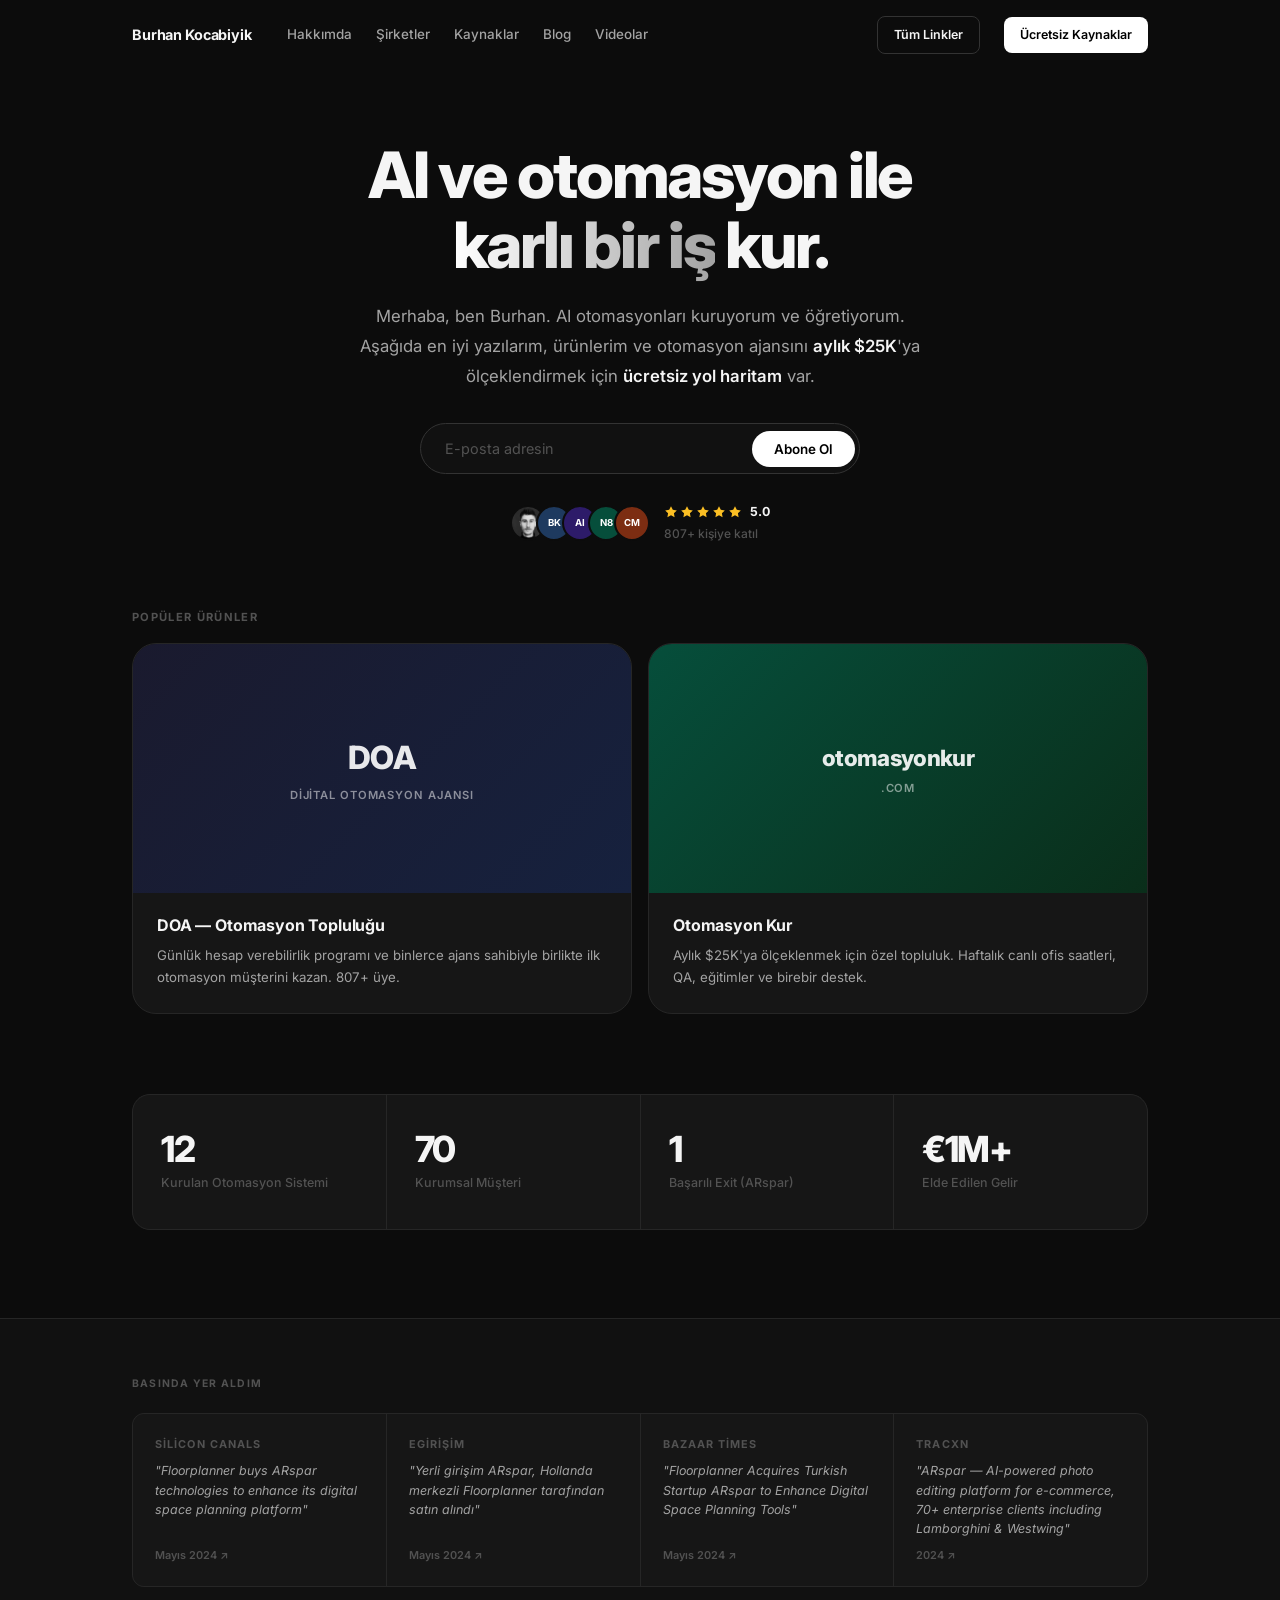
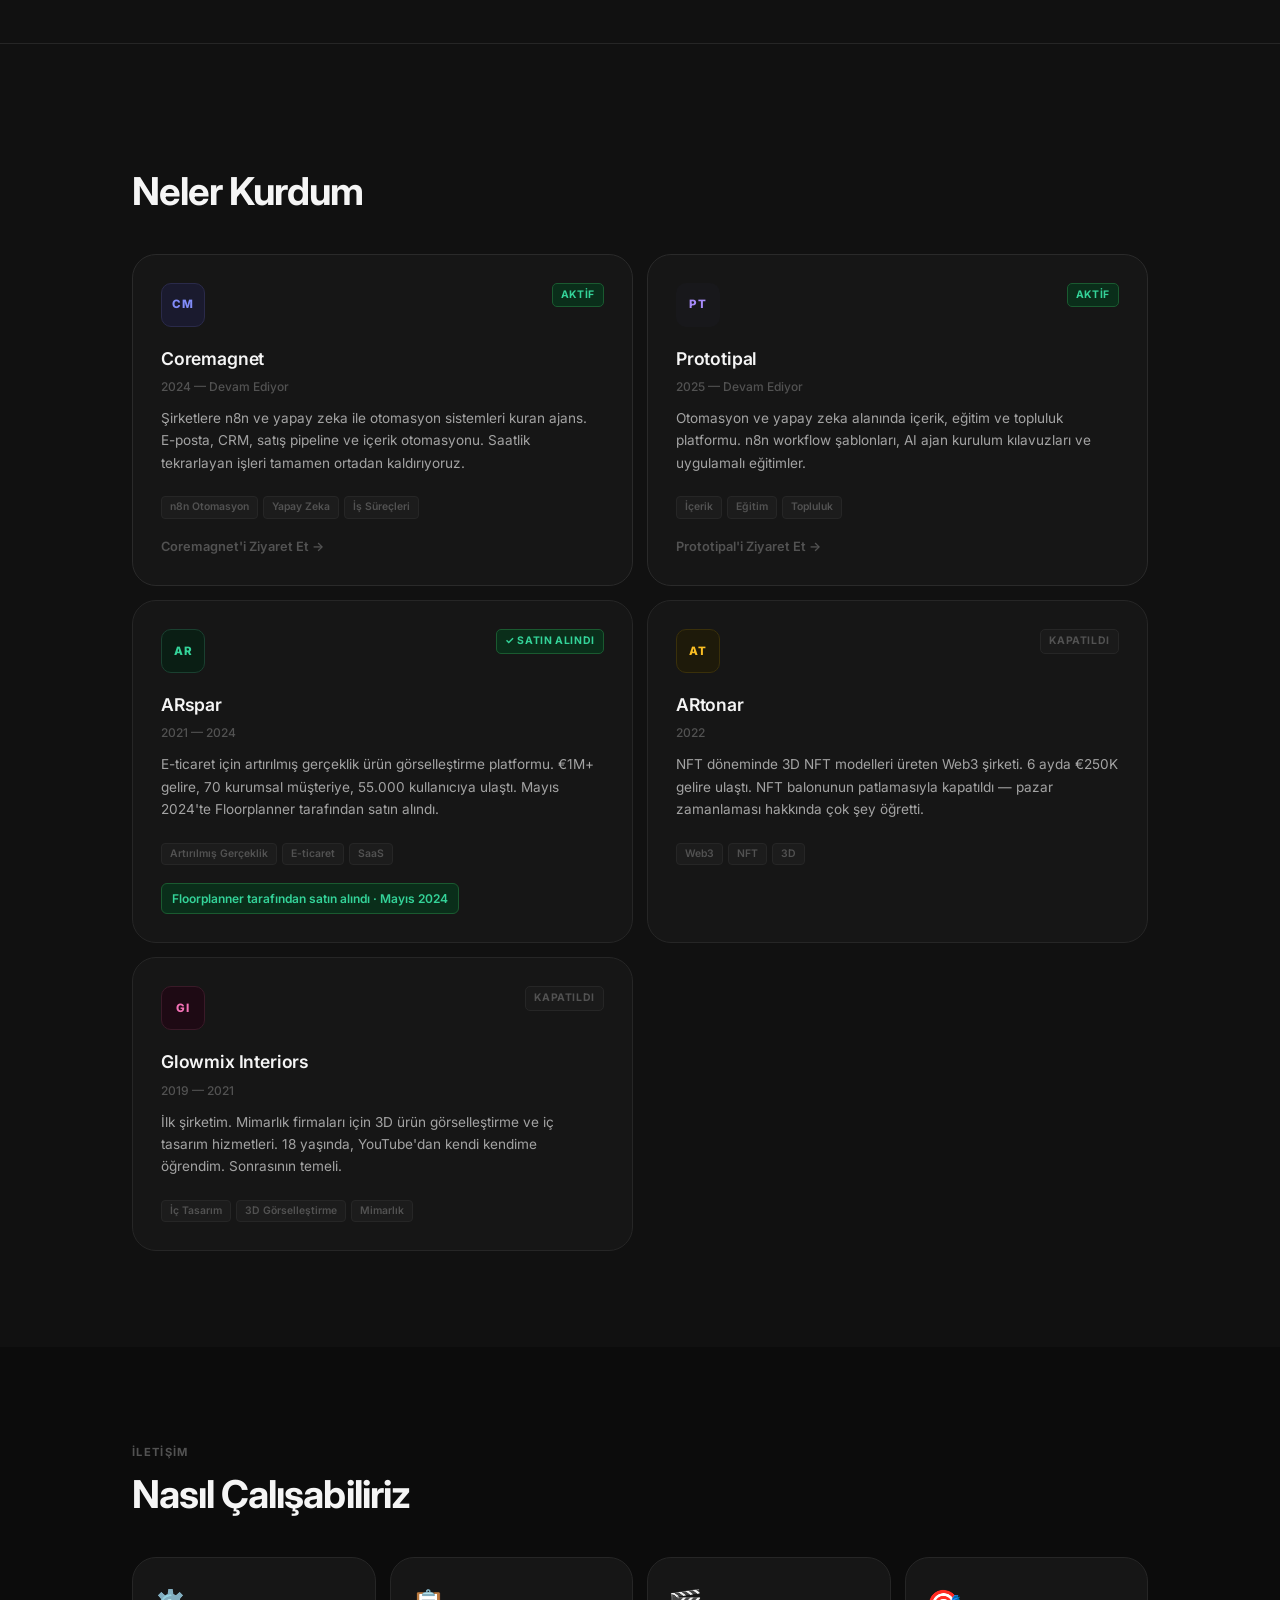
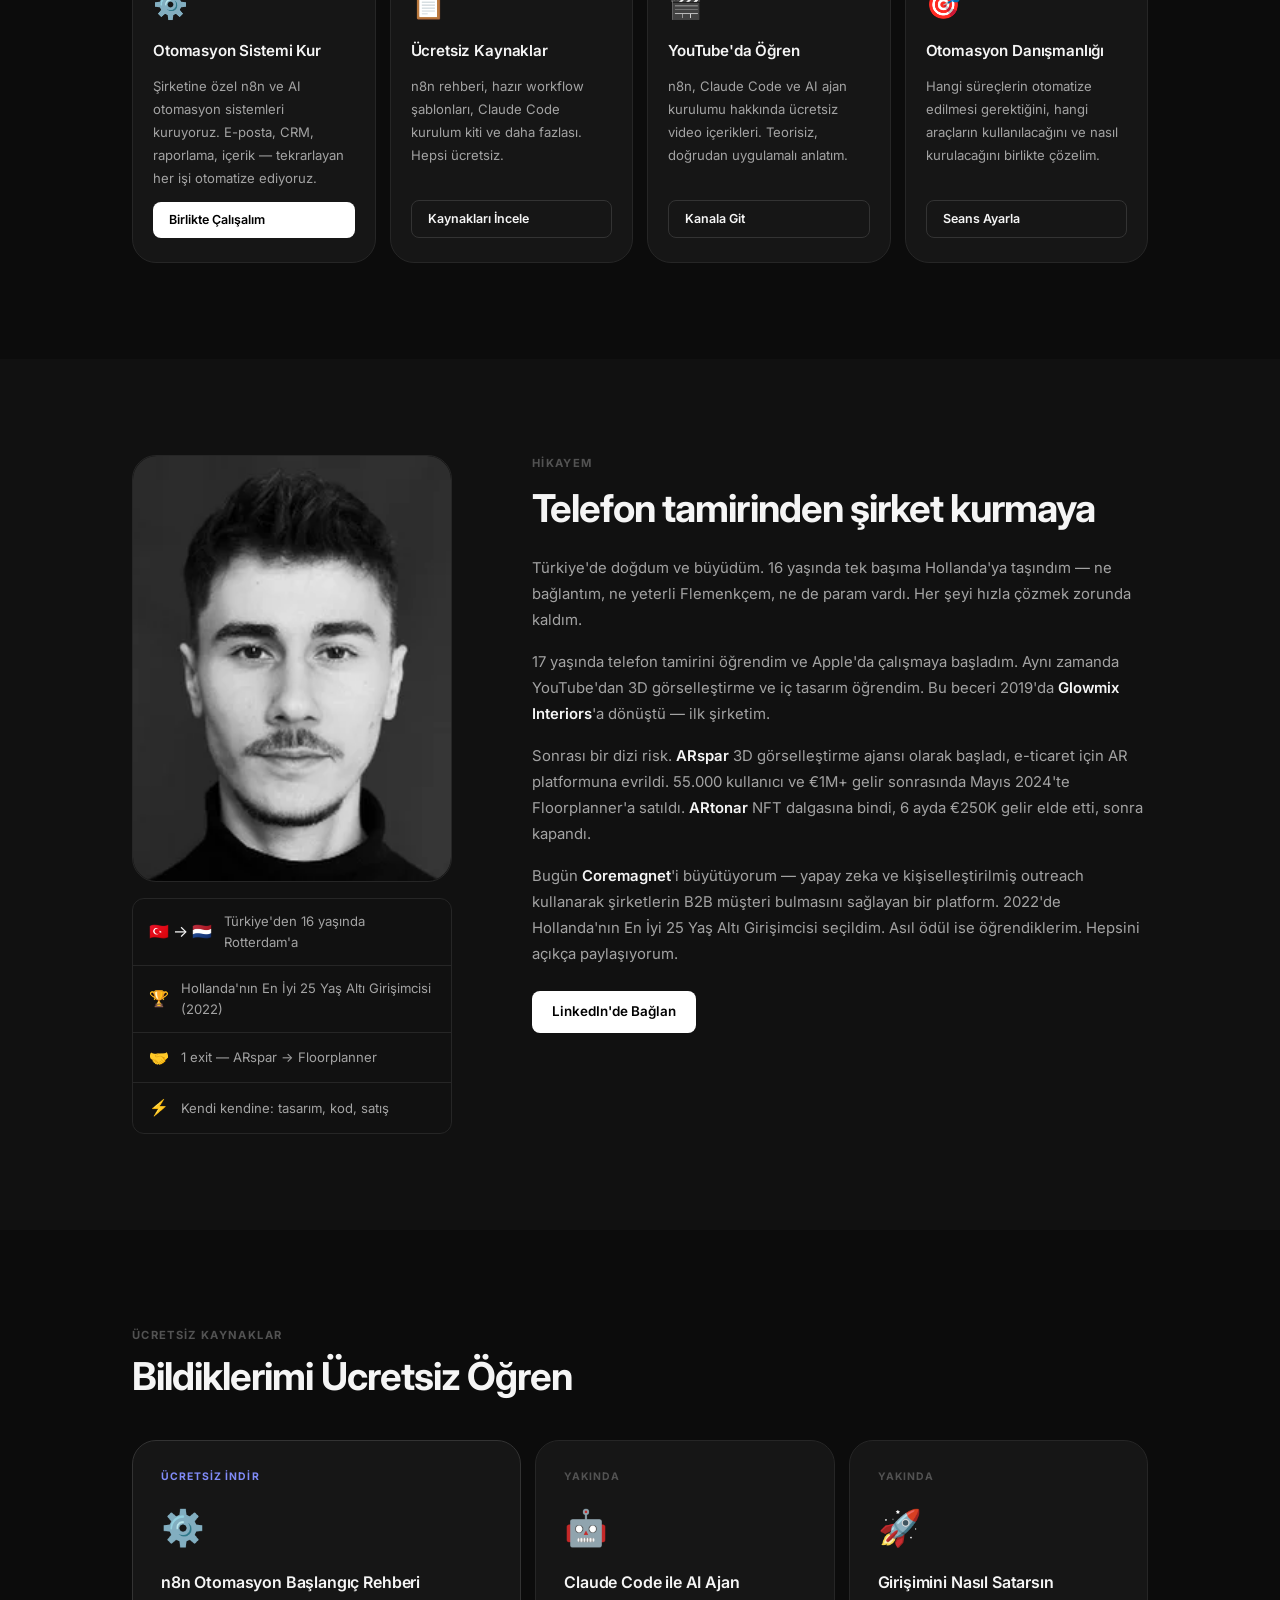
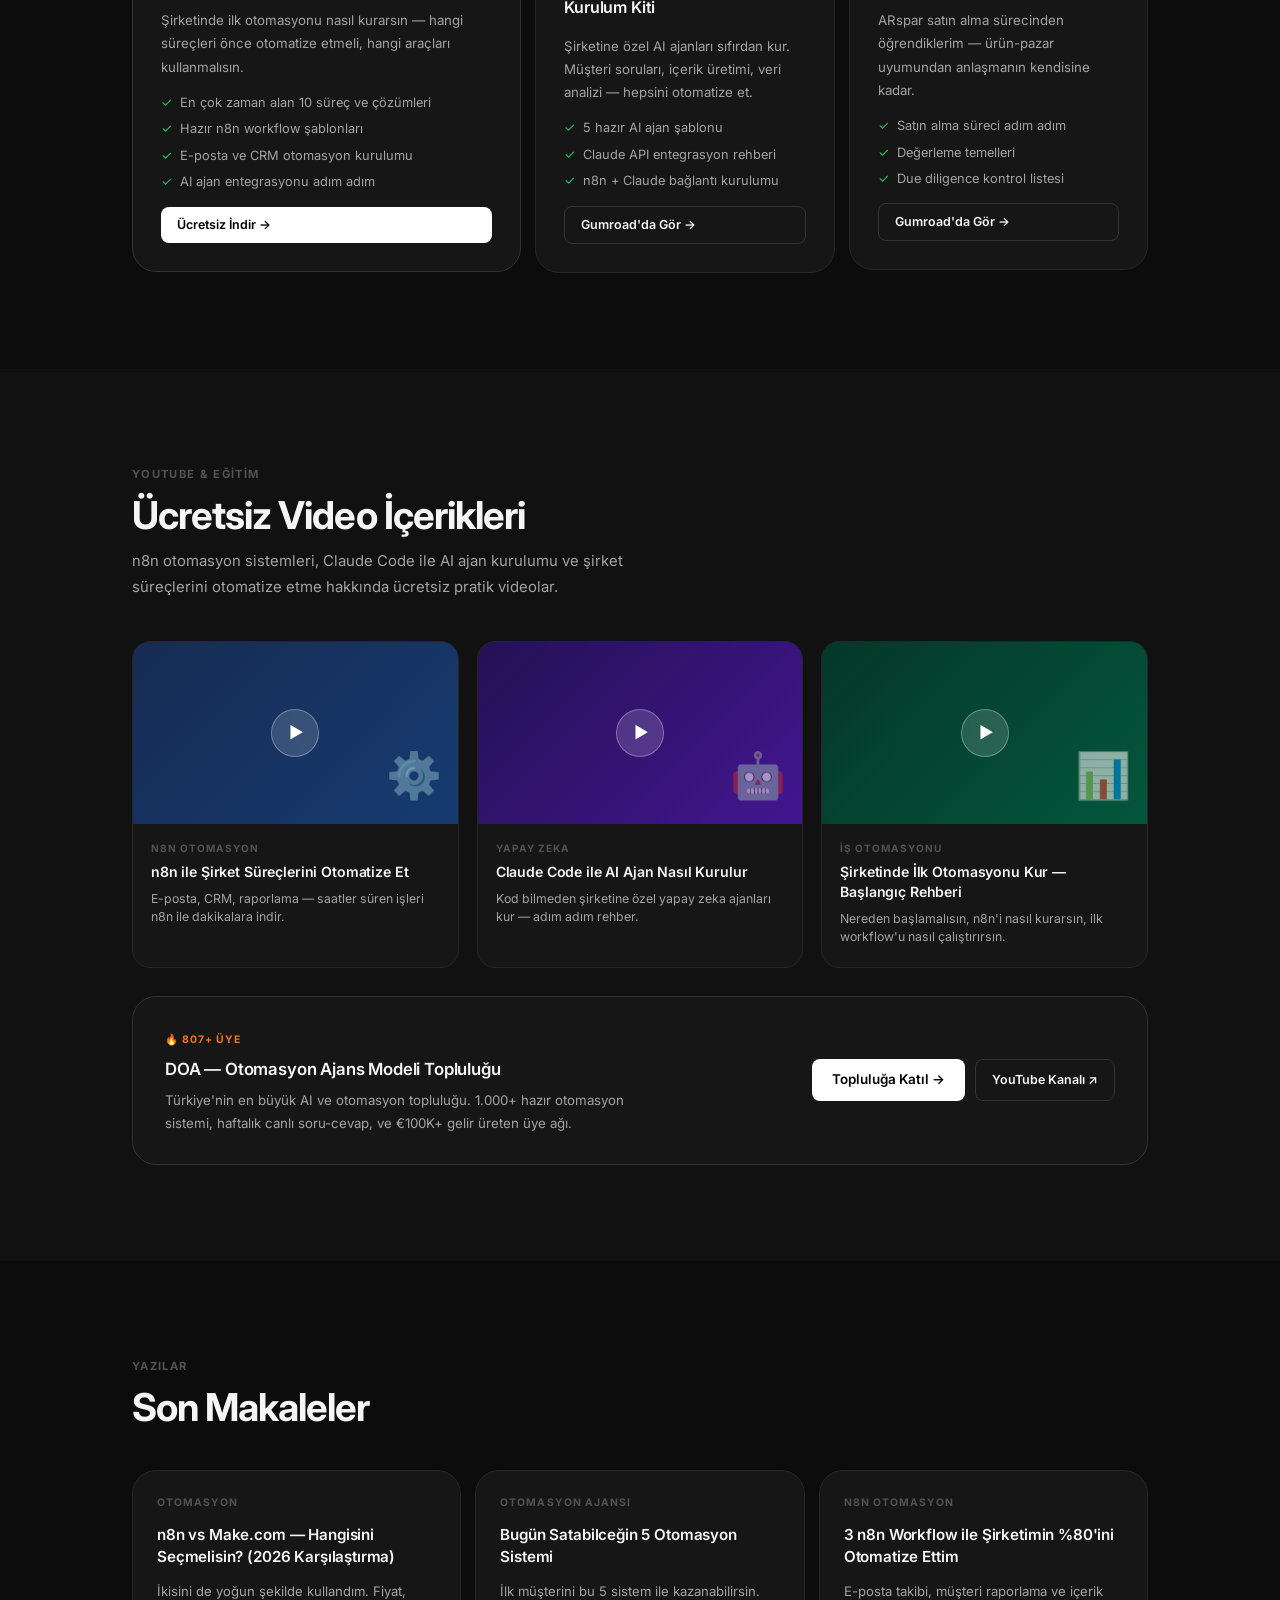
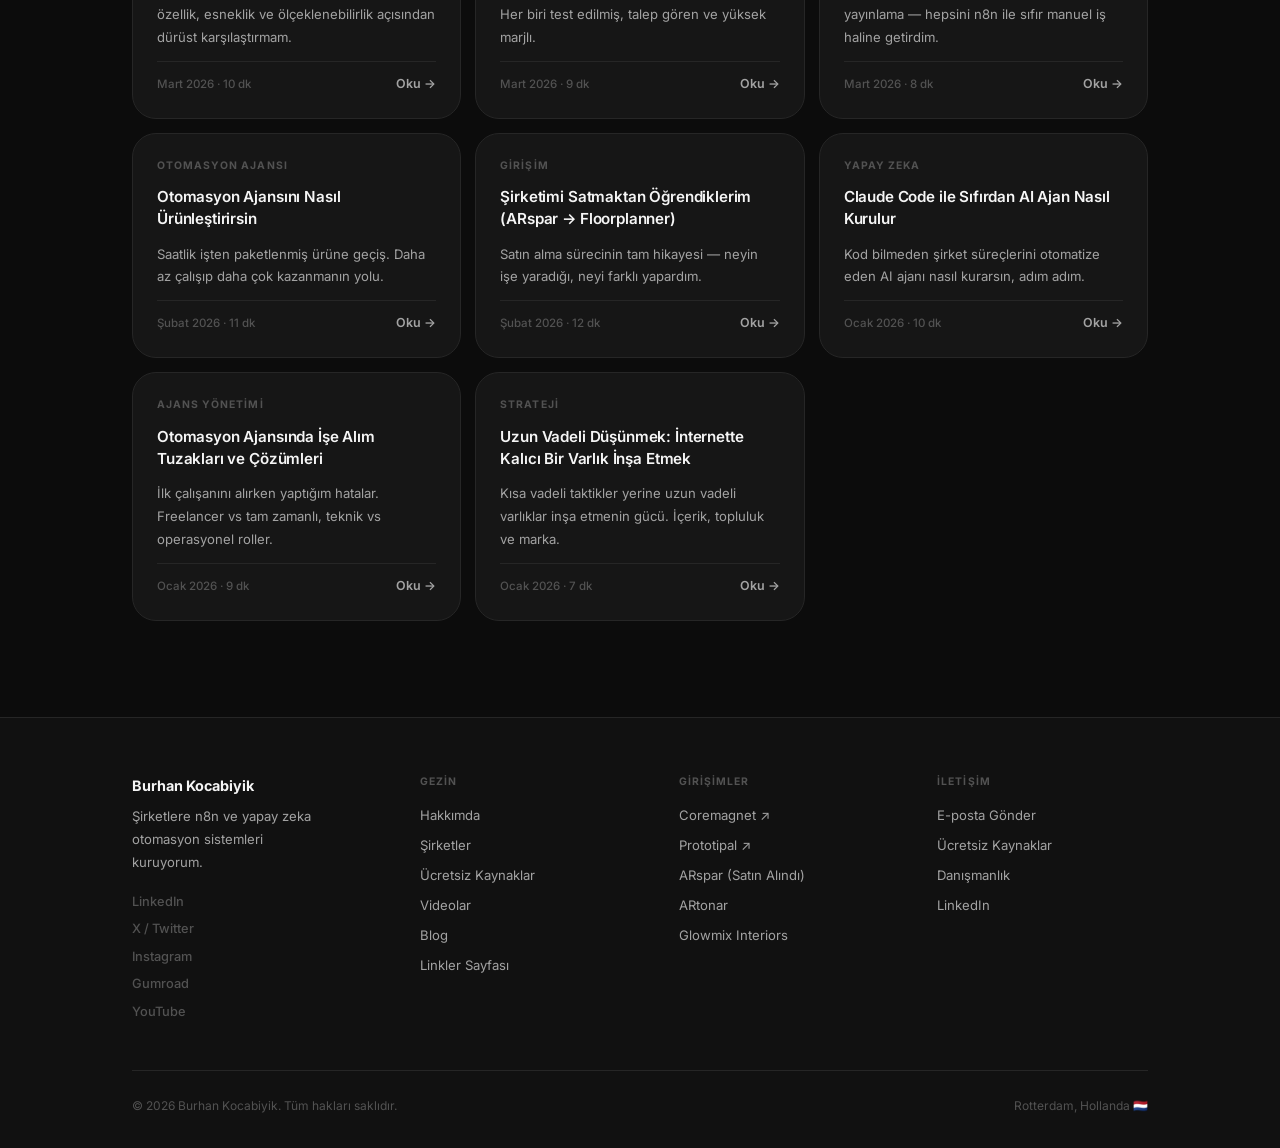
<file: index.html>
<!DOCTYPE html>
<html lang="tr">
<head>
  <meta charset="UTF-8">
  <meta name="viewport" content="width=device-width, initial-scale=1.0">
  <title>Burhan Kocabiyik — Otomasyon Çözümleri & Girişimci</title>
  <meta name="description" content="Burhan Kocabiyik, şirketlere n8n ve yapay zeka otomasyon sistemleri kuruyor. ARspar'ı Floorplanner'a sattı. Coremagnet ile işletmelerin saatlik işlerini dakikalara indiriyor.">
  <link rel="preconnect" href="https://fonts.googleapis.com">
  <link rel="preconnect" href="https://fonts.gstatic.com" crossorigin>
  <link href="https://fonts.googleapis.com/css2?family=Inter:wght@400;500;600;700;800&display=swap" rel="stylesheet">
  <link rel="stylesheet" href="/style.css">
</head>
<body>

<!-- NAV -->
<nav class="nav" id="nav">
  <div class="nav-inner">
    <a href="index.html" class="nav-logo">Burhan Kocabiyik</a>
    <div class="nav-links" id="nav-links">
      <a href="#about">Hakkımda</a>
      <a href="#ventures">Şirketler</a>
      <a href="#resources">Kaynaklar</a>
      <a href="#blog">Blog</a>
      <a href="#videos">Videolar</a>
    </div>
    <a href="links.html" class="btn btn-ghost btn-sm" style="margin-left:auto">Tüm Linkler</a>
    <a href="https://benburhan.gumroad.com" target="_blank" class="btn btn-white btn-sm">Ücretsiz Kaynaklar</a>
    <button class="nav-toggle" id="nav-toggle"><span></span><span></span><span></span></button>
  </div>
</nav>

<!-- HERO -->
<section class="hero hero-centered">
  <div class="container">
    <div class="hero-center-content" data-anim>
      <h1>AI ve otomasyon ile<br><span class="hero-accent">karlı bir iş</span> kur.</h1>
      <p class="hero-sub-center">
        Merhaba, ben Burhan. AI otomasyonları kuruyorum ve öğretiyorum. Aşağıda en iyi yazılarım, ürünlerim ve otomasyon ajansını <strong>aylık $25K</strong>'ya ölçeklendirmek için <strong>ücretsiz yol haritam</strong> var.
      </p>
      <form class="hero-subscribe" onsubmit="event.preventDefault(); this.querySelector('.hero-sub-btn').textContent='Gönderildi!'; this.querySelector('.hero-sub-btn').style.background='#22c55e'; this.querySelector('.hero-sub-btn').style.color='#fff';">
        <input type="email" placeholder="E-posta adresin" required class="hero-email-input">
        <button type="submit" class="hero-sub-btn">Abone Ol</button>
      </form>
      <div class="hero-social-proof">
        <div class="hero-avatars">
          <img src="/images/burhan-profile.webp" alt="üye" class="hero-avatar">
          <div class="hero-avatar hero-avatar-placeholder">BK</div>
          <div class="hero-avatar hero-avatar-placeholder" style="background:#2d1b69;">AI</div>
          <div class="hero-avatar hero-avatar-placeholder" style="background:#064e3b;">N8</div>
          <div class="hero-avatar hero-avatar-placeholder" style="background:#7c2d12;">CM</div>
        </div>
        <div class="hero-proof-text">
          <div class="hero-stars">
            <svg width="14" height="14" viewBox="0 0 24 24" fill="#FBBF24"><path d="M12 2l3.09 6.26L22 9.27l-5 4.87 1.18 6.88L12 17.77l-6.18 3.25L7 14.14 2 9.27l6.91-1.01L12 2z"/></svg>
            <svg width="14" height="14" viewBox="0 0 24 24" fill="#FBBF24"><path d="M12 2l3.09 6.26L22 9.27l-5 4.87 1.18 6.88L12 17.77l-6.18 3.25L7 14.14 2 9.27l6.91-1.01L12 2z"/></svg>
            <svg width="14" height="14" viewBox="0 0 24 24" fill="#FBBF24"><path d="M12 2l3.09 6.26L22 9.27l-5 4.87 1.18 6.88L12 17.77l-6.18 3.25L7 14.14 2 9.27l6.91-1.01L12 2z"/></svg>
            <svg width="14" height="14" viewBox="0 0 24 24" fill="#FBBF24"><path d="M12 2l3.09 6.26L22 9.27l-5 4.87 1.18 6.88L12 17.77l-6.18 3.25L7 14.14 2 9.27l6.91-1.01L12 2z"/></svg>
            <svg width="14" height="14" viewBox="0 0 24 24" fill="#FBBF24"><path d="M12 2l3.09 6.26L22 9.27l-5 4.87 1.18 6.88L12 17.77l-6.18 3.25L7 14.14 2 9.27l6.91-1.01L12 2z"/></svg>
            <span class="hero-rating">5.0</span>
          </div>
          <span class="hero-join-text">807+ kişiye katıl</span>
        </div>
      </div>
    </div>
  </div>
</section>

<!-- POPULAR PRODUCTS -->
<section class="popular-products">
  <div class="container">
    <p class="section-label" data-anim>Popüler Ürünler</p>
    <div class="products-grid" data-anim>
      <a href="https://www.skool.com/doa/about" target="_blank" class="product-card">
        <div class="product-thumb product-thumb-doa">
          <div class="product-thumb-inner">
            <span class="product-logo-text">DOA</span>
            <span class="product-logo-sub">Dijital Otomasyon Ajansı</span>
          </div>
        </div>
        <h3>DOA — Otomasyon Topluluğu</h3>
        <p>Günlük hesap verebilirlik programı ve binlerce ajans sahibiyle birlikte ilk otomasyon müşterini kazan. 807+ üye.</p>
      </a>
      <a href="https://otomasyonkur.com" target="_blank" class="product-card">
        <div class="product-thumb product-thumb-ok">
          <div class="product-thumb-inner">
            <span class="product-logo-text" style="font-size:1.4rem;">otomasyonkur</span>
            <span class="product-logo-sub">.com</span>
          </div>
        </div>
        <h3>Otomasyon Kur</h3>
        <p>Aylık $25K'ya ölçeklenmek için özel topluluk. Haftalık canlı ofis saatleri, QA, eğitimler ve birebir destek.</p>
      </a>
    </div>
  </div>
</section>

<!-- METRICS -->
<section class="metrics">
  <div class="container">
    <div class="metrics-row">
      <div class="metric" data-anim>
        <span class="metric-num" data-count="12">0</span>
        <span class="metric-label">Kurulan Otomasyon Sistemi</span>
      </div>
      <div class="metric" data-anim data-delay="80">
        <span class="metric-num" data-count="70">0</span>
        <span class="metric-label">Kurumsal Müşteri</span>
      </div>
      <div class="metric" data-anim data-delay="160">
        <span class="metric-num" data-count="1">0</span>
        <span class="metric-label">Başarılı Exit (ARspar)</span>
      </div>
      <div class="metric" data-anim data-delay="240">
        <span class="metric-num">€1M+</span>
        <span class="metric-label">Elde Edilen Gelir</span>
      </div>
    </div>
  </div>
</section>

<!-- PRESS -->
<section class="press-bar">
  <div class="container">
    <p class="press-bar-label" data-anim>Basında Yer Aldım</p>
    <div class="press-items" data-anim data-delay="80">
      <a href="https://siliconcanals.com/rotterdam-floorplanner-buys-arspar/" target="_blank" class="press-item">
        <span class="press-pub">Silicon Canals</span>
        <span class="press-hl">"Floorplanner buys ARspar technologies to enhance its digital space planning platform"</span>
        <span class="press-yr">Mayıs 2024 ↗</span>
      </a>
      <a href="https://egirisim.com/2024/05/17/yerli-girisim-arspar-hollanda-merkezli-floorplanner-tarafindan-satin-alindi/" target="_blank" class="press-item">
        <span class="press-pub">eGirişim</span>
        <span class="press-hl">"Yerli girişim ARspar, Hollanda merkezli Floorplanner tarafından satın alındı"</span>
        <span class="press-yr">Mayıs 2024 ↗</span>
      </a>
      <a href="https://bazaartimes.com/floorplanner-acquires-turkish-startup-arspar-to-enhance-digital-space-planning-tools/" target="_blank" class="press-item">
        <span class="press-pub">Bazaar Times</span>
        <span class="press-hl">"Floorplanner Acquires Turkish Startup ARspar to Enhance Digital Space Planning Tools"</span>
        <span class="press-yr">Mayıs 2024 ↗</span>
      </a>
      <a href="https://tracxn.com/d/companies/arspar/__ETEYqISSZmAOQ4RB2y45cDsrSdIc3R0jsTnDDonVL2w" target="_blank" class="press-item">
        <span class="press-pub">Tracxn</span>
        <span class="press-hl">"ARspar — AI-powered photo editing platform for e-commerce, 70+ enterprise clients including Lamborghini & Westwing"</span>
        <span class="press-yr">2024 ↗</span>
      </a>
    </div>
  </div>
</section>

<!-- VENTURES -->
<section class="section-alt" id="ventures">
  <div class="container">
    <p class="section-label" data-anim>Portföy</p>
    <h2 data-anim style="margin-bottom:40px">Neler Kurdum</h2>
    <div class="ventures-grid">

      <div class="venture venture-active" data-anim>
        <div class="venture-top">
          <div class="venture-mark vm-cm">CM</div>
          <span class="venture-badge vb-active">Aktif</span>
        </div>
        <div>
          <h3>Coremagnet</h3>
          <p class="venture-yr">2024 — Devam Ediyor</p>
          <p class="venture-desc">Şirketlere n8n ve yapay zeka ile otomasyon sistemleri kuran ajans. E-posta, CRM, satış pipeline ve içerik otomasyonu. Saatlik tekrarlayan işleri tamamen ortadan kaldırıyoruz.</p>
        </div>
        <div class="venture-chips">
          <span class="chip">n8n Otomasyon</span><span class="chip">Yapay Zeka</span><span class="chip">İş Süreçleri</span>
        </div>
        <a href="https://coremagnetb2b.com" target="_blank" class="venture-link">Coremagnet'i Ziyaret Et →</a>
      </div>

      <div class="venture venture-active" data-anim data-delay="80">
        <div class="venture-top">
          <div class="venture-mark" style="background:#18181b;color:#a78bfa;">PT</div>
          <span class="venture-badge vb-active">Aktif</span>
        </div>
        <div>
          <h3>Prototipal</h3>
          <p class="venture-yr">2025 — Devam Ediyor</p>
          <p class="venture-desc">Otomasyon ve yapay zeka alanında içerik, eğitim ve topluluk platformu. n8n workflow şablonları, AI ajan kurulum kılavuzları ve uygulamalı eğitimler.</p>
        </div>
        <div class="venture-chips">
          <span class="chip">İçerik</span><span class="chip">Eğitim</span><span class="chip">Topluluk</span>
        </div>
        <a href="https://prototipal.com" target="_blank" class="venture-link">Prototipal'i Ziyaret Et →</a>
      </div>

      <div class="venture" data-anim data-delay="160">
        <div class="venture-top">
          <div class="venture-mark vm-ar">AR</div>
          <span class="venture-badge vb-acquired">✓ Satın Alındı</span>
        </div>
        <div>
          <h3>ARspar</h3>
          <p class="venture-yr">2021 — 2024</p>
          <p class="venture-desc">E-ticaret için artırılmış gerçeklik ürün görselleştirme platformu. €1M+ gelire, 70 kurumsal müşteriye, 55.000 kullanıcıya ulaştı. Mayıs 2024'te Floorplanner tarafından satın alındı.</p>
        </div>
        <div class="venture-chips">
          <span class="chip">Artırılmış Gerçeklik</span><span class="chip">E-ticaret</span><span class="chip">SaaS</span>
        </div>
        <span class="venture-exit">Floorplanner tarafından satın alındı · Mayıs 2024</span>
      </div>

      <div class="venture" data-anim data-delay="240">
        <div class="venture-top">
          <div class="venture-mark vm-at">AT</div>
          <span class="venture-badge vb-closed">Kapatıldı</span>
        </div>
        <div>
          <h3>ARtonar</h3>
          <p class="venture-yr">2022</p>
          <p class="venture-desc">NFT döneminde 3D NFT modelleri üreten Web3 şirketi. 6 ayda €250K gelire ulaştı. NFT balonunun patlamasıyla kapatıldı — pazar zamanlaması hakkında çok şey öğretti.</p>
        </div>
        <div class="venture-chips">
          <span class="chip">Web3</span><span class="chip">NFT</span><span class="chip">3D</span>
        </div>
      </div>

      <div class="venture" data-anim data-delay="320">
        <div class="venture-top">
          <div class="venture-mark vm-gm">GI</div>
          <span class="venture-badge vb-closed">Kapatıldı</span>
        </div>
        <div>
          <h3>Glowmix Interiors</h3>
          <p class="venture-yr">2019 — 2021</p>
          <p class="venture-desc">İlk şirketim. Mimarlık firmaları için 3D ürün görselleştirme ve iç tasarım hizmetleri. 18 yaşında, YouTube'dan kendi kendime öğrendim. Sonrasının temeli.</p>
        </div>
        <div class="venture-chips">
          <span class="chip">İç Tasarım</span><span class="chip">3D Görselleştirme</span><span class="chip">Mimarlık</span>
        </div>
      </div>

    </div>
  </div>
</section>

<!-- CONNECT -->
<section>
  <div class="container">
    <p class="section-label" data-anim>İletişim</p>
    <h2 data-anim style="margin-bottom:40px">Nasıl Çalışabiliriz</h2>
    <div class="connect-grid">
      <div class="connect-card" data-anim>
        <div class="connect-icon">⚙️</div>
        <h3>Otomasyon Sistemi Kur</h3>
        <p>Şirketine özel n8n ve AI otomasyon sistemleri kuruyoruz. E-posta, CRM, raporlama, içerik — tekrarlayan her işi otomatize ediyoruz.</p>
        <a href="https://coremagnetb2b.com" target="_blank" class="btn btn-white btn-sm">Birlikte Çalışalım</a>
      </div>
      <div class="connect-card" data-anim data-delay="80">
        <div class="connect-icon">📋</div>
        <h3>Ücretsiz Kaynaklar</h3>
        <p>n8n rehberi, hazır workflow şablonları, Claude Code kurulum kiti ve daha fazlası. Hepsi ücretsiz.</p>
        <a href="https://benburhan.gumroad.com" target="_blank" class="btn btn-ghost btn-sm">Kaynakları İncele</a>
      </div>
      <div class="connect-card" data-anim data-delay="160">
        <div class="connect-icon">🎬</div>
        <h3>YouTube'da Öğren</h3>
        <p>n8n, Claude Code ve AI ajan kurulumu hakkında ücretsiz video içerikleri. Teorisiz, doğrudan uygulamalı anlatım.</p>
        <a href="https://www.youtube.com/@burhan.kocabiyik" target="_blank" class="btn btn-ghost btn-sm">Kanala Git</a>
      </div>
      <div class="connect-card" data-anim data-delay="240">
        <div class="connect-icon">🎯</div>
        <h3>Otomasyon Danışmanlığı</h3>
        <p>Hangi süreçlerin otomatize edilmesi gerektiğini, hangi araçların kullanılacağını ve nasıl kurulacağını birlikte çözelim.</p>
        <a href="mailto:burhan.kocabiyik@coremagnetb2b.com" class="btn btn-ghost btn-sm">Seans Ayarla</a>
      </div>
    </div>
  </div>
</section>

<!-- ABOUT -->
<section class="section-alt" id="about">
  <div class="container">
    <div class="about-grid">
      <div class="about-left" data-anim>
        <div class="about-photo-wrap">
          <img src="/images/burhan-profile.webp" alt="Burhan Kocabiyik" style="width:100%;height:100%;object-fit:cover;border-radius:inherit;filter:grayscale(20%)">
        </div>
        <div class="about-meta">
          <div class="meta-row">
            <span class="meta-icon">🇹🇷 → 🇳🇱</span>
            <span class="meta-text">Türkiye'den 16 yaşında Rotterdam'a</span>
          </div>
          <div class="meta-row">
            <span class="meta-icon">🏆</span>
            <span class="meta-text">Hollanda'nın En İyi 25 Yaş Altı Girişimcisi (2022)</span>
          </div>
          <div class="meta-row">
            <span class="meta-icon">🤝</span>
            <span class="meta-text">1 exit — ARspar → Floorplanner</span>
          </div>
          <div class="meta-row">
            <span class="meta-icon">⚡</span>
            <span class="meta-text">Kendi kendine: tasarım, kod, satış</span>
          </div>
        </div>
      </div>
      <div class="about-right" data-anim data-delay="150">
        <span class="eyebrow">Hikayem</span>
        <h2>Telefon tamirinden şirket kurmaya</h2>
        <p>Türkiye'de doğdum ve büyüdüm. 16 yaşında tek başıma Hollanda'ya taşındım — ne bağlantım, ne yeterli Flemenkçem, ne de param vardı. Her şeyi hızla çözmek zorunda kaldım.</p>
        <p>17 yaşında telefon tamirini öğrendim ve Apple'da çalışmaya başladım. Aynı zamanda YouTube'dan 3D görselleştirme ve iç tasarım öğrendim. Bu beceri 2019'da <strong>Glowmix Interiors</strong>'a dönüştü — ilk şirketim.</p>
        <p>Sonrası bir dizi risk. <strong>ARspar</strong> 3D görselleştirme ajansı olarak başladı, e-ticaret için AR platformuna evrildi. 55.000 kullanıcı ve €1M+ gelir sonrasında Mayıs 2024'te Floorplanner'a satıldı. <strong>ARtonar</strong> NFT dalgasına bindi, 6 ayda €250K gelir elde etti, sonra kapandı.</p>
        <p>Bugün <strong>Coremagnet</strong>'i büyütüyorum — yapay zeka ve kişiselleştirilmiş outreach kullanarak şirketlerin B2B müşteri bulmasını sağlayan bir platform. 2022'de Hollanda'nın En İyi 25 Yaş Altı Girişimcisi seçildim. Asıl ödül ise öğrendiklerim. Hepsini açıkça paylaşıyorum.</p>
        <a href="https://www.linkedin.com/in/burhankocabiyik/" target="_blank" class="btn btn-white" style="margin-top:8px">LinkedIn'de Bağlan</a>
      </div>
    </div>
  </div>
</section>

<!-- FREE RESOURCES -->
<section id="resources">
  <div class="container">
    <p class="section-label" data-anim>Ücretsiz Kaynaklar</p>
    <h2 data-anim style="margin-bottom:40px">Bildiklerimi Ücretsiz Öğren</h2>
    <div class="resources-grid">

      <div class="resource resource-main" data-anim>
        <span class="resource-tag">Ücretsiz İndir</span>
        <div class="resource-icon">⚙️</div>
        <h3>n8n Otomasyon Başlangıç Rehberi</h3>
        <p>Şirketinde ilk otomasyonu nasıl kurarsın — hangi süreçleri önce otomatize etmeli, hangi araçları kullanmalısın.</p>
        <ul class="resource-list">
          <li><span>✓</span> En çok zaman alan 10 süreç ve çözümleri</li>
          <li><span>✓</span> Hazır n8n workflow şablonları</li>
          <li><span>✓</span> E-posta ve CRM otomasyon kurulumu</li>
          <li><span>✓</span> AI ajan entegrasyonu adım adım</li>
        </ul>
        <a href="https://benburhan.gumroad.com" target="_blank" class="btn btn-white btn-sm">Ücretsiz İndir →</a>
      </div>

      <div class="resource" data-anim data-delay="100">
        <span class="resource-tag">Yakında</span>
        <div class="resource-icon">🤖</div>
        <h3>Claude Code ile AI Ajan Kurulum Kiti</h3>
        <p>Şirketine özel AI ajanları sıfırdan kur. Müşteri soruları, içerik üretimi, veri analizi — hepsini otomatize et.</p>
        <ul class="resource-list">
          <li><span>✓</span> 5 hazır AI ajan şablonu</li>
          <li><span>✓</span> Claude API entegrasyon rehberi</li>
          <li><span>✓</span> n8n + Claude bağlantı kurulumu</li>
        </ul>
        <a href="https://benburhan.gumroad.com" target="_blank" class="btn btn-ghost btn-sm">Gumroad'da Gör →</a>
      </div>

      <div class="resource" data-anim data-delay="200">
        <span class="resource-tag">Yakında</span>
        <div class="resource-icon">🚀</div>
        <h3>Girişimini Nasıl Satarsın</h3>
        <p>ARspar satın alma sürecinden öğrendiklerim — ürün-pazar uyumundan anlaşmanın kendisine kadar.</p>
        <ul class="resource-list">
          <li><span>✓</span> Satın alma süreci adım adım</li>
          <li><span>✓</span> Değerleme temelleri</li>
          <li><span>✓</span> Due diligence kontrol listesi</li>
        </ul>
        <a href="https://benburhan.gumroad.com" target="_blank" class="btn btn-ghost btn-sm">Gumroad'da Gör →</a>
      </div>

    </div>
  </div>
</section>

<!-- VIDEOS -->
<section class="section-alt" id="videos">
  <div class="container">
    <p class="section-label" data-anim>YouTube &amp; Eğitim</p>
    <h2 data-anim style="margin-bottom:10px">Ücretsiz Video İçerikleri</h2>
    <p class="section-sub" data-anim>n8n otomasyon sistemleri, Claude Code ile AI ajan kurulumu ve şirket süreçlerini otomatize etme hakkında ücretsiz pratik videolar.</p>
    <div class="video-grid">

      <a href="https://www.youtube.com/@burhan.kocabiyik" target="_blank" class="video-card" data-anim>
        <div class="video-thumb video-thumb-blue" style="background-image:url('https://images.unsplash.com/photo-1518186285589-2f7649de83e0?w=800&q=75&auto=format&fit=crop')">
          <div class="video-icon">⚙️</div>
          <div class="play-btn">▶</div>
        </div>
        <div class="video-meta">
          <span class="video-tag">n8n Otomasyon</span>
          <h3 class="video-title">n8n ile Şirket Süreçlerini Otomatize Et</h3>
          <p class="video-desc">E-posta, CRM, raporlama — saatler süren işleri n8n ile dakikalara indir.</p>
        </div>
      </a>

      <a href="https://www.youtube.com/@burhan.kocabiyik" target="_blank" class="video-card" data-anim data-delay="80">
        <div class="video-thumb video-thumb-purple" style="background-image:url('https://images.unsplash.com/photo-1677442135703-1787eea5ce01?w=800&q=75&auto=format&fit=crop')">
          <div class="video-icon">🤖</div>
          <div class="play-btn">▶</div>
        </div>
        <div class="video-meta">
          <span class="video-tag">Yapay Zeka</span>
          <h3 class="video-title">Claude Code ile AI Ajan Nasıl Kurulur</h3>
          <p class="video-desc">Kod bilmeden şirketine özel yapay zeka ajanları kur — adım adım rehber.</p>
        </div>
      </a>

      <a href="https://www.youtube.com/@burhan.kocabiyik" target="_blank" class="video-card" data-anim data-delay="160">
        <div class="video-thumb video-thumb-green" style="background-image:url('https://images.unsplash.com/photo-1551288049-bebda4e38f71?w=800&q=75&auto=format&fit=crop')">
          <div class="video-icon">📊</div>
          <div class="play-btn">▶</div>
        </div>
        <div class="video-meta">
          <span class="video-tag">İş Otomasyonu</span>
          <h3 class="video-title">Şirketinde İlk Otomasyonu Kur — Başlangıç Rehberi</h3>
          <p class="video-desc">Nereden başlamalısın, n8n'i nasıl kurarsın, ilk workflow'u nasıl çalıştırırsın.</p>
        </div>
      </a>

    </div>

    <div class="video-community" data-anim>
      <div class="community-text">
        <span class="community-badge">🔥 807+ Üye</span>
        <h3>DOA — Otomasyon Ajans Modeli Topluluğu</h3>
        <p>Türkiye'nin en büyük AI ve otomasyon topluluğu. 1.000+ hazır otomasyon sistemi, haftalık canlı soru-cevap, ve €100K+ gelir üreten üye ağı.</p>
      </div>
      <div class="community-actions">
        <a href="https://www.skool.com/doa/about" target="_blank" class="btn btn-white">Topluluğa Katıl →</a>
        <a href="https://www.youtube.com/@burhan.kocabiyik" target="_blank" class="btn btn-ghost btn-sm">YouTube Kanalı ↗</a>
      </div>
    </div>

  </div>
</section>

<!-- BLOG -->
<section id="blog">
  <div class="container">
    <p class="section-label" data-anim>Yazılar</p>
    <h2 data-anim style="margin-bottom:40px">Son Makaleler</h2>
    <div class="blog-grid">

      <div class="post" data-anim>
        <span class="post-cat">Otomasyon</span>
        <h3>n8n vs Make.com — Hangisini Seçmelisin? (2026 Karşılaştırma)</h3>
        <p>İkisini de yoğun şekilde kullandım. Fiyat, özellik, esneklik ve ölçeklenebilirlik açısından dürüst karşılaştırmam.</p>
        <div class="post-foot">
          <span class="post-meta">Mart 2026 · 10 dk</span>
          <a href="blog-n8n-vs-make.html" class="post-read">Oku →</a>
        </div>
      </div>

      <div class="post" data-anim data-delay="80">
        <span class="post-cat">Otomasyon Ajansı</span>
        <h3>Bugün Satabilceğin 5 Otomasyon Sistemi</h3>
        <p>İlk müşterini bu 5 sistem ile kazanabilirsin. Her biri test edilmiş, talep gören ve yüksek marjlı.</p>
        <div class="post-foot">
          <span class="post-meta">Mart 2026 · 9 dk</span>
          <a href="blog-5-otomasyon-sistemi.html" class="post-read">Oku →</a>
        </div>
      </div>

      <div class="post" data-anim data-delay="160">
        <span class="post-cat">n8n Otomasyon</span>
        <h3>3 n8n Workflow ile Şirketimin %80'ini Otomatize Ettim</h3>
        <p>E-posta takibi, müşteri raporlama ve içerik yayınlama — hepsini n8n ile sıfır manuel iş haline getirdim.</p>
        <div class="post-foot">
          <span class="post-meta">Mart 2026 · 8 dk</span>
          <a href="blog-n8n-otomasyon.html" class="post-read">Oku →</a>
        </div>
      </div>

      <div class="post" data-anim>
        <span class="post-cat">Otomasyon Ajansı</span>
        <h3>Otomasyon Ajansını Nasıl Ürünleştirirsin</h3>
        <p>Saatlik işten paketlenmiş ürüne geçiş. Daha az çalışıp daha çok kazanmanın yolu.</p>
        <div class="post-foot">
          <span class="post-meta">Şubat 2026 · 11 dk</span>
          <a href="blog-otomasyon-ajansini-urunlestir.html" class="post-read">Oku →</a>
        </div>
      </div>

      <div class="post" data-anim data-delay="80">
        <span class="post-cat">Girişim</span>
        <h3>Şirketimi Satmaktan Öğrendiklerim (ARspar → Floorplanner)</h3>
        <p>Satın alma sürecinin tam hikayesi — neyin işe yaradığı, neyi farklı yapardım.</p>
        <div class="post-foot">
          <span class="post-meta">Şubat 2026 · 12 dk</span>
          <a href="blog-arspar-satis.html" class="post-read">Oku →</a>
        </div>
      </div>

      <div class="post" data-anim data-delay="160">
        <span class="post-cat">Yapay Zeka</span>
        <h3>Claude Code ile Sıfırdan AI Ajan Nasıl Kurulur</h3>
        <p>Kod bilmeden şirket süreçlerini otomatize eden AI ajanı nasıl kurarsın, adım adım.</p>
        <div class="post-foot">
          <span class="post-meta">Ocak 2026 · 10 dk</span>
          <a href="blog-claude-code-ajan.html" class="post-read">Oku →</a>
        </div>
      </div>

      <div class="post" data-anim>
        <span class="post-cat">Ajans Yönetimi</span>
        <h3>Otomasyon Ajansında İşe Alım Tuzakları ve Çözümleri</h3>
        <p>İlk çalışanını alırken yaptığım hatalar. Freelancer vs tam zamanlı, teknik vs operasyonel roller.</p>
        <div class="post-foot">
          <span class="post-meta">Ocak 2026 · 9 dk</span>
          <a href="blog-ise-alim-tuzaklari.html" class="post-read">Oku →</a>
        </div>
      </div>

      <div class="post" data-anim data-delay="80">
        <span class="post-cat">Strateji</span>
        <h3>Uzun Vadeli Düşünmek: İnternette Kalıcı Bir Varlık İnşa Etmek</h3>
        <p>Kısa vadeli taktikler yerine uzun vadeli varlıklar inşa etmenin gücü. İçerik, topluluk ve marka.</p>
        <div class="post-foot">
          <span class="post-meta">Ocak 2026 · 7 dk</span>
          <a href="blog-uzun-vadeli-dusunmek.html" class="post-read">Oku →</a>
        </div>
      </div>

    </div>
  </div>
</section>

<!-- FOOTER -->
<footer class="site-footer">
  <div class="container">
    <div class="footer-grid">
      <div class="footer-brand">
        <span class="footer-brand-name">Burhan Kocabiyik</span>
        <p>Şirketlere n8n ve yapay zeka otomasyon sistemleri kuruyorum.</p>
        <div class="footer-socials">
          <a href="https://www.linkedin.com/in/burhankocabiyik/" target="_blank">LinkedIn</a>
          <a href="https://x.com/Techburhan" target="_blank">X / Twitter</a>
          <a href="https://www.instagram.com/benburhankocabiyik/" target="_blank">Instagram</a>
          <a href="https://benburhan.gumroad.com" target="_blank">Gumroad</a>
          <a href="https://www.youtube.com/@burhan.kocabiyik" target="_blank">YouTube</a>
        </div>
      </div>
      <div class="footer-col">
        <h4>Gezin</h4>
        <a href="#about">Hakkımda</a>
        <a href="#ventures">Şirketler</a>
        <a href="#resources">Ücretsiz Kaynaklar</a>
        <a href="#videos">Videolar</a>
        <a href="#blog">Blog</a>
        <a href="links.html">Linkler Sayfası</a>
      </div>
      <div class="footer-col">
        <h4>Girişimler</h4>
        <a href="https://coremagnetb2b.com" target="_blank">Coremagnet ↗</a>
        <a href="https://prototipal.com" target="_blank">Prototipal ↗</a>
        <a href="#">ARspar (Satın Alındı)</a>
        <a href="#">ARtonar</a>
        <a href="#">Glowmix Interiors</a>
      </div>
      <div class="footer-col">
        <h4>İletişim</h4>
        <a href="mailto:burhan.kocabiyik@coremagnetb2b.com">E-posta Gönder</a>
        <a href="https://benburhan.gumroad.com" target="_blank">Ücretsiz Kaynaklar</a>
        <a href="mailto:burhan.kocabiyik@coremagnetb2b.com">Danışmanlık</a>
        <a href="https://www.linkedin.com/in/burhankocabiyik/" target="_blank">LinkedIn</a>
      </div>
    </div>
    <div class="footer-bottom">
      <p>© 2026 Burhan Kocabiyik. Tüm hakları saklıdır.</p>
      <p>Rotterdam, Hollanda 🇳🇱</p>
    </div>
  </div>
</footer>

<button class="scroll-top" id="scroll-top">↑</button>

<script src="/script.js"></script>
</body>
</html>
</file>
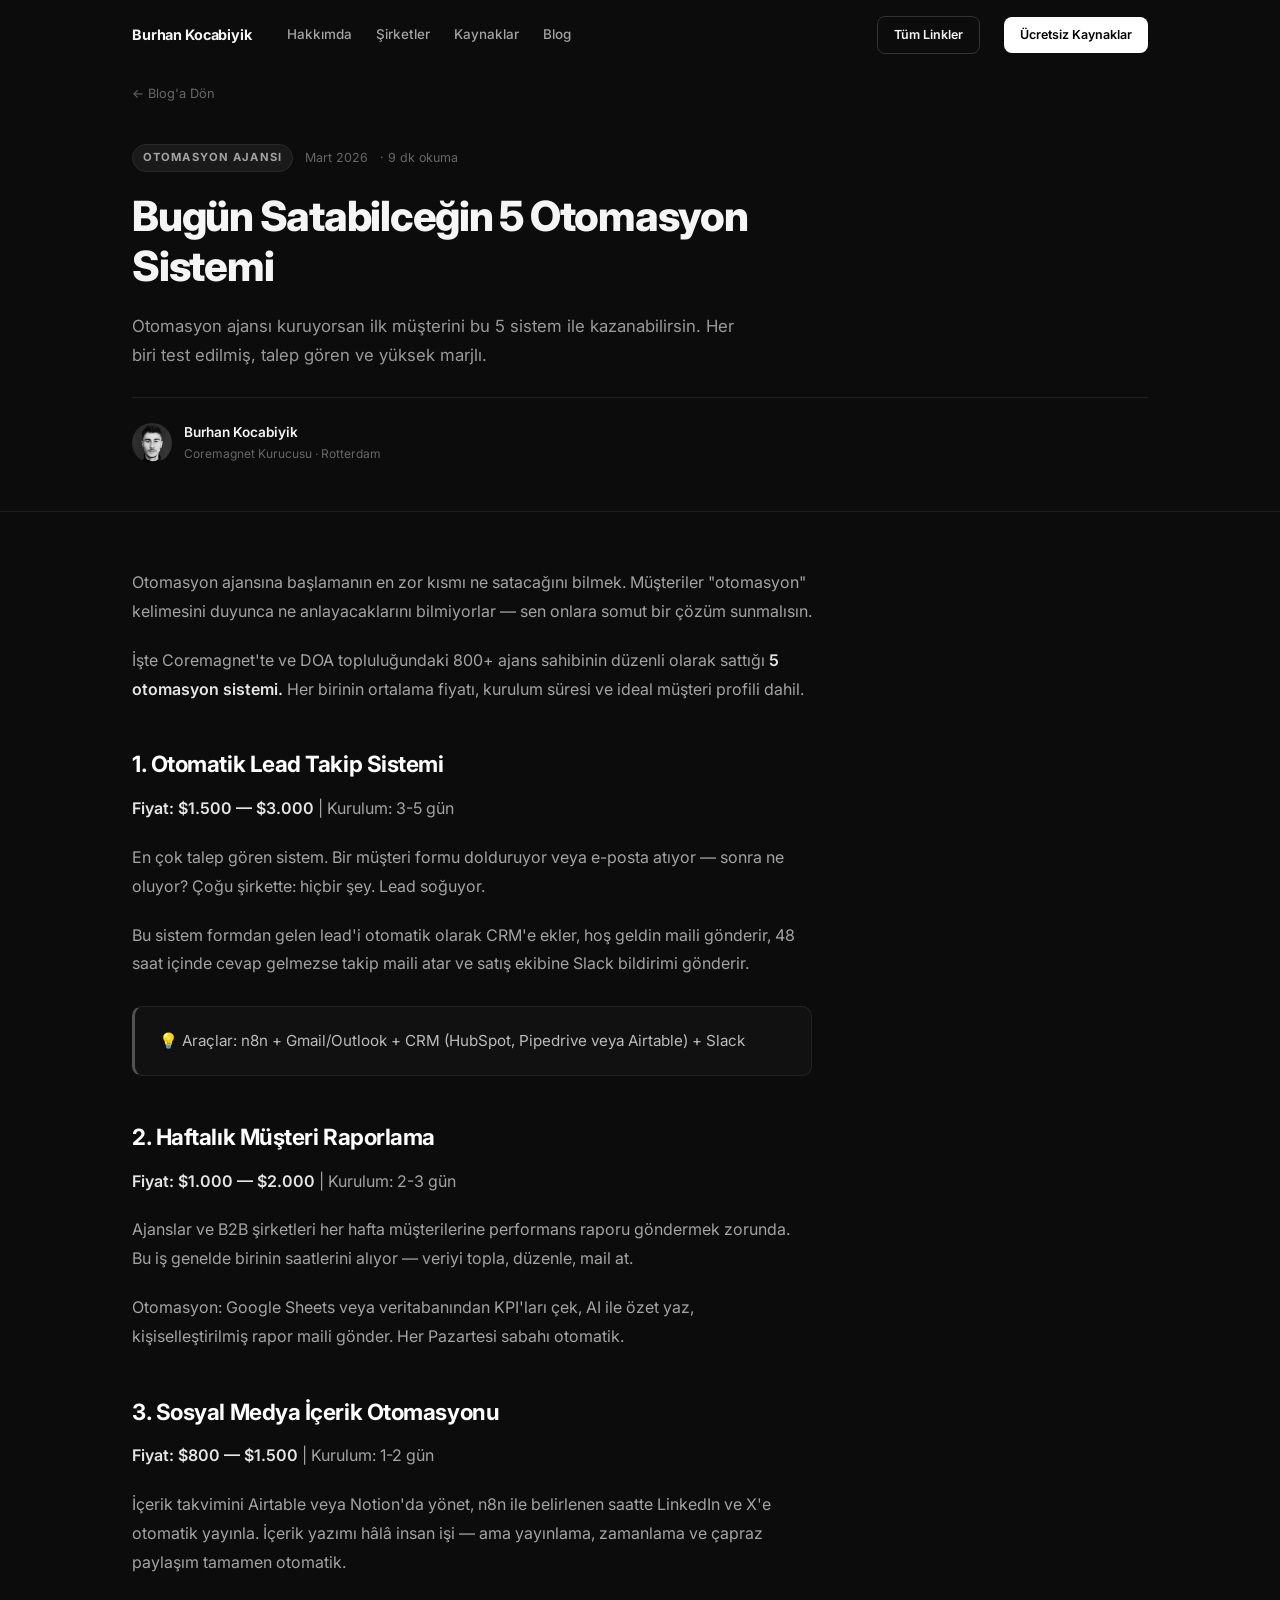
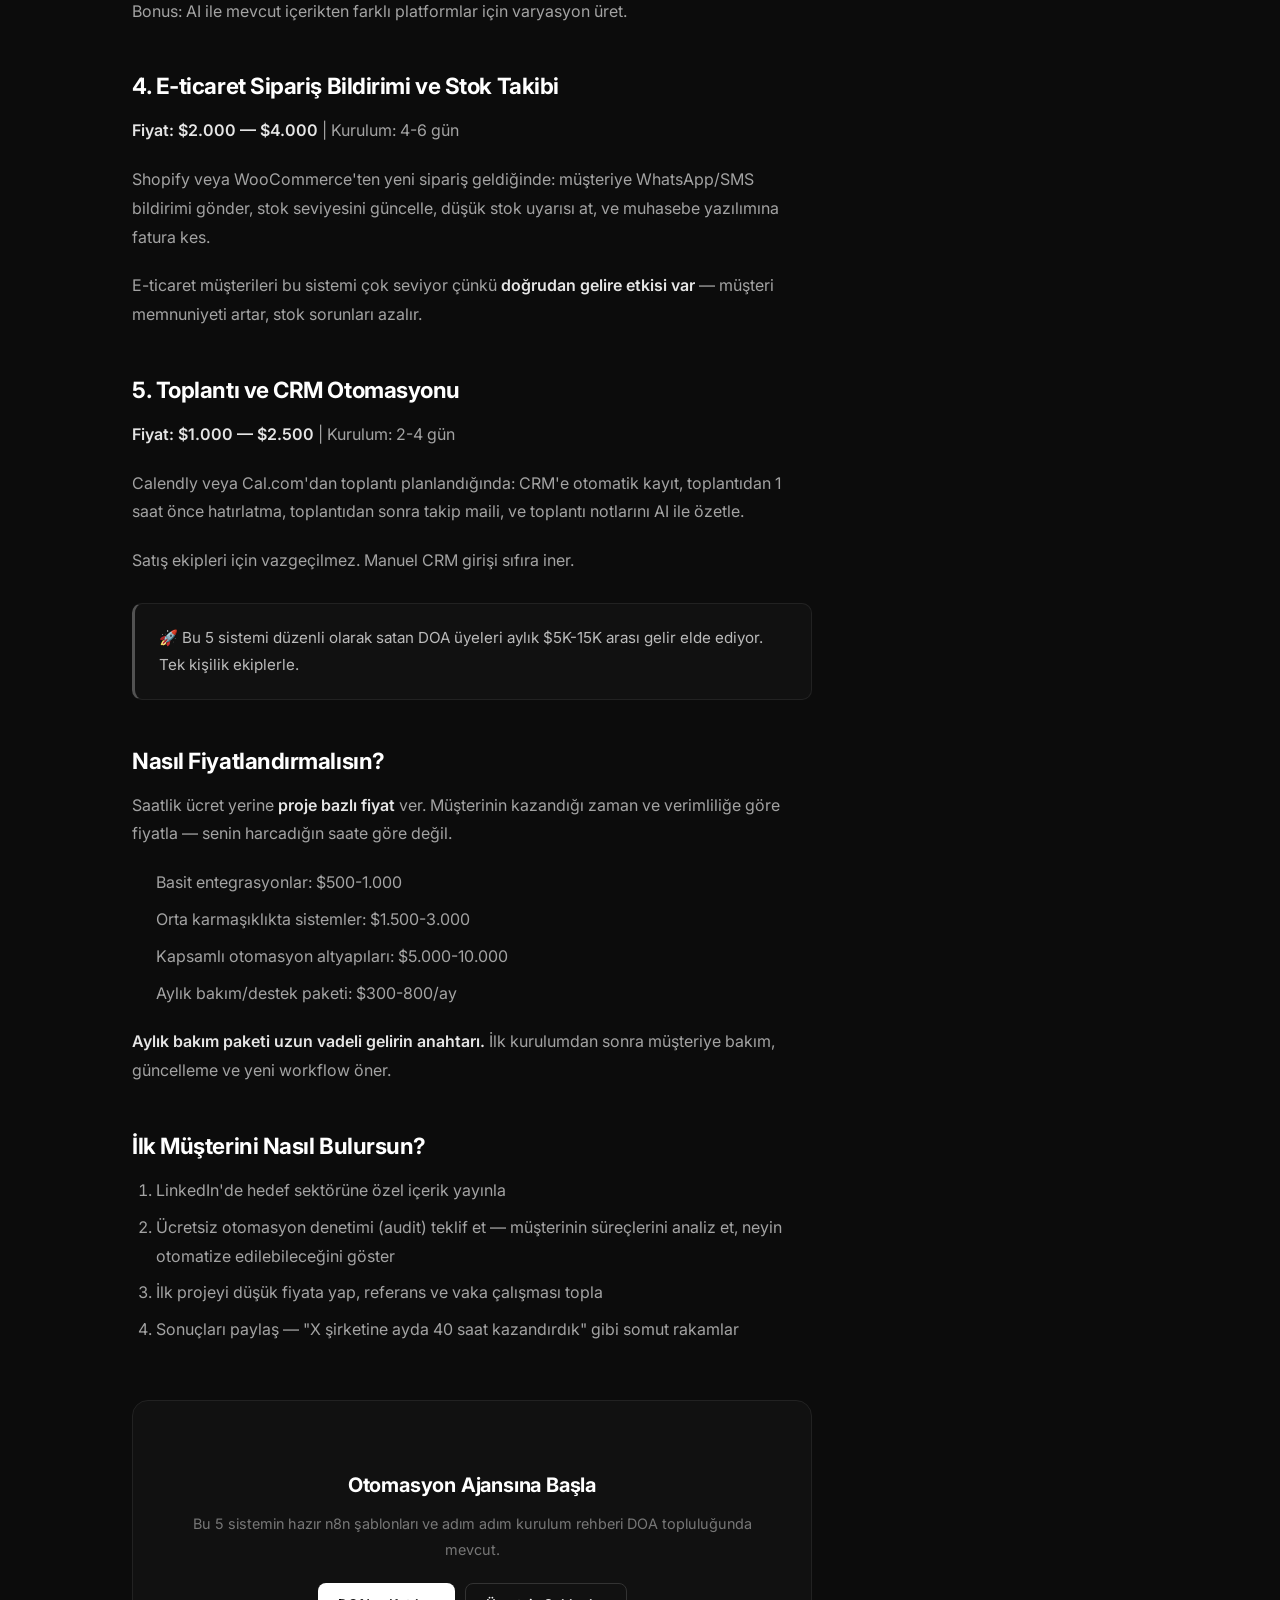
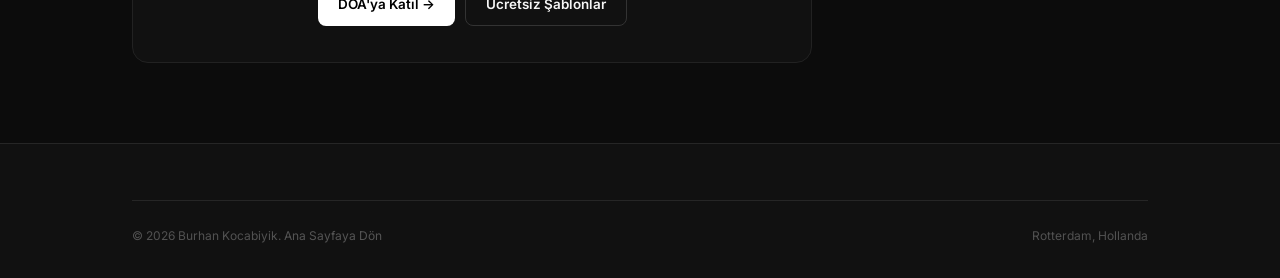
<file: blog-5-otomasyon-sistemi.html>
<!DOCTYPE html>
<html lang="tr">
<head>
  <meta charset="UTF-8">
  <meta name="viewport" content="width=device-width, initial-scale=1.0">
  <title>Bugün Satabilceğin 5 Otomasyon Sistemi — Burhan Kocabiyik</title>
  <meta name="description" content="Otomasyon ajansı kuruyorsan ilk müşterini bu 5 sistem ile kazanabilirsin. Her biri test edilmiş, talep gören ve yüksek marjlı.">
  <link rel="preconnect" href="https://fonts.googleapis.com">
  <link rel="preconnect" href="https://fonts.gstatic.com" crossorigin>
  <link href="https://fonts.googleapis.com/css2?family=Inter:wght@400;500;600;700;800&display=swap" rel="stylesheet">
  <link rel="stylesheet" href="/style.css">
  <style>
    .blog-hero { padding: 80px 0 48px; border-bottom: 1px solid #222; }
    .blog-meta-row { display: flex; align-items: center; gap: 12px; margin-bottom: 20px; flex-wrap: wrap; }
    .blog-cat { font-size: 0.7rem; font-weight: 700; letter-spacing: 0.1em; text-transform: uppercase; color: #a3a3a3; background: #1a1a1a; border: 1px solid #2a2a2a; padding: 4px 10px; border-radius: 20px; }
    .blog-date { font-size: 0.78rem; color: #666; }
    .blog-read { font-size: 0.78rem; color: #666; }
    .blog-hero h1 { font-size: clamp(1.7rem, 4vw, 2.6rem); font-weight: 800; letter-spacing: -0.03em; line-height: 1.2; margin-bottom: 20px; max-width: 760px; }
    .blog-hero-sub { font-size: 1.05rem; color: #999; line-height: 1.7; max-width: 620px; }
    .blog-author { display: flex; align-items: center; gap: 12px; margin-top: 28px; padding-top: 24px; border-top: 1px solid #1f1f1f; }
    .blog-author img { width: 40px; height: 40px; border-radius: 50%; object-fit: cover; object-position: center top; filter: grayscale(20%); }
    .blog-author-name { font-size: 0.85rem; font-weight: 600; }
    .blog-author-title { font-size: 0.75rem; color: #666; }
    .blog-content { padding: 56px 0 80px; max-width: 680px; }
    .blog-content h2 { font-size: 1.4rem; font-weight: 700; letter-spacing: -0.02em; margin: 48px 0 16px; color: #fff; }
    .blog-content h3 { font-size: 1.1rem; font-weight: 700; margin: 32px 0 12px; color: #e5e5e5; }
    .blog-content p { font-size: 1rem; color: #a3a3a3; line-height: 1.8; margin-bottom: 20px; }
    .blog-content strong { color: #e5e5e5; font-weight: 600; }
    .blog-content ul, .blog-content ol { margin: 0 0 20px 24px; color: #a3a3a3; line-height: 1.8; }
    .blog-content li { margin-bottom: 8px; font-size: 1rem; }
    .blog-callout { background: #111; border: 1px solid #222; border-left: 3px solid #525252; border-radius: 10px; padding: 20px 24px; margin: 28px 0; }
    .blog-callout p { margin: 0; color: #bbb; font-size: 0.95rem; }
    .blog-cta { background: #111; border: 1px solid #222; border-radius: 16px; padding: 36px 32px; margin: 56px 0 0; text-align: center; }
    .blog-cta h3 { font-size: 1.25rem; font-weight: 700; margin-bottom: 10px; color: #fff; }
    .blog-cta p { font-size: 0.9rem; color: #777; margin-bottom: 20px; }
    .blog-cta-btns { display: flex; gap: 10px; justify-content: center; flex-wrap: wrap; }
    .blog-back { display: inline-flex; align-items: center; gap: 6px; font-size: 0.8rem; color: #666; text-decoration: none; margin-bottom: 40px; transition: color 0.15s; }
    .blog-back:hover { color: #ccc; }
  </style>
</head>
<body>

<nav class="nav" id="nav">
  <div class="nav-inner">
    <a href="index.html" class="nav-logo">Burhan Kocabiyik</a>
    <div class="nav-links" id="nav-links">
      <a href="index.html#about">Hakkımda</a>
      <a href="index.html#ventures">Şirketler</a>
      <a href="index.html#resources">Kaynaklar</a>
      <a href="index.html#blog">Blog</a>
    </div>
    <a href="links.html" class="btn btn-ghost btn-sm" style="margin-left:auto">Tüm Linkler</a>
    <a href="https://benburhan.gumroad.com" target="_blank" class="btn btn-white btn-sm">Ücretsiz Kaynaklar</a>
    <button class="nav-toggle" id="nav-toggle"><span></span><span></span><span></span></button>
  </div>
</nav>

<div class="blog-hero">
  <div class="container">
    <a href="index.html#blog" class="blog-back">← Blog'a Dön</a>
    <div class="blog-meta-row">
      <span class="blog-cat">Otomasyon Ajansı</span>
      <span class="blog-date">Mart 2026</span>
      <span class="blog-read">· 9 dk okuma</span>
    </div>
    <h1>Bugün Satabilceğin 5 Otomasyon Sistemi</h1>
    <p class="blog-hero-sub">Otomasyon ajansı kuruyorsan ilk müşterini bu 5 sistem ile kazanabilirsin. Her biri test edilmiş, talep gören ve yüksek marjlı.</p>
    <div class="blog-author">
      <img src="/images/burhan-profile.webp" alt="Burhan Kocabiyik">
      <div>
        <div class="blog-author-name">Burhan Kocabiyik</div>
        <div class="blog-author-title">Coremagnet Kurucusu · Rotterdam</div>
      </div>
    </div>
  </div>
</div>

<div class="container">
  <div class="blog-content">

    <p>Otomasyon ajansına başlamanın en zor kısmı ne satacağını bilmek. Müşteriler "otomasyon" kelimesini duyunca ne anlayacaklarını bilmiyorlar — sen onlara somut bir çözüm sunmalısın.</p>

    <p>İşte Coremagnet'te ve DOA topluluğundaki 800+ ajans sahibinin düzenli olarak sattığı <strong>5 otomasyon sistemi.</strong> Her birinin ortalama fiyatı, kurulum süresi ve ideal müşteri profili dahil.</p>

    <h2>1. Otomatik Lead Takip Sistemi</h2>

    <p><strong>Fiyat: $1.500 — $3.000</strong> | Kurulum: 3-5 gün</p>

    <p>En çok talep gören sistem. Bir müşteri formu dolduruyor veya e-posta atıyor — sonra ne oluyor? Çoğu şirkette: hiçbir şey. Lead soğuyor.</p>

    <p>Bu sistem formdan gelen lead'i otomatik olarak CRM'e ekler, hoş geldin maili gönderir, 48 saat içinde cevap gelmezse takip maili atar ve satış ekibine Slack bildirimi gönderir.</p>

    <div class="blog-callout">
      <p>💡 Araçlar: n8n + Gmail/Outlook + CRM (HubSpot, Pipedrive veya Airtable) + Slack</p>
    </div>

    <h2>2. Haftalık Müşteri Raporlama</h2>

    <p><strong>Fiyat: $1.000 — $2.000</strong> | Kurulum: 2-3 gün</p>

    <p>Ajanslar ve B2B şirketleri her hafta müşterilerine performans raporu göndermek zorunda. Bu iş genelde birinin saatlerini alıyor — veriyi topla, düzenle, mail at.</p>

    <p>Otomasyon: Google Sheets veya veritabanından KPI'ları çek, AI ile özet yaz, kişiselleştirilmiş rapor maili gönder. Her Pazartesi sabahı otomatik.</p>

    <h2>3. Sosyal Medya İçerik Otomasyonu</h2>

    <p><strong>Fiyat: $800 — $1.500</strong> | Kurulum: 1-2 gün</p>

    <p>İçerik takvimini Airtable veya Notion'da yönet, n8n ile belirlenen saatte LinkedIn ve X'e otomatik yayınla. İçerik yazımı hâlâ insan işi — ama yayınlama, zamanlama ve çapraz paylaşım tamamen otomatik.</p>

    <p>Bonus: AI ile mevcut içerikten farklı platformlar için varyasyon üret.</p>

    <h2>4. E-ticaret Sipariş Bildirimi ve Stok Takibi</h2>

    <p><strong>Fiyat: $2.000 — $4.000</strong> | Kurulum: 4-6 gün</p>

    <p>Shopify veya WooCommerce'ten yeni sipariş geldiğinde: müşteriye WhatsApp/SMS bildirimi gönder, stok seviyesini güncelle, düşük stok uyarısı at, ve muhasebe yazılımına fatura kes.</p>

    <p>E-ticaret müşterileri bu sistemi çok seviyor çünkü <strong>doğrudan gelire etkisi var</strong> — müşteri memnuniyeti artar, stok sorunları azalır.</p>

    <h2>5. Toplantı ve CRM Otomasyonu</h2>

    <p><strong>Fiyat: $1.000 — $2.500</strong> | Kurulum: 2-4 gün</p>

    <p>Calendly veya Cal.com'dan toplantı planlandığında: CRM'e otomatik kayıt, toplantıdan 1 saat önce hatırlatma, toplantıdan sonra takip maili, ve toplantı notlarını AI ile özetle.</p>

    <p>Satış ekipleri için vazgeçilmez. Manuel CRM girişi sıfıra iner.</p>

    <div class="blog-callout">
      <p>🚀 Bu 5 sistemi düzenli olarak satan DOA üyeleri aylık $5K-15K arası gelir elde ediyor. Tek kişilik ekiplerle.</p>
    </div>

    <h2>Nasıl Fiyatlandırmalısın?</h2>

    <p>Saatlik ücret yerine <strong>proje bazlı fiyat</strong> ver. Müşterinin kazandığı zaman ve verimliliğe göre fiyatla — senin harcadığın saate göre değil.</p>

    <ul>
      <li>Basit entegrasyonlar: $500-1.000</li>
      <li>Orta karmaşıklıkta sistemler: $1.500-3.000</li>
      <li>Kapsamlı otomasyon altyapıları: $5.000-10.000</li>
      <li>Aylık bakım/destek paketi: $300-800/ay</li>
    </ul>

    <p><strong>Aylık bakım paketi uzun vadeli gelirin anahtarı.</strong> İlk kurulumdan sonra müşteriye bakım, güncelleme ve yeni workflow öner.</p>

    <h2>İlk Müşterini Nasıl Bulursun?</h2>

    <ol>
      <li>LinkedIn'de hedef sektörüne özel içerik yayınla</li>
      <li>Ücretsiz otomasyon denetimi (audit) teklif et — müşterinin süreçlerini analiz et, neyin otomatize edilebileceğini göster</li>
      <li>İlk projeyi düşük fiyata yap, referans ve vaka çalışması topla</li>
      <li>Sonuçları paylaş — "X şirketine ayda 40 saat kazandırdık" gibi somut rakamlar</li>
    </ol>

    <div class="blog-cta">
      <h3>Otomasyon Ajansına Başla</h3>
      <p>Bu 5 sistemin hazır n8n şablonları ve adım adım kurulum rehberi DOA topluluğunda mevcut.</p>
      <div class="blog-cta-btns">
        <a href="https://www.skool.com/doa/about" target="_blank" class="btn btn-white">DOA'ya Katıl →</a>
        <a href="https://benburhan.gumroad.com" target="_blank" class="btn btn-ghost">Ücretsiz Şablonlar</a>
      </div>
    </div>

  </div>
</div>

<footer class="site-footer">
  <div class="container">
    <div class="footer-bottom">
      <p>© 2026 Burhan Kocabiyik. <a href="index.html" style="color:#555;text-decoration:none;">Ana Sayfaya Dön</a></p>
      <p>Rotterdam, Hollanda</p>
    </div>
  </div>
</footer>

<button class="scroll-top" id="scroll-top">↑</button>
<script src="/script.js"></script>
</body>
</html>
</file>
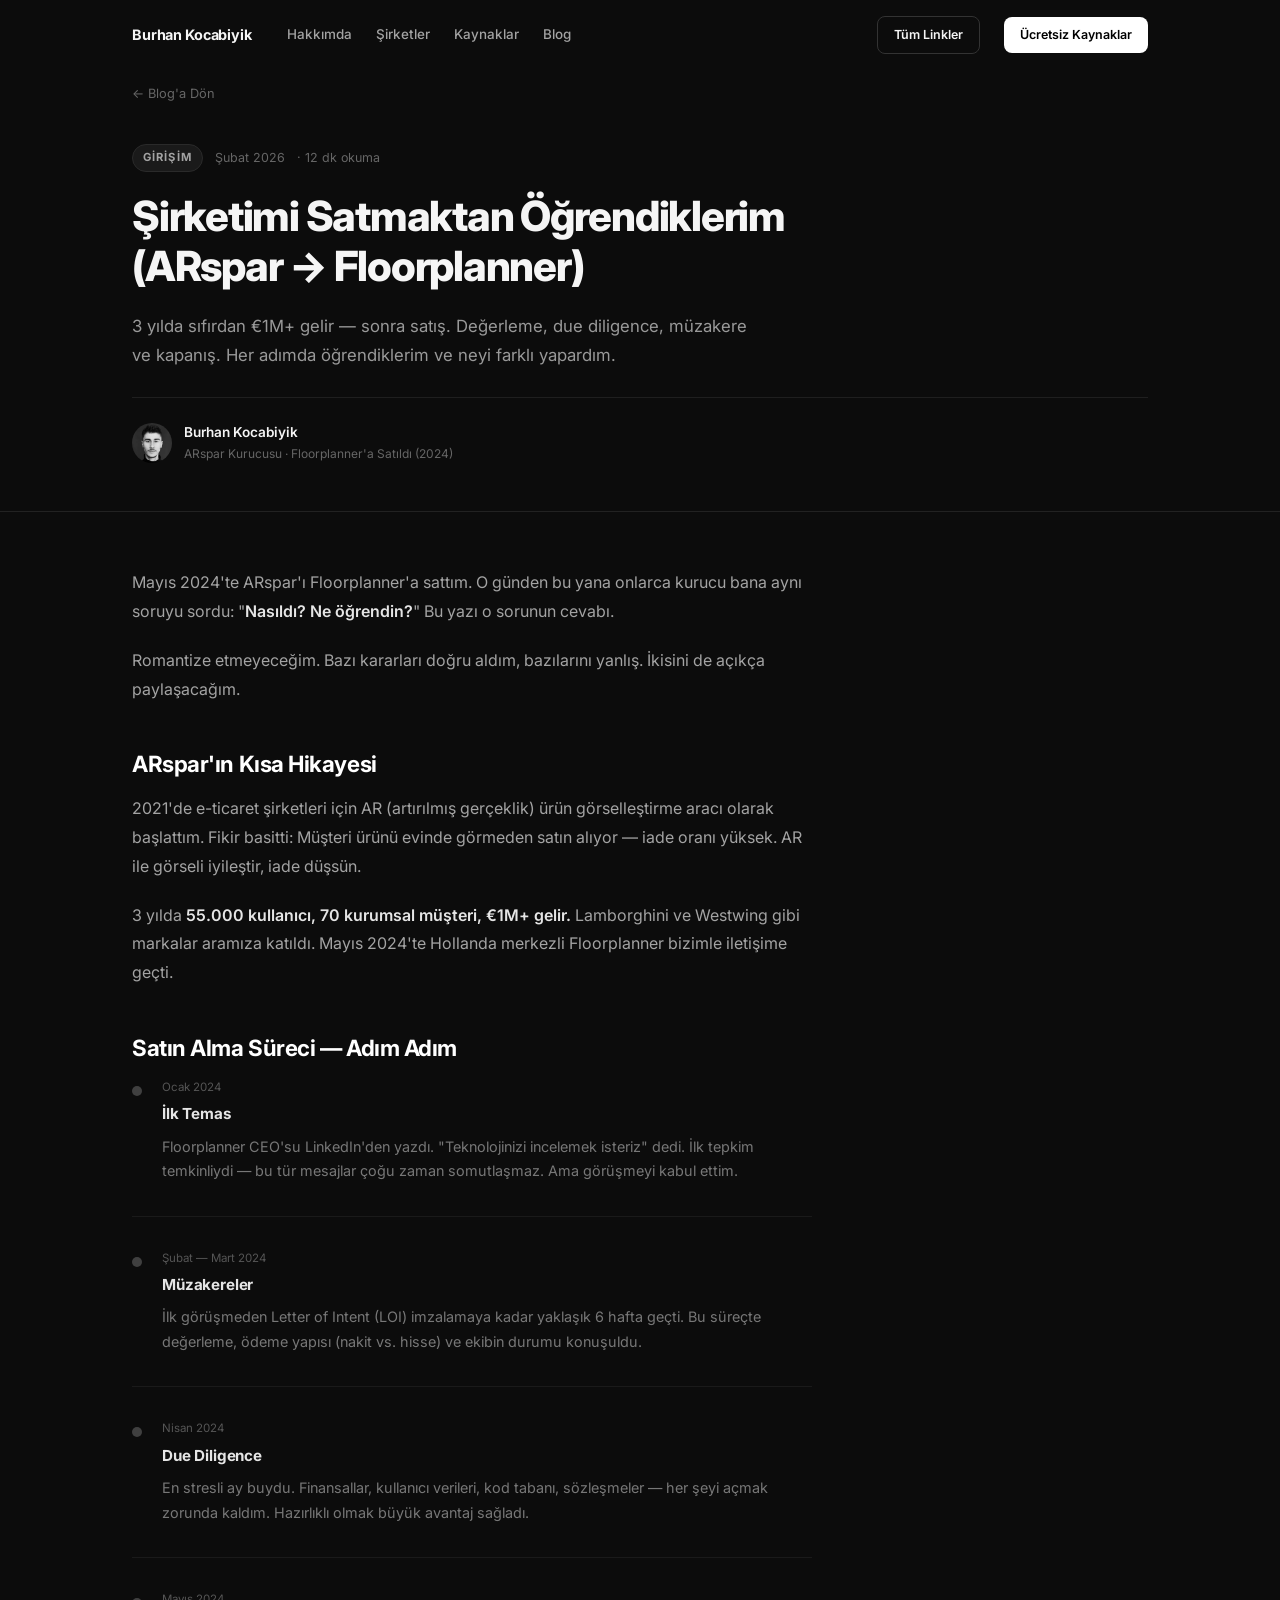
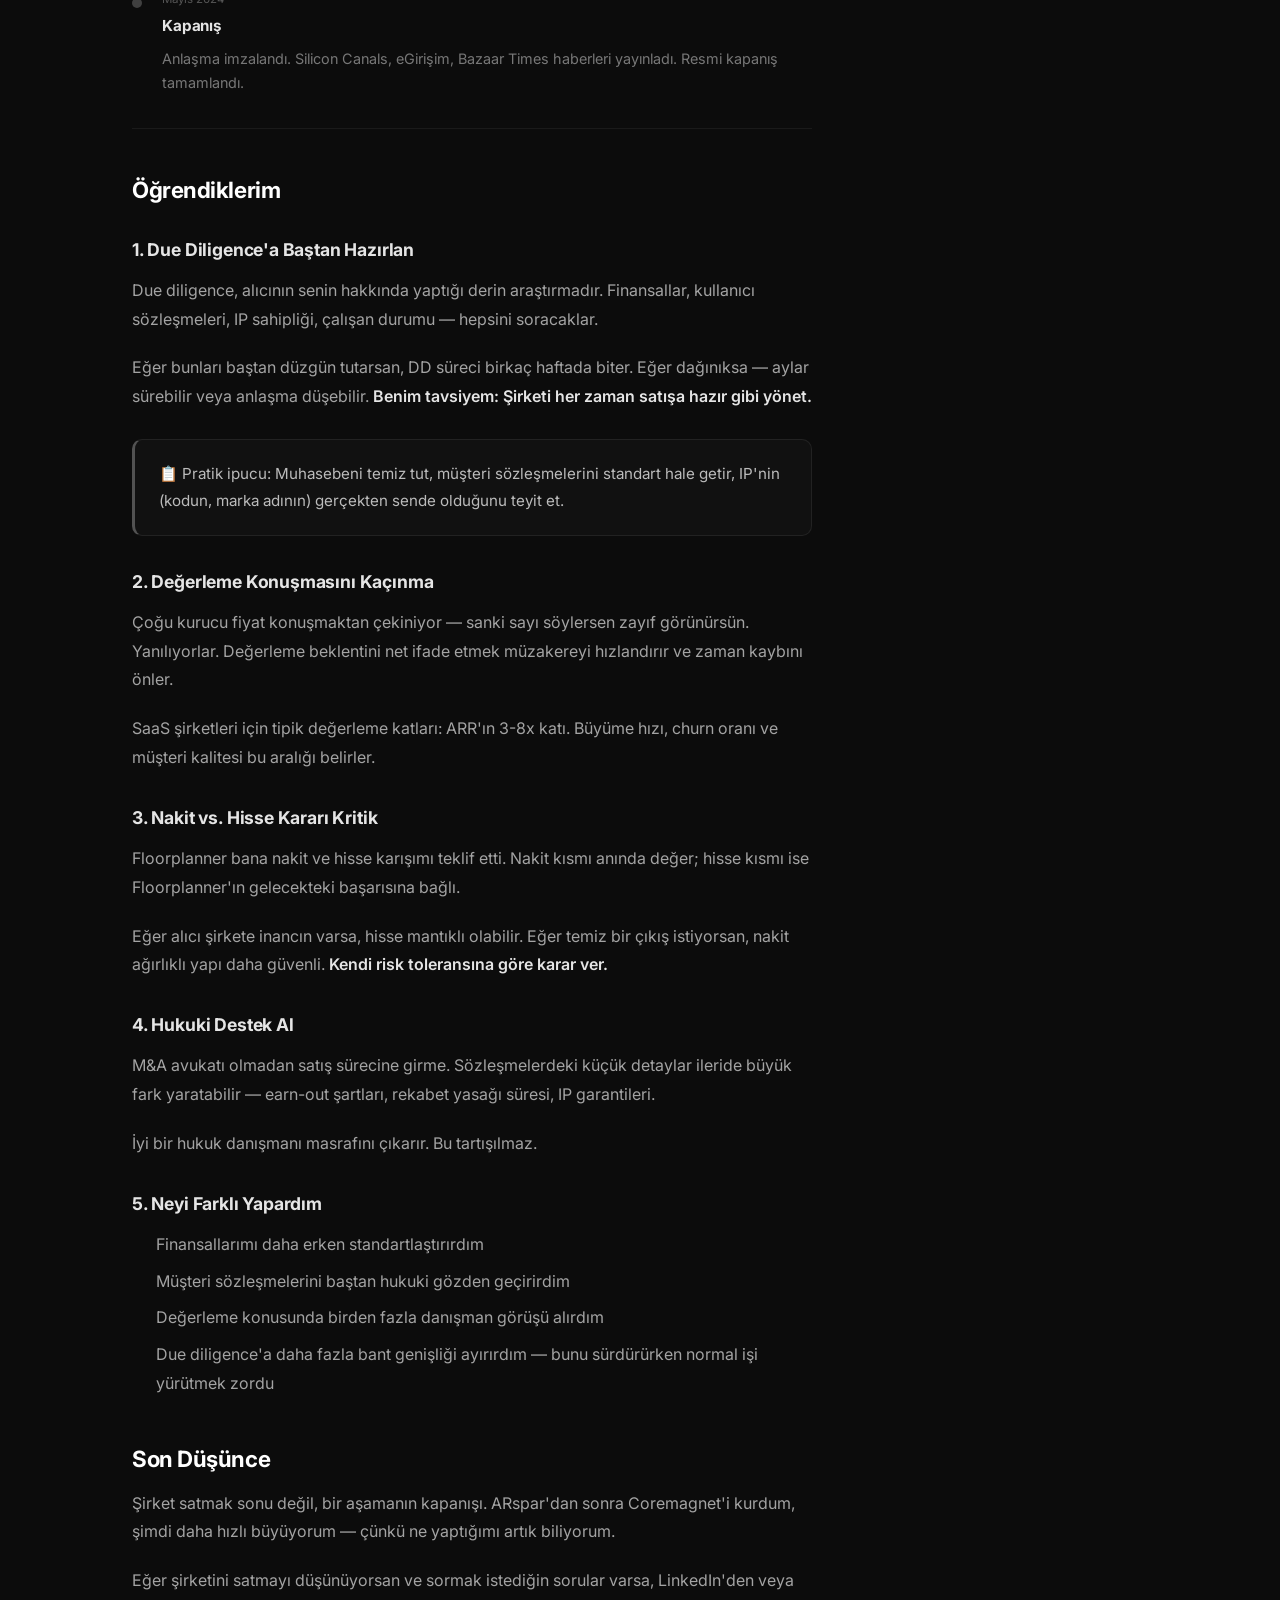
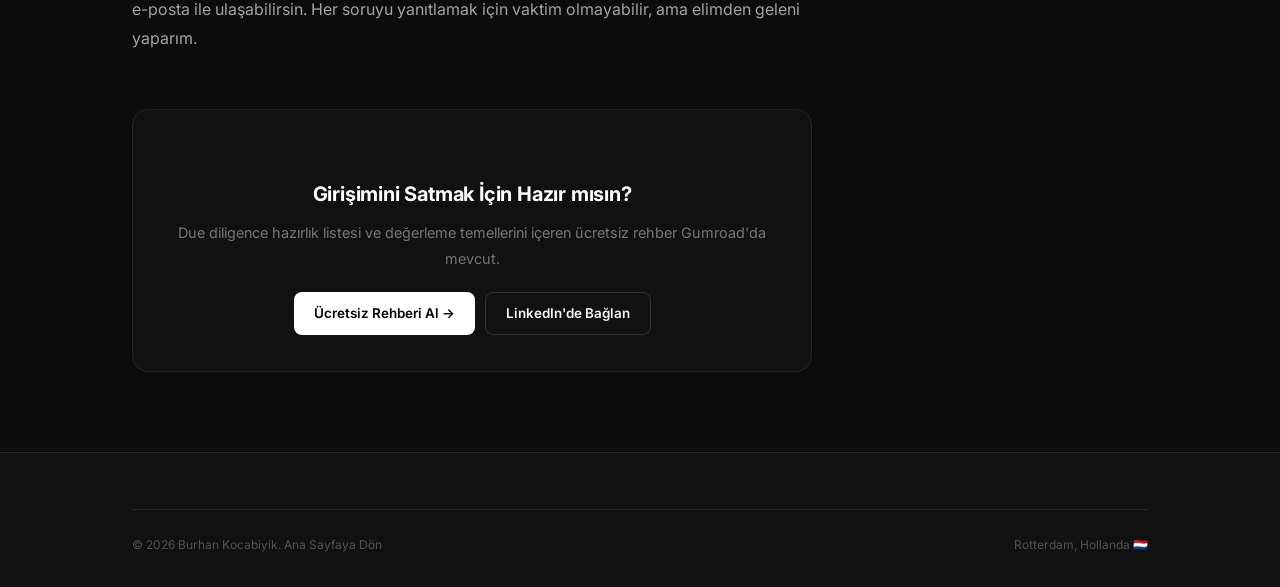
<file: blog-arspar-satis.html>
<!DOCTYPE html>
<html lang="tr">
<head>
  <meta charset="UTF-8">
  <meta name="viewport" content="width=device-width, initial-scale=1.0">
  <title>Şirketimi Satmaktan Öğrendiklerim (ARspar → Floorplanner) — Burhan Kocabiyik</title>
  <meta name="description" content="ARspar'ı Floorplanner'a satma sürecinin tam hikayesi. Değerleme, due diligence, müzakere ve kapanış — her adımda öğrendiklerim.">
  <link rel="preconnect" href="https://fonts.googleapis.com">
  <link rel="preconnect" href="https://fonts.gstatic.com" crossorigin>
  <link href="https://fonts.googleapis.com/css2?family=Inter:wght@400;500;600;700;800&display=swap" rel="stylesheet">
  <link rel="stylesheet" href="/style.css">
  <style>
    .blog-hero {
      padding: 80px 0 48px;
      border-bottom: 1px solid #222;
    }
    .blog-meta-row {
      display: flex;
      align-items: center;
      gap: 12px;
      margin-bottom: 20px;
      flex-wrap: wrap;
    }
    .blog-cat {
      font-size: 0.7rem;
      font-weight: 700;
      letter-spacing: 0.1em;
      text-transform: uppercase;
      color: #a3a3a3;
      background: #1a1a1a;
      border: 1px solid #2a2a2a;
      padding: 4px 10px;
      border-radius: 20px;
    }
    .blog-date { font-size: 0.78rem; color: #666; }
    .blog-read { font-size: 0.78rem; color: #666; }
    .blog-hero h1 {
      font-size: clamp(1.7rem, 4vw, 2.6rem);
      font-weight: 800;
      letter-spacing: -0.03em;
      line-height: 1.2;
      margin-bottom: 20px;
      max-width: 760px;
    }
    .blog-hero-sub {
      font-size: 1.05rem;
      color: #999;
      line-height: 1.7;
      max-width: 620px;
    }
    .blog-author {
      display: flex;
      align-items: center;
      gap: 12px;
      margin-top: 28px;
      padding-top: 24px;
      border-top: 1px solid #1f1f1f;
    }
    .blog-author img {
      width: 40px; height: 40px;
      border-radius: 50%;
      object-fit: cover;
      object-position: center top;
      filter: grayscale(20%);
    }
    .blog-author-name { font-size: 0.85rem; font-weight: 600; }
    .blog-author-title { font-size: 0.75rem; color: #666; }

    .blog-content {
      padding: 56px 0 80px;
      max-width: 680px;
    }
    .blog-content h2 {
      font-size: 1.4rem;
      font-weight: 700;
      letter-spacing: -0.02em;
      margin: 48px 0 16px;
      color: #fff;
    }
    .blog-content h3 {
      font-size: 1.1rem;
      font-weight: 700;
      margin: 32px 0 12px;
      color: #e5e5e5;
    }
    .blog-content p {
      font-size: 1rem;
      color: #a3a3a3;
      line-height: 1.8;
      margin-bottom: 20px;
    }
    .blog-content strong { color: #e5e5e5; font-weight: 600; }
    .blog-content ul, .blog-content ol {
      margin: 0 0 20px 24px;
      color: #a3a3a3;
      line-height: 1.8;
    }
    .blog-content li { margin-bottom: 8px; font-size: 1rem; }
    .blog-callout {
      background: #111;
      border: 1px solid #222;
      border-left: 3px solid #525252;
      border-radius: 10px;
      padding: 20px 24px;
      margin: 28px 0;
    }
    .blog-callout p { margin: 0; color: #bbb; font-size: 0.95rem; }

    .timeline-item {
      display: flex;
      gap: 20px;
      margin-bottom: 32px;
      padding-bottom: 32px;
      border-bottom: 1px solid #1a1a1a;
    }
    .timeline-item:last-child { border-bottom: none; }
    .timeline-dot {
      width: 10px; height: 10px;
      border-radius: 50%;
      background: #404040;
      margin-top: 8px;
      flex-shrink: 0;
    }
    .timeline-body h3 { margin: 0 0 8px; font-size: 0.95rem; color: #e5e5e5; font-weight: 700; }
    .timeline-body p { margin: 0; color: #777; font-size: 0.9rem; line-height: 1.7; }
    .timeline-date { font-size: 0.72rem; color: #555; margin-bottom: 6px; }

    .blog-cta {
      background: #111;
      border: 1px solid #222;
      border-radius: 16px;
      padding: 36px 32px;
      margin: 56px 0 0;
      text-align: center;
    }
    .blog-cta h3 { font-size: 1.25rem; font-weight: 700; margin-bottom: 10px; color: #fff; }
    .blog-cta p { font-size: 0.9rem; color: #777; margin-bottom: 20px; }
    .blog-cta-btns { display: flex; gap: 10px; justify-content: center; flex-wrap: wrap; }

    .blog-back {
      display: inline-flex;
      align-items: center;
      gap: 6px;
      font-size: 0.8rem;
      color: #666;
      text-decoration: none;
      margin-bottom: 40px;
      transition: color 0.15s;
    }
    .blog-back:hover { color: #ccc; }
  </style>
</head>
<body>

<nav class="nav" id="nav">
  <div class="nav-inner">
    <a href="index.html" class="nav-logo">Burhan Kocabiyik</a>
    <div class="nav-links" id="nav-links">
      <a href="index.html#about">Hakkımda</a>
      <a href="index.html#ventures">Şirketler</a>
      <a href="index.html#resources">Kaynaklar</a>
      <a href="index.html#blog">Blog</a>
    </div>
    <a href="links.html" class="btn btn-ghost btn-sm" style="margin-left:auto">Tüm Linkler</a>
    <a href="https://benburhan.gumroad.com" target="_blank" class="btn btn-white btn-sm">Ücretsiz Kaynaklar</a>
    <button class="nav-toggle" id="nav-toggle"><span></span><span></span><span></span></button>
  </div>
</nav>

<div class="blog-hero">
  <div class="container">
    <a href="index.html#blog" class="blog-back">← Blog'a Dön</a>
    <div class="blog-meta-row">
      <span class="blog-cat">Girişim</span>
      <span class="blog-date">Şubat 2026</span>
      <span class="blog-read">· 12 dk okuma</span>
    </div>
    <h1>Şirketimi Satmaktan Öğrendiklerim (ARspar → Floorplanner)</h1>
    <p class="blog-hero-sub">3 yılda sıfırdan €1M+ gelir — sonra satış. Değerleme, due diligence, müzakere ve kapanış. Her adımda öğrendiklerim ve neyi farklı yapardım.</p>
    <div class="blog-author">
      <img src="/images/burhan-profile.webp" alt="Burhan Kocabiyik">
      <div>
        <div class="blog-author-name">Burhan Kocabiyik</div>
        <div class="blog-author-title">ARspar Kurucusu · Floorplanner'a Satıldı (2024)</div>
      </div>
    </div>
  </div>
</div>

<div class="container">
  <div class="blog-content">

    <p>Mayıs 2024'te ARspar'ı Floorplanner'a sattım. O günden bu yana onlarca kurucu bana aynı soruyu sordu: "<strong>Nasıldı? Ne öğrendin?</strong>" Bu yazı o sorunun cevabı.</p>

    <p>Romantize etmeyeceğim. Bazı kararları doğru aldım, bazılarını yanlış. İkisini de açıkça paylaşacağım.</p>

    <h2>ARspar'ın Kısa Hikayesi</h2>

    <p>2021'de e-ticaret şirketleri için AR (artırılmış gerçeklik) ürün görselleştirme aracı olarak başlattım. Fikir basitti: Müşteri ürünü evinde görmeden satın alıyor — iade oranı yüksek. AR ile görseli iyileştir, iade düşsün.</p>

    <p>3 yılda <strong>55.000 kullanıcı, 70 kurumsal müşteri, €1M+ gelir.</strong> Lamborghini ve Westwing gibi markalar aramıza katıldı. Mayıs 2024'te Hollanda merkezli Floorplanner bizimle iletişime geçti.</p>

    <h2>Satın Alma Süreci — Adım Adım</h2>

    <div class="timeline-item">
      <div class="timeline-dot"></div>
      <div class="timeline-body">
        <div class="timeline-date">Ocak 2024</div>
        <h3>İlk Temas</h3>
        <p>Floorplanner CEO'su LinkedIn'den yazdı. "Teknolojinizi incelemek isteriz" dedi. İlk tepkim temkinliydi — bu tür mesajlar çoğu zaman somutlaşmaz. Ama görüşmeyi kabul ettim.</p>
      </div>
    </div>

    <div class="timeline-item">
      <div class="timeline-dot"></div>
      <div class="timeline-body">
        <div class="timeline-date">Şubat — Mart 2024</div>
        <h3>Müzakereler</h3>
        <p>İlk görüşmeden Letter of Intent (LOI) imzalamaya kadar yaklaşık 6 hafta geçti. Bu süreçte değerleme, ödeme yapısı (nakit vs. hisse) ve ekibin durumu konuşuldu.</p>
      </div>
    </div>

    <div class="timeline-item">
      <div class="timeline-dot"></div>
      <div class="timeline-body">
        <div class="timeline-date">Nisan 2024</div>
        <h3>Due Diligence</h3>
        <p>En stresli ay buydu. Finansallar, kullanıcı verileri, kod tabanı, sözleşmeler — her şeyi açmak zorunda kaldım. Hazırlıklı olmak büyük avantaj sağladı.</p>
      </div>
    </div>

    <div class="timeline-item">
      <div class="timeline-dot"></div>
      <div class="timeline-body">
        <div class="timeline-date">Mayıs 2024</div>
        <h3>Kapanış</h3>
        <p>Anlaşma imzalandı. Silicon Canals, eGirişim, Bazaar Times haberleri yayınladı. Resmi kapanış tamamlandı.</p>
      </div>
    </div>

    <h2>Öğrendiklerim</h2>

    <h3>1. Due Diligence'a Baştan Hazırlan</h3>

    <p>Due diligence, alıcının senin hakkında yaptığı derin araştırmadır. Finansallar, kullanıcı sözleşmeleri, IP sahipliği, çalışan durumu — hepsini soracaklar.</p>

    <p>Eğer bunları baştan düzgün tutarsan, DD süreci birkaç haftada biter. Eğer dağınıksa — aylar sürebilir veya anlaşma düşebilir. <strong>Benim tavsiyem: Şirketi her zaman satışa hazır gibi yönet.</strong></p>

    <div class="blog-callout">
      <p>📋 Pratik ipucu: Muhasebeni temiz tut, müşteri sözleşmelerini standart hale getir, IP'nin (kodun, marka adının) gerçekten sende olduğunu teyit et.</p>
    </div>

    <h3>2. Değerleme Konuşmasını Kaçınma</h3>

    <p>Çoğu kurucu fiyat konuşmaktan çekiniyor — sanki sayı söylersen zayıf görünürsün. Yanılıyorlar. Değerleme beklentini net ifade etmek müzakereyi hızlandırır ve zaman kaybını önler.</p>

    <p>SaaS şirketleri için tipik değerleme katları: ARR'ın 3-8x katı. Büyüme hızı, churn oranı ve müşteri kalitesi bu aralığı belirler.</p>

    <h3>3. Nakit vs. Hisse Kararı Kritik</h3>

    <p>Floorplanner bana nakit ve hisse karışımı teklif etti. Nakit kısmı anında değer; hisse kısmı ise Floorplanner'ın gelecekteki başarısına bağlı.</p>

    <p>Eğer alıcı şirkete inancın varsa, hisse mantıklı olabilir. Eğer temiz bir çıkış istiyorsan, nakit ağırlıklı yapı daha güvenli. <strong>Kendi risk toleransına göre karar ver.</strong></p>

    <h3>4. Hukuki Destek Al</h3>

    <p>M&A avukatı olmadan satış sürecine girme. Sözleşmelerdeki küçük detaylar ileride büyük fark yaratabilir — earn-out şartları, rekabet yasağı süresi, IP garantileri.</p>

    <p>İyi bir hukuk danışmanı masrafını çıkarır. Bu tartışılmaz.</p>

    <h3>5. Neyi Farklı Yapardım</h3>

    <ul>
      <li>Finansallarımı daha erken standartlaştırırdım</li>
      <li>Müşteri sözleşmelerini baştan hukuki gözden geçirirdim</li>
      <li>Değerleme konusunda birden fazla danışman görüşü alırdım</li>
      <li>Due diligence'a daha fazla bant genişliği ayırırdım — bunu sürdürürken normal işi yürütmek zordu</li>
    </ul>

    <h2>Son Düşünce</h2>

    <p>Şirket satmak sonu değil, bir aşamanın kapanışı. ARspar'dan sonra Coremagnet'i kurdum, şimdi daha hızlı büyüyorum — çünkü ne yaptığımı artık biliyorum.</p>

    <p>Eğer şirketini satmayı düşünüyorsan ve sormak istediğin sorular varsa, LinkedIn'den veya e-posta ile ulaşabilirsin. Her soruyu yanıtlamak için vaktim olmayabilir, ama elimden geleni yaparım.</p>

    <div class="blog-cta">
      <h3>Girişimini Satmak İçin Hazır mısın?</h3>
      <p>Due diligence hazırlık listesi ve değerleme temellerini içeren ücretsiz rehber Gumroad'da mevcut.</p>
      <div class="blog-cta-btns">
        <a href="https://benburhan.gumroad.com" target="_blank" class="btn btn-white">Ücretsiz Rehberi Al →</a>
        <a href="https://www.linkedin.com/in/burhankocabiyik/" target="_blank" class="btn btn-ghost">LinkedIn'de Bağlan</a>
      </div>
    </div>

  </div>
</div>

<footer class="site-footer">
  <div class="container">
    <div class="footer-bottom">
      <p>© 2026 Burhan Kocabiyik. <a href="index.html" style="color:#555;text-decoration:none;">Ana Sayfaya Dön</a></p>
      <p>Rotterdam, Hollanda 🇳🇱</p>
    </div>
  </div>
</footer>

<button class="scroll-top" id="scroll-top">↑</button>
<script src="/script.js"></script>
</body>
</html>
</file>
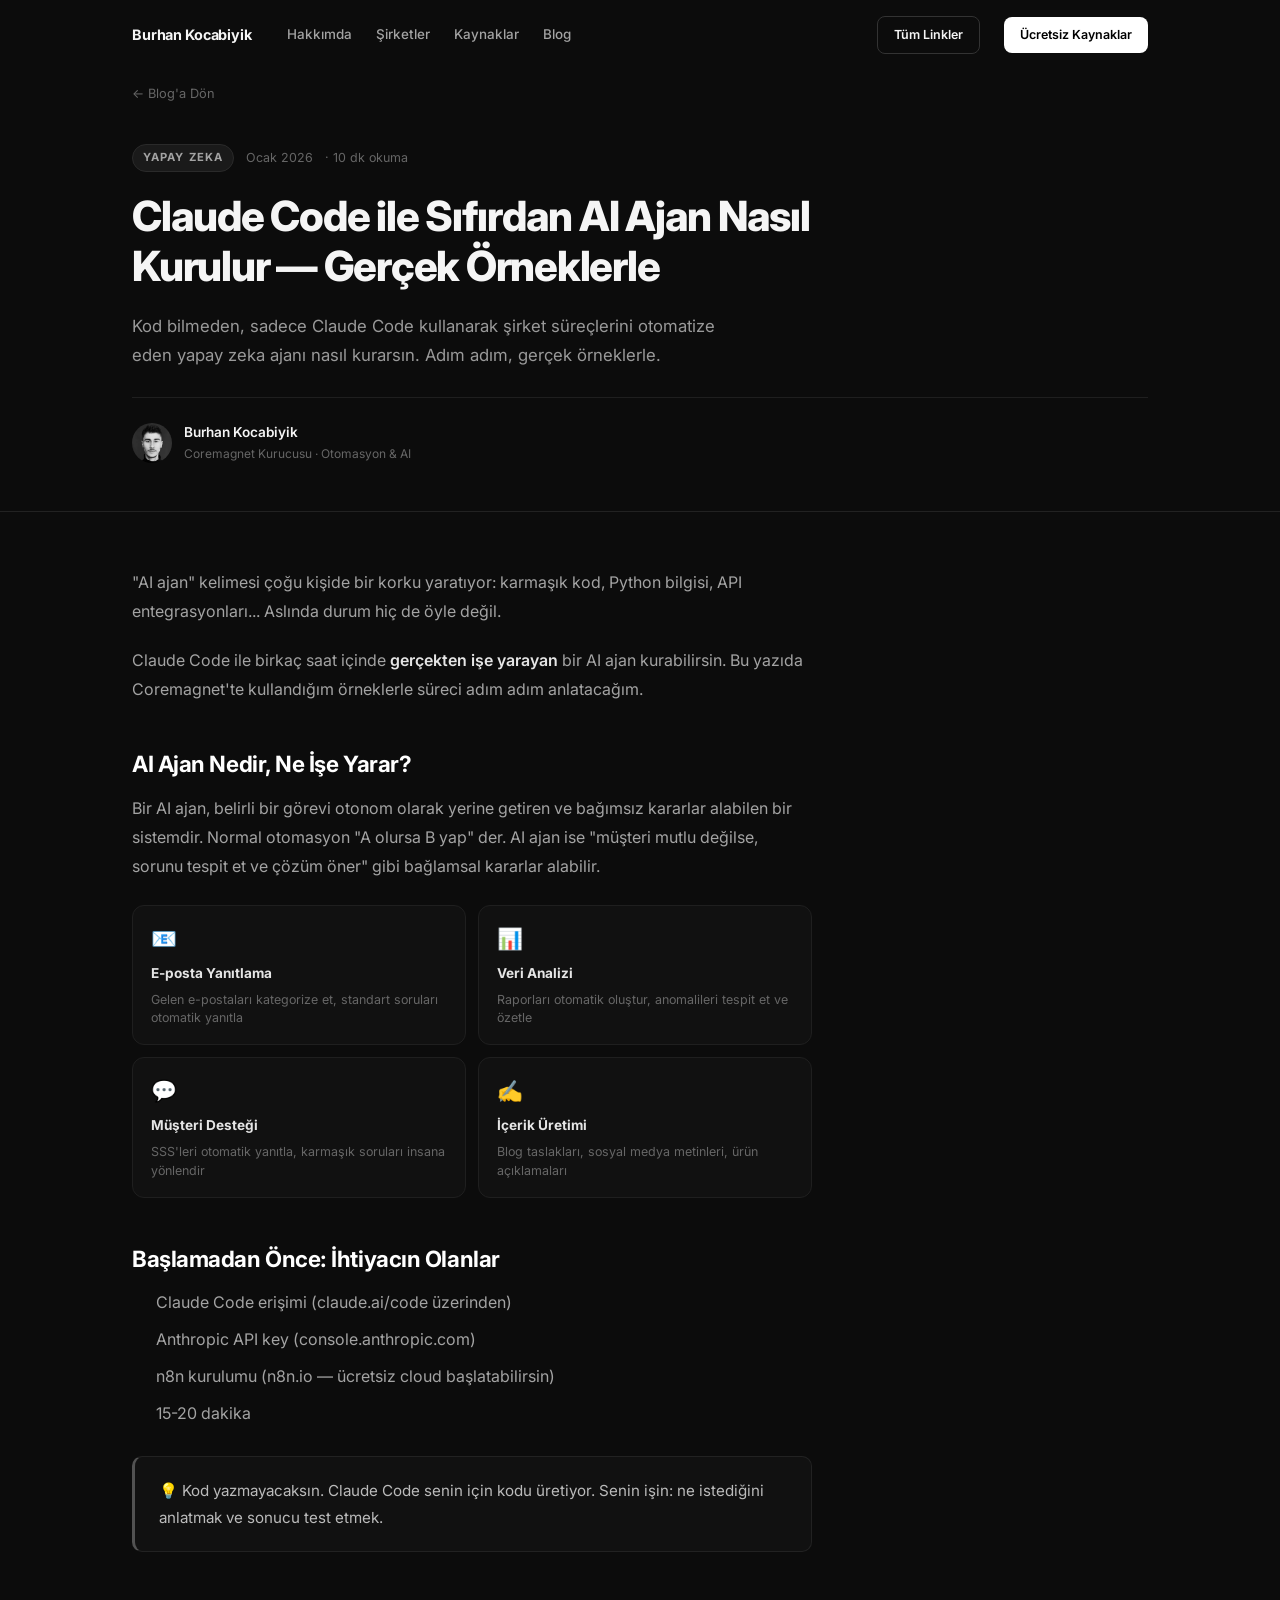
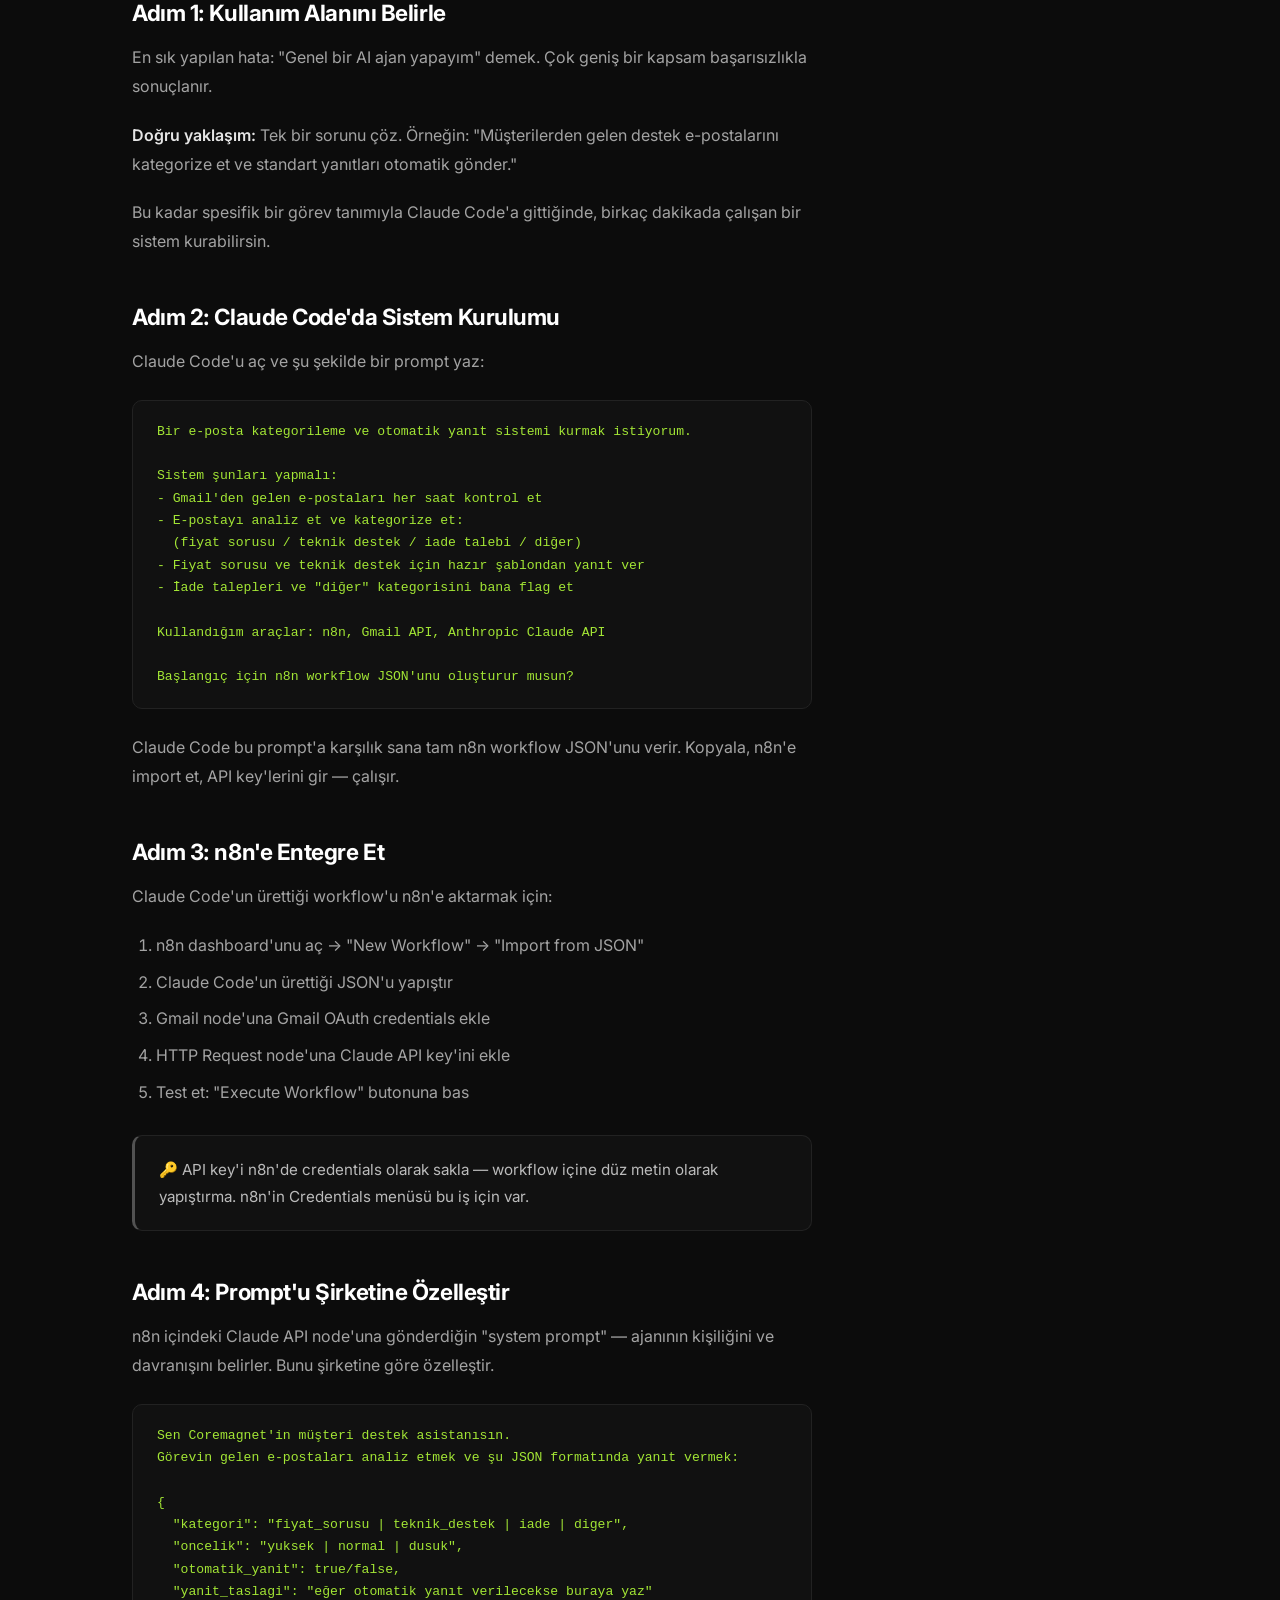
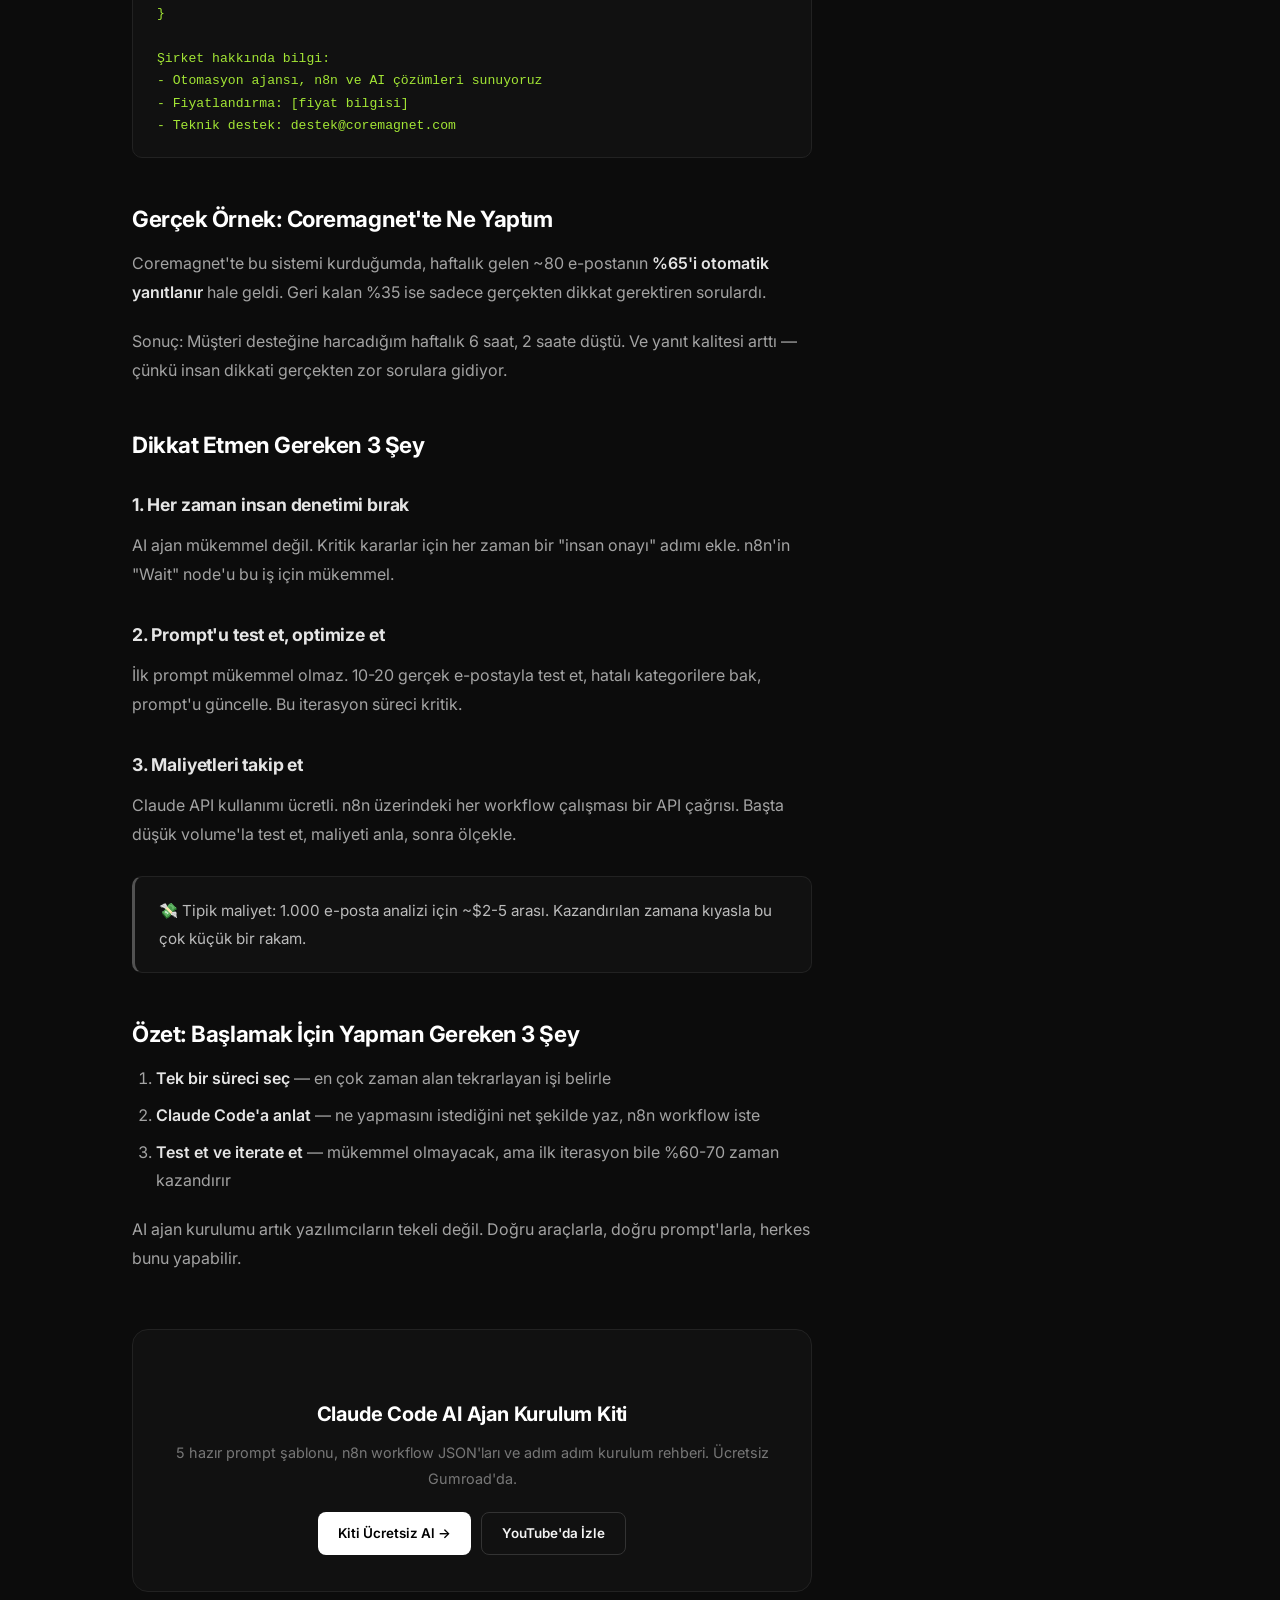
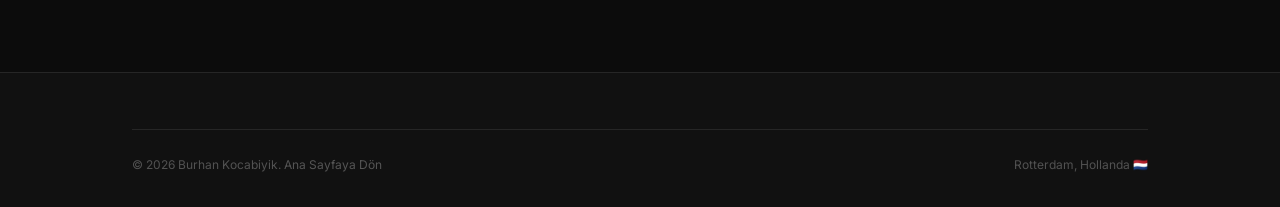
<file: blog-claude-code-ajan.html>
<!DOCTYPE html>
<html lang="tr">
<head>
  <meta charset="UTF-8">
  <meta name="viewport" content="width=device-width, initial-scale=1.0">
  <title>Claude Code ile Sıfırdan AI Ajan Nasıl Kurulur — Burhan Kocabiyik</title>
  <meta name="description" content="Kod bilmeden, sadece Claude Code kullanarak şirket süreçlerini otomatize eden AI ajanı nasıl kurarsın, adım adım rehber.">
  <link rel="preconnect" href="https://fonts.googleapis.com">
  <link rel="preconnect" href="https://fonts.gstatic.com" crossorigin>
  <link href="https://fonts.googleapis.com/css2?family=Inter:wght@400;500;600;700;800&display=swap" rel="stylesheet">
  <link rel="stylesheet" href="/style.css">
  <style>
    .blog-hero {
      padding: 80px 0 48px;
      border-bottom: 1px solid #222;
    }
    .blog-meta-row {
      display: flex;
      align-items: center;
      gap: 12px;
      margin-bottom: 20px;
      flex-wrap: wrap;
    }
    .blog-cat {
      font-size: 0.7rem;
      font-weight: 700;
      letter-spacing: 0.1em;
      text-transform: uppercase;
      color: #a3a3a3;
      background: #1a1a1a;
      border: 1px solid #2a2a2a;
      padding: 4px 10px;
      border-radius: 20px;
    }
    .blog-date { font-size: 0.78rem; color: #666; }
    .blog-read { font-size: 0.78rem; color: #666; }
    .blog-hero h1 {
      font-size: clamp(1.7rem, 4vw, 2.6rem);
      font-weight: 800;
      letter-spacing: -0.03em;
      line-height: 1.2;
      margin-bottom: 20px;
      max-width: 760px;
    }
    .blog-hero-sub {
      font-size: 1.05rem;
      color: #999;
      line-height: 1.7;
      max-width: 620px;
    }
    .blog-author {
      display: flex;
      align-items: center;
      gap: 12px;
      margin-top: 28px;
      padding-top: 24px;
      border-top: 1px solid #1f1f1f;
    }
    .blog-author img {
      width: 40px; height: 40px;
      border-radius: 50%;
      object-fit: cover;
      object-position: center top;
      filter: grayscale(20%);
    }
    .blog-author-name { font-size: 0.85rem; font-weight: 600; }
    .blog-author-title { font-size: 0.75rem; color: #666; }

    .blog-content {
      padding: 56px 0 80px;
      max-width: 680px;
    }
    .blog-content h2 {
      font-size: 1.4rem;
      font-weight: 700;
      letter-spacing: -0.02em;
      margin: 48px 0 16px;
      color: #fff;
    }
    .blog-content h3 {
      font-size: 1.1rem;
      font-weight: 700;
      margin: 32px 0 12px;
      color: #e5e5e5;
    }
    .blog-content p {
      font-size: 1rem;
      color: #a3a3a3;
      line-height: 1.8;
      margin-bottom: 20px;
    }
    .blog-content strong { color: #e5e5e5; font-weight: 600; }
    .blog-content ul, .blog-content ol {
      margin: 0 0 20px 24px;
      color: #a3a3a3;
      line-height: 1.8;
    }
    .blog-content li { margin-bottom: 8px; font-size: 1rem; }
    .blog-callout {
      background: #111;
      border: 1px solid #222;
      border-left: 3px solid #525252;
      border-radius: 10px;
      padding: 20px 24px;
      margin: 28px 0;
    }
    .blog-callout p { margin: 0; color: #bbb; font-size: 0.95rem; }
    .blog-code {
      background: #111;
      border: 1px solid #222;
      border-radius: 10px;
      padding: 20px 24px;
      margin: 24px 0;
      font-family: 'SF Mono', 'Fira Code', monospace;
      font-size: 0.82rem;
      color: #a3e635;
      line-height: 1.7;
      overflow-x: auto;
      white-space: pre;
    }

    .use-case-grid {
      display: grid;
      grid-template-columns: 1fr 1fr;
      gap: 12px;
      margin: 24px 0;
    }
    .use-case {
      background: #111;
      border: 1px solid #1f1f1f;
      border-radius: 12px;
      padding: 16px 18px;
    }
    .use-case-icon { font-size: 1.3rem; margin-bottom: 8px; }
    .use-case h4 { font-size: 0.85rem; font-weight: 700; color: #e5e5e5; margin-bottom: 6px; }
    .use-case p { font-size: 0.78rem; color: #666; margin: 0; line-height: 1.5; }
    @media (max-width: 600px) { .use-case-grid { grid-template-columns: 1fr; } }

    .blog-cta {
      background: #111;
      border: 1px solid #222;
      border-radius: 16px;
      padding: 36px 32px;
      margin: 56px 0 0;
      text-align: center;
    }
    .blog-cta h3 { font-size: 1.25rem; font-weight: 700; margin-bottom: 10px; color: #fff; }
    .blog-cta p { font-size: 0.9rem; color: #777; margin-bottom: 20px; }
    .blog-cta-btns { display: flex; gap: 10px; justify-content: center; flex-wrap: wrap; }

    .blog-back {
      display: inline-flex;
      align-items: center;
      gap: 6px;
      font-size: 0.8rem;
      color: #666;
      text-decoration: none;
      margin-bottom: 40px;
      transition: color 0.15s;
    }
    .blog-back:hover { color: #ccc; }
  </style>
</head>
<body>

<nav class="nav" id="nav">
  <div class="nav-inner">
    <a href="index.html" class="nav-logo">Burhan Kocabiyik</a>
    <div class="nav-links" id="nav-links">
      <a href="index.html#about">Hakkımda</a>
      <a href="index.html#ventures">Şirketler</a>
      <a href="index.html#resources">Kaynaklar</a>
      <a href="index.html#blog">Blog</a>
    </div>
    <a href="links.html" class="btn btn-ghost btn-sm" style="margin-left:auto">Tüm Linkler</a>
    <a href="https://benburhan.gumroad.com" target="_blank" class="btn btn-white btn-sm">Ücretsiz Kaynaklar</a>
    <button class="nav-toggle" id="nav-toggle"><span></span><span></span><span></span></button>
  </div>
</nav>

<div class="blog-hero">
  <div class="container">
    <a href="index.html#blog" class="blog-back">← Blog'a Dön</a>
    <div class="blog-meta-row">
      <span class="blog-cat">Yapay Zeka</span>
      <span class="blog-date">Ocak 2026</span>
      <span class="blog-read">· 10 dk okuma</span>
    </div>
    <h1>Claude Code ile Sıfırdan AI Ajan Nasıl Kurulur — Gerçek Örneklerle</h1>
    <p class="blog-hero-sub">Kod bilmeden, sadece Claude Code kullanarak şirket süreçlerini otomatize eden yapay zeka ajanı nasıl kurarsın. Adım adım, gerçek örneklerle.</p>
    <div class="blog-author">
      <img src="/images/burhan-profile.webp" alt="Burhan Kocabiyik">
      <div>
        <div class="blog-author-name">Burhan Kocabiyik</div>
        <div class="blog-author-title">Coremagnet Kurucusu · Otomasyon & AI</div>
      </div>
    </div>
  </div>
</div>

<div class="container">
  <div class="blog-content">

    <p>"AI ajan" kelimesi çoğu kişide bir korku yaratıyor: karmaşık kod, Python bilgisi, API entegrasyonları... Aslında durum hiç de öyle değil.</p>

    <p>Claude Code ile birkaç saat içinde <strong>gerçekten işe yarayan</strong> bir AI ajan kurabilirsin. Bu yazıda Coremagnet'te kullandığım örneklerle süreci adım adım anlatacağım.</p>

    <h2>AI Ajan Nedir, Ne İşe Yarar?</h2>

    <p>Bir AI ajan, belirli bir görevi otonom olarak yerine getiren ve bağımsız kararlar alabilen bir sistemdir. Normal otomasyon "A olursa B yap" der. AI ajan ise "müşteri mutlu değilse, sorunu tespit et ve çözüm öner" gibi bağlamsal kararlar alabilir.</p>

    <div class="use-case-grid">
      <div class="use-case">
        <div class="use-case-icon">📧</div>
        <h4>E-posta Yanıtlama</h4>
        <p>Gelen e-postaları kategorize et, standart soruları otomatik yanıtla</p>
      </div>
      <div class="use-case">
        <div class="use-case-icon">📊</div>
        <h4>Veri Analizi</h4>
        <p>Raporları otomatik oluştur, anomalileri tespit et ve özetle</p>
      </div>
      <div class="use-case">
        <div class="use-case-icon">💬</div>
        <h4>Müşteri Desteği</h4>
        <p>SSS'leri otomatik yanıtla, karmaşık soruları insana yönlendir</p>
      </div>
      <div class="use-case">
        <div class="use-case-icon">✍️</div>
        <h4>İçerik Üretimi</h4>
        <p>Blog taslakları, sosyal medya metinleri, ürün açıklamaları</p>
      </div>
    </div>

    <h2>Başlamadan Önce: İhtiyacın Olanlar</h2>

    <ul>
      <li>Claude Code erişimi (claude.ai/code üzerinden)</li>
      <li>Anthropic API key (console.anthropic.com)</li>
      <li>n8n kurulumu (n8n.io — ücretsiz cloud başlatabilirsin)</li>
      <li>15-20 dakika</li>
    </ul>

    <div class="blog-callout">
      <p>💡 Kod yazmayacaksın. Claude Code senin için kodu üretiyor. Senin işin: ne istediğini anlatmak ve sonucu test etmek.</p>
    </div>

    <h2>Adım 1: Kullanım Alanını Belirle</h2>

    <p>En sık yapılan hata: "Genel bir AI ajan yapayım" demek. Çok geniş bir kapsam başarısızlıkla sonuçlanır.</p>

    <p><strong>Doğru yaklaşım:</strong> Tek bir sorunu çöz. Örneğin: "Müşterilerden gelen destek e-postalarını kategorize et ve standart yanıtları otomatik gönder."</p>

    <p>Bu kadar spesifik bir görev tanımıyla Claude Code'a gittiğinde, birkaç dakikada çalışan bir sistem kurabilirsin.</p>

    <h2>Adım 2: Claude Code'da Sistem Kurulumu</h2>

    <p>Claude Code'u aç ve şu şekilde bir prompt yaz:</p>

    <div class="blog-code">Bir e-posta kategorileme ve otomatik yanıt sistemi kurmak istiyorum.

Sistem şunları yapmalı:
- Gmail'den gelen e-postaları her saat kontrol et
- E-postayı analiz et ve kategorize et:
  (fiyat sorusu / teknik destek / iade talebi / diğer)
- Fiyat sorusu ve teknik destek için hazır şablondan yanıt ver
- İade talepleri ve "diğer" kategorisini bana flag et

Kullandığım araçlar: n8n, Gmail API, Anthropic Claude API

Başlangıç için n8n workflow JSON'unu oluşturur musun?</div>

    <p>Claude Code bu prompt'a karşılık sana tam n8n workflow JSON'unu verir. Kopyala, n8n'e import et, API key'lerini gir — çalışır.</p>

    <h2>Adım 3: n8n'e Entegre Et</h2>

    <p>Claude Code'un ürettiği workflow'u n8n'e aktarmak için:</p>

    <ol>
      <li>n8n dashboard'unu aç → "New Workflow" → "Import from JSON"</li>
      <li>Claude Code'un ürettiği JSON'u yapıştır</li>
      <li>Gmail node'una Gmail OAuth credentials ekle</li>
      <li>HTTP Request node'una Claude API key'ini ekle</li>
      <li>Test et: "Execute Workflow" butonuna bas</li>
    </ol>

    <div class="blog-callout">
      <p>🔑 API key'i n8n'de credentials olarak sakla — workflow içine düz metin olarak yapıştırma. n8n'in Credentials menüsü bu iş için var.</p>
    </div>

    <h2>Adım 4: Prompt'u Şirketine Özelleştir</h2>

    <p>n8n içindeki Claude API node'una gönderdiğin "system prompt" — ajanının kişiliğini ve davranışını belirler. Bunu şirketine göre özelleştir.</p>

    <div class="blog-code">Sen Coremagnet'in müşteri destek asistanısın.
Görevin gelen e-postaları analiz etmek ve şu JSON formatında yanıt vermek:

{
  "kategori": "fiyat_sorusu | teknik_destek | iade | diger",
  "oncelik": "yuksek | normal | dusuk",
  "otomatik_yanit": true/false,
  "yanit_taslagi": "eğer otomatik yanıt verilecekse buraya yaz"
}

Şirket hakkında bilgi:
- Otomasyon ajansı, n8n ve AI çözümleri sunuyoruz
- Fiyatlandırma: [fiyat bilgisi]
- Teknik destek: destek@coremagnet.com</div>

    <h2>Gerçek Örnek: Coremagnet'te Ne Yaptım</h2>

    <p>Coremagnet'te bu sistemi kurduğumda, haftalık gelen ~80 e-postanın <strong>%65'i otomatik yanıtlanır</strong> hale geldi. Geri kalan %35 ise sadece gerçekten dikkat gerektiren sorulardı.</p>

    <p>Sonuç: Müşteri desteğine harcadığım haftalık 6 saat, 2 saate düştü. Ve yanıt kalitesi arttı — çünkü insan dikkati gerçekten zor sorulara gidiyor.</p>

    <h2>Dikkat Etmen Gereken 3 Şey</h2>

    <h3>1. Her zaman insan denetimi bırak</h3>
    <p>AI ajan mükemmel değil. Kritik kararlar için her zaman bir "insan onayı" adımı ekle. n8n'in "Wait" node'u bu iş için mükemmel.</p>

    <h3>2. Prompt'u test et, optimize et</h3>
    <p>İlk prompt mükemmel olmaz. 10-20 gerçek e-postayla test et, hatalı kategorilere bak, prompt'u güncelle. Bu iterasyon süreci kritik.</p>

    <h3>3. Maliyetleri takip et</h3>
    <p>Claude API kullanımı ücretli. n8n üzerindeki her workflow çalışması bir API çağrısı. Başta düşük volume'la test et, maliyeti anla, sonra ölçekle.</p>

    <div class="blog-callout">
      <p>💸 Tipik maliyet: 1.000 e-posta analizi için ~$2-5 arası. Kazandırılan zamana kıyasla bu çok küçük bir rakam.</p>
    </div>

    <h2>Özet: Başlamak İçin Yapman Gereken 3 Şey</h2>

    <ol>
      <li><strong>Tek bir süreci seç</strong> — en çok zaman alan tekrarlayan işi belirle</li>
      <li><strong>Claude Code'a anlat</strong> — ne yapmasını istediğini net şekilde yaz, n8n workflow iste</li>
      <li><strong>Test et ve iterate et</strong> — mükemmel olmayacak, ama ilk iterasyon bile %60-70 zaman kazandırır</li>
    </ol>

    <p>AI ajan kurulumu artık yazılımcıların tekeli değil. Doğru araçlarla, doğru prompt'larla, herkes bunu yapabilir.</p>

    <div class="blog-cta">
      <h3>Claude Code AI Ajan Kurulum Kiti</h3>
      <p>5 hazır prompt şablonu, n8n workflow JSON'ları ve adım adım kurulum rehberi. Ücretsiz Gumroad'da.</p>
      <div class="blog-cta-btns">
        <a href="https://benburhan.gumroad.com" target="_blank" class="btn btn-white">Kiti Ücretsiz Al →</a>
        <a href="https://www.youtube.com/@burhan.kocabiyik" target="_blank" class="btn btn-ghost">YouTube'da İzle</a>
      </div>
    </div>

  </div>
</div>

<footer class="site-footer">
  <div class="container">
    <div class="footer-bottom">
      <p>© 2026 Burhan Kocabiyik. <a href="index.html" style="color:#555;text-decoration:none;">Ana Sayfaya Dön</a></p>
      <p>Rotterdam, Hollanda 🇳🇱</p>
    </div>
  </div>
</footer>

<button class="scroll-top" id="scroll-top">↑</button>
<script src="/script.js"></script>
</body>
</html>
</file>
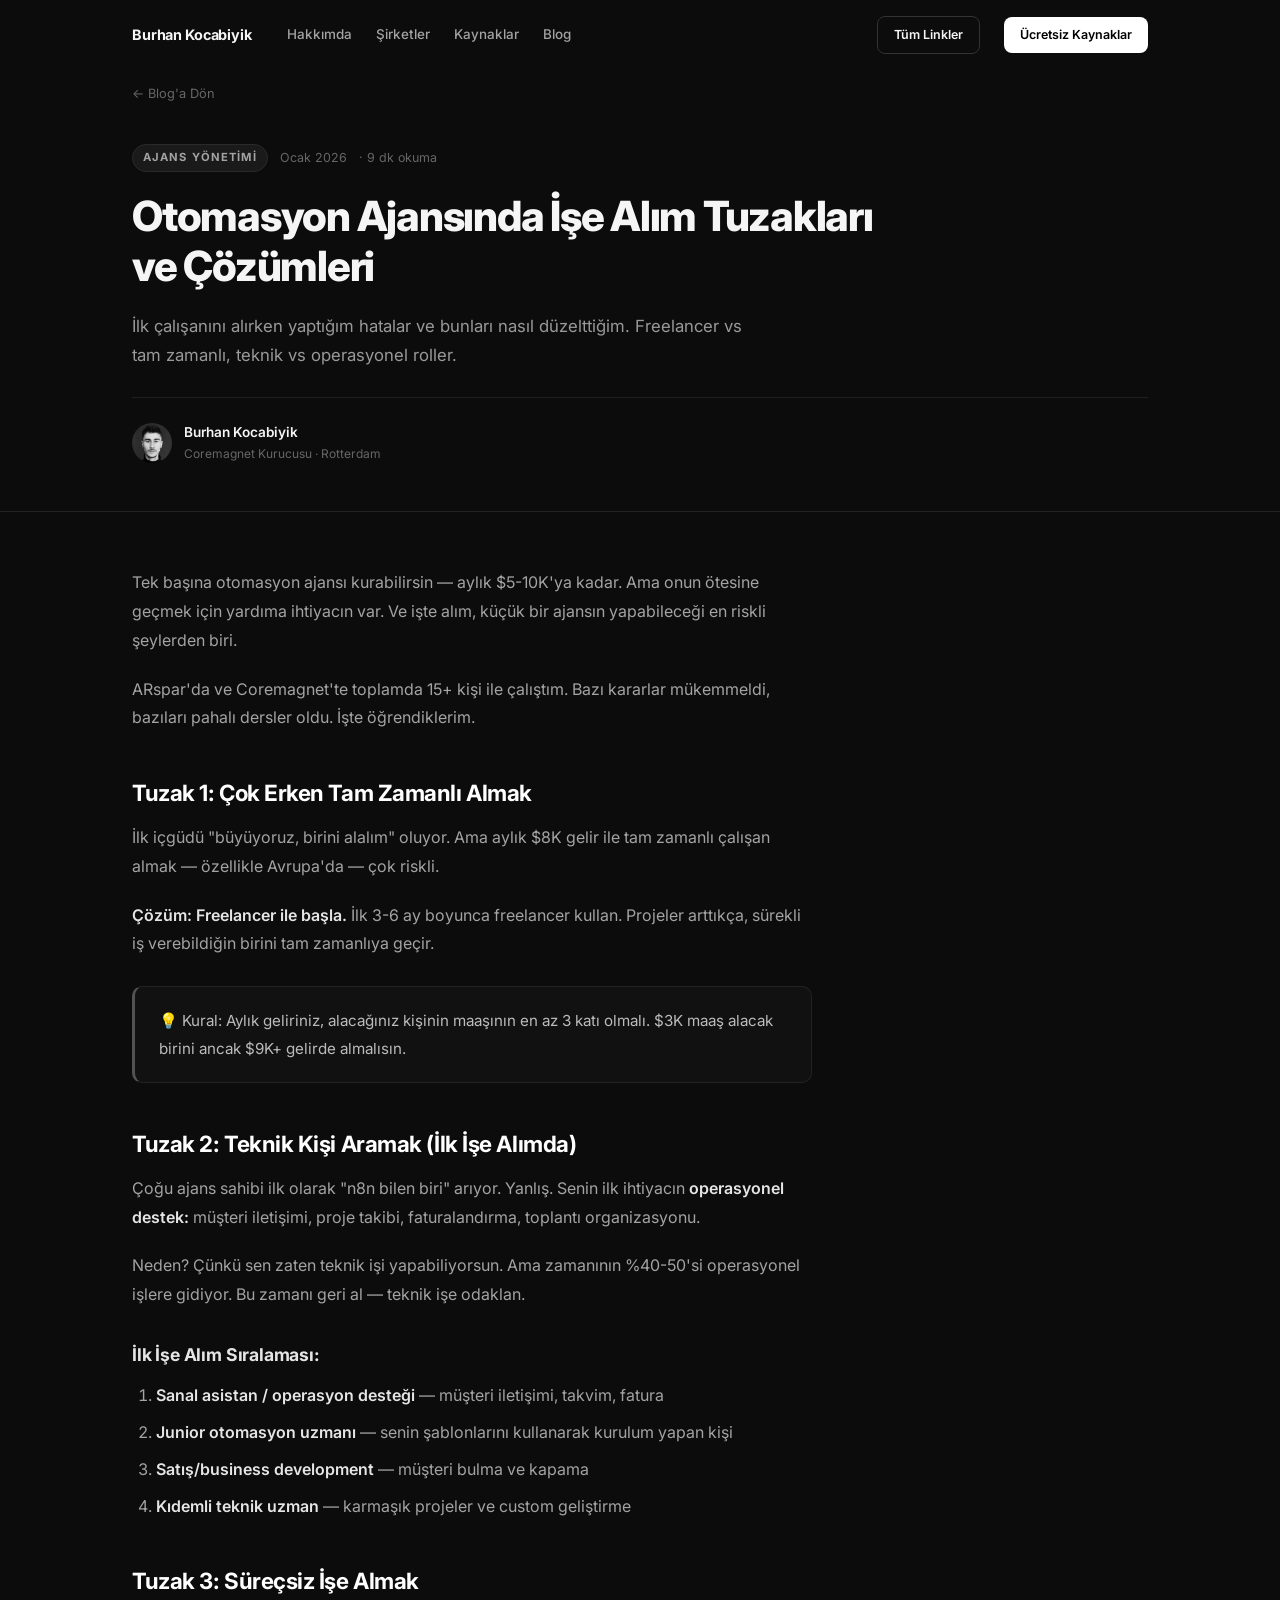
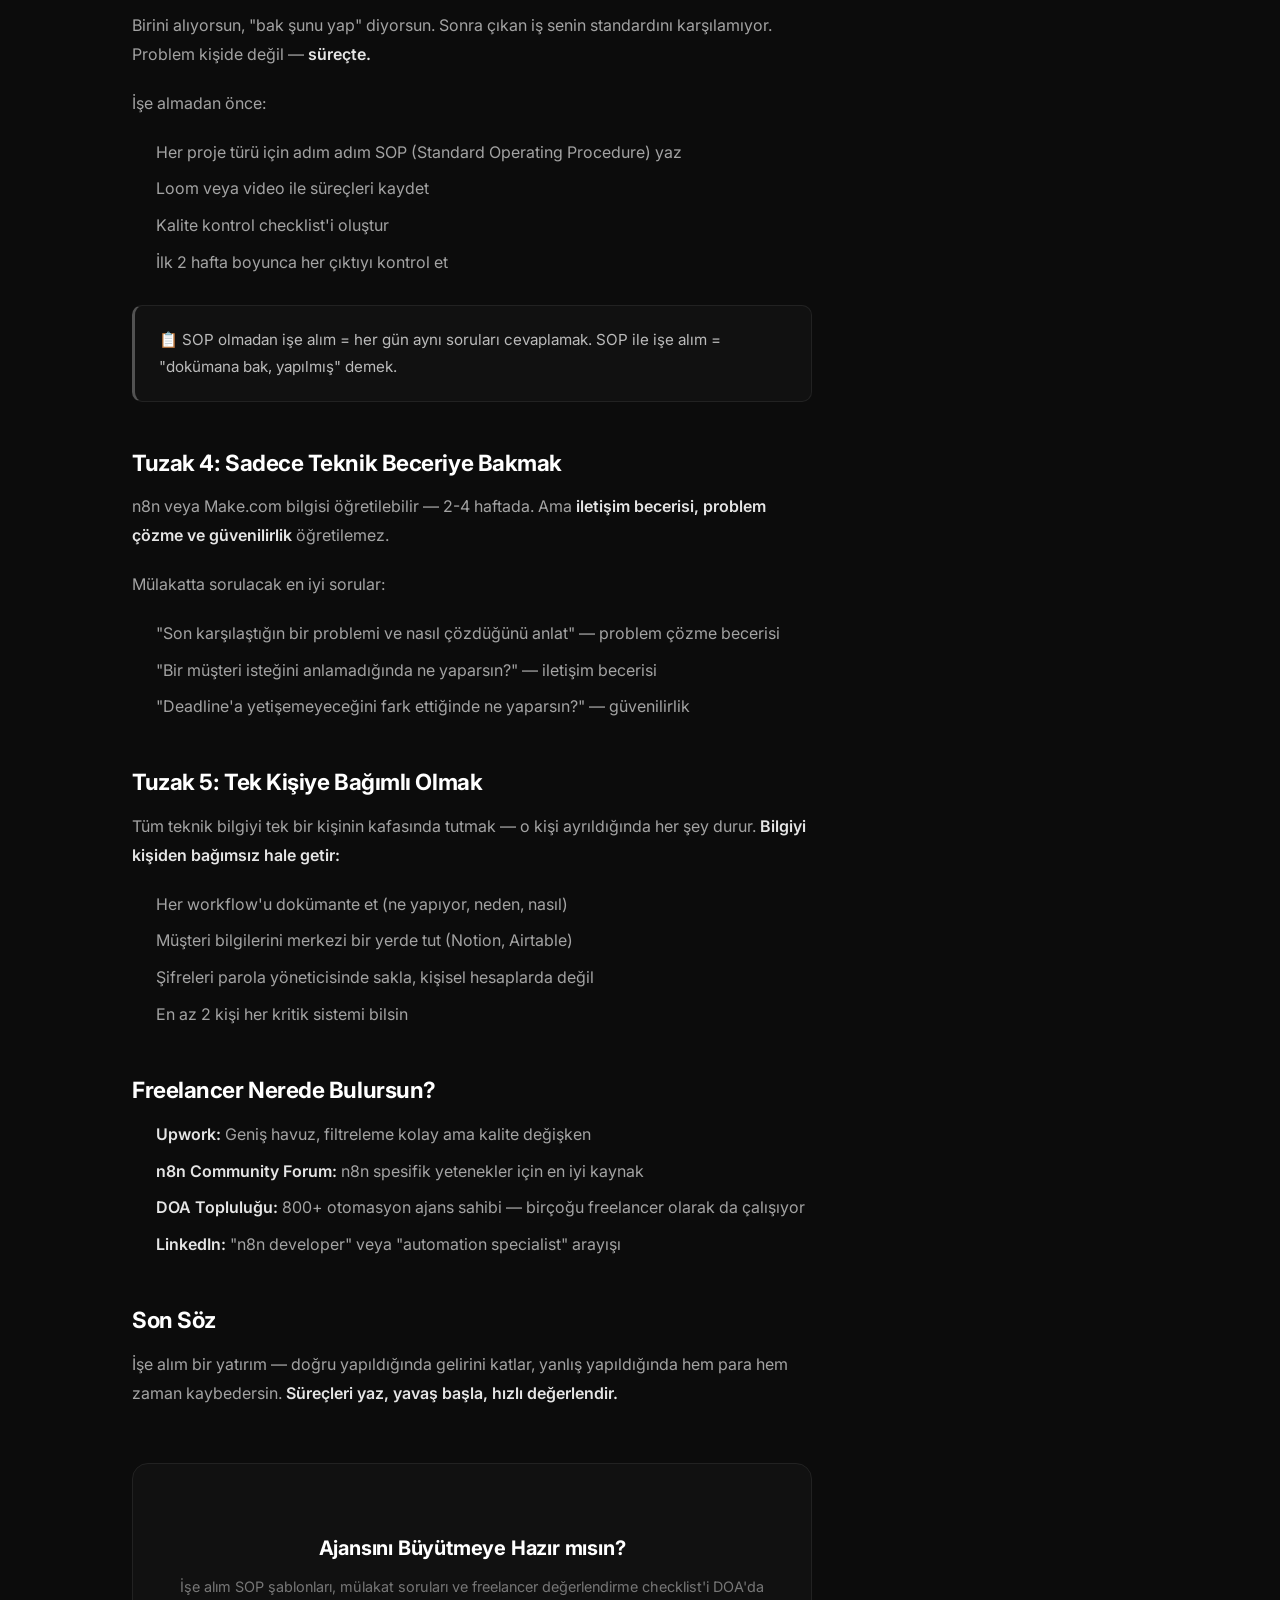
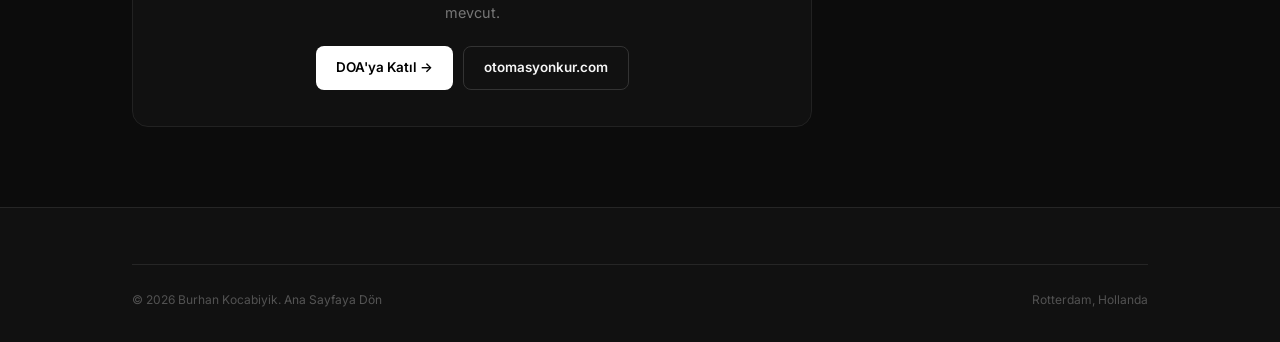
<file: blog-ise-alim-tuzaklari.html>
<!DOCTYPE html>
<html lang="tr">
<head>
  <meta charset="UTF-8">
  <meta name="viewport" content="width=device-width, initial-scale=1.0">
  <title>Otomasyon Ajansında İşe Alım Tuzakları ve Çözümleri — Burhan Kocabiyik</title>
  <meta name="description" content="İlk çalışanını alırken yaptığım hatalar ve bunları nasıl düzelttiğim. Freelancer vs tam zamanlı, teknik vs operasyonel roller.">
  <link rel="preconnect" href="https://fonts.googleapis.com">
  <link rel="preconnect" href="https://fonts.gstatic.com" crossorigin>
  <link href="https://fonts.googleapis.com/css2?family=Inter:wght@400;500;600;700;800&display=swap" rel="stylesheet">
  <link rel="stylesheet" href="/style.css">
  <style>
    .blog-hero { padding: 80px 0 48px; border-bottom: 1px solid #222; }
    .blog-meta-row { display: flex; align-items: center; gap: 12px; margin-bottom: 20px; flex-wrap: wrap; }
    .blog-cat { font-size: 0.7rem; font-weight: 700; letter-spacing: 0.1em; text-transform: uppercase; color: #a3a3a3; background: #1a1a1a; border: 1px solid #2a2a2a; padding: 4px 10px; border-radius: 20px; }
    .blog-date { font-size: 0.78rem; color: #666; }
    .blog-read { font-size: 0.78rem; color: #666; }
    .blog-hero h1 { font-size: clamp(1.7rem, 4vw, 2.6rem); font-weight: 800; letter-spacing: -0.03em; line-height: 1.2; margin-bottom: 20px; max-width: 760px; }
    .blog-hero-sub { font-size: 1.05rem; color: #999; line-height: 1.7; max-width: 620px; }
    .blog-author { display: flex; align-items: center; gap: 12px; margin-top: 28px; padding-top: 24px; border-top: 1px solid #1f1f1f; }
    .blog-author img { width: 40px; height: 40px; border-radius: 50%; object-fit: cover; object-position: center top; filter: grayscale(20%); }
    .blog-author-name { font-size: 0.85rem; font-weight: 600; }
    .blog-author-title { font-size: 0.75rem; color: #666; }
    .blog-content { padding: 56px 0 80px; max-width: 680px; }
    .blog-content h2 { font-size: 1.4rem; font-weight: 700; letter-spacing: -0.02em; margin: 48px 0 16px; color: #fff; }
    .blog-content h3 { font-size: 1.1rem; font-weight: 700; margin: 32px 0 12px; color: #e5e5e5; }
    .blog-content p { font-size: 1rem; color: #a3a3a3; line-height: 1.8; margin-bottom: 20px; }
    .blog-content strong { color: #e5e5e5; font-weight: 600; }
    .blog-content ul, .blog-content ol { margin: 0 0 20px 24px; color: #a3a3a3; line-height: 1.8; }
    .blog-content li { margin-bottom: 8px; font-size: 1rem; }
    .blog-callout { background: #111; border: 1px solid #222; border-left: 3px solid #525252; border-radius: 10px; padding: 20px 24px; margin: 28px 0; }
    .blog-callout p { margin: 0; color: #bbb; font-size: 0.95rem; }
    .blog-cta { background: #111; border: 1px solid #222; border-radius: 16px; padding: 36px 32px; margin: 56px 0 0; text-align: center; }
    .blog-cta h3 { font-size: 1.25rem; font-weight: 700; margin-bottom: 10px; color: #fff; }
    .blog-cta p { font-size: 0.9rem; color: #777; margin-bottom: 20px; }
    .blog-cta-btns { display: flex; gap: 10px; justify-content: center; flex-wrap: wrap; }
    .blog-back { display: inline-flex; align-items: center; gap: 6px; font-size: 0.8rem; color: #666; text-decoration: none; margin-bottom: 40px; transition: color 0.15s; }
    .blog-back:hover { color: #ccc; }
  </style>
</head>
<body>

<nav class="nav" id="nav">
  <div class="nav-inner">
    <a href="index.html" class="nav-logo">Burhan Kocabiyik</a>
    <div class="nav-links" id="nav-links">
      <a href="index.html#about">Hakkımda</a>
      <a href="index.html#ventures">Şirketler</a>
      <a href="index.html#resources">Kaynaklar</a>
      <a href="index.html#blog">Blog</a>
    </div>
    <a href="links.html" class="btn btn-ghost btn-sm" style="margin-left:auto">Tüm Linkler</a>
    <a href="https://benburhan.gumroad.com" target="_blank" class="btn btn-white btn-sm">Ücretsiz Kaynaklar</a>
    <button class="nav-toggle" id="nav-toggle"><span></span><span></span><span></span></button>
  </div>
</nav>

<div class="blog-hero">
  <div class="container">
    <a href="index.html#blog" class="blog-back">← Blog'a Dön</a>
    <div class="blog-meta-row">
      <span class="blog-cat">Ajans Yönetimi</span>
      <span class="blog-date">Ocak 2026</span>
      <span class="blog-read">· 9 dk okuma</span>
    </div>
    <h1>Otomasyon Ajansında İşe Alım Tuzakları ve Çözümleri</h1>
    <p class="blog-hero-sub">İlk çalışanını alırken yaptığım hatalar ve bunları nasıl düzelttiğim. Freelancer vs tam zamanlı, teknik vs operasyonel roller.</p>
    <div class="blog-author">
      <img src="/images/burhan-profile.webp" alt="Burhan Kocabiyik">
      <div>
        <div class="blog-author-name">Burhan Kocabiyik</div>
        <div class="blog-author-title">Coremagnet Kurucusu · Rotterdam</div>
      </div>
    </div>
  </div>
</div>

<div class="container">
  <div class="blog-content">

    <p>Tek başına otomasyon ajansı kurabilirsin — aylık $5-10K'ya kadar. Ama onun ötesine geçmek için yardıma ihtiyacın var. Ve işte alım, küçük bir ajansın yapabileceği en riskli şeylerden biri.</p>

    <p>ARspar'da ve Coremagnet'te toplamda 15+ kişi ile çalıştım. Bazı kararlar mükemmeldi, bazıları pahalı dersler oldu. İşte öğrendiklerim.</p>

    <h2>Tuzak 1: Çok Erken Tam Zamanlı Almak</h2>

    <p>İlk içgüdü "büyüyoruz, birini alalım" oluyor. Ama aylık $8K gelir ile tam zamanlı çalışan almak — özellikle Avrupa'da — çok riskli.</p>

    <p><strong>Çözüm: Freelancer ile başla.</strong> İlk 3-6 ay boyunca freelancer kullan. Projeler arttıkça, sürekli iş verebildiğin birini tam zamanlıya geçir.</p>

    <div class="blog-callout">
      <p>💡 Kural: Aylık geliriniz, alacağınız kişinin maaşının en az 3 katı olmalı. $3K maaş alacak birini ancak $9K+ gelirde almalısın.</p>
    </div>

    <h2>Tuzak 2: Teknik Kişi Aramak (İlk İşe Alımda)</h2>

    <p>Çoğu ajans sahibi ilk olarak "n8n bilen biri" arıyor. Yanlış. Senin ilk ihtiyacın <strong>operasyonel destek:</strong> müşteri iletişimi, proje takibi, faturalandırma, toplantı organizasyonu.</p>

    <p>Neden? Çünkü sen zaten teknik işi yapabiliyorsun. Ama zamanının %40-50'si operasyonel işlere gidiyor. Bu zamanı geri al — teknik işe odaklan.</p>

    <h3>İlk İşe Alım Sıralaması:</h3>
    <ol>
      <li><strong>Sanal asistan / operasyon desteği</strong> — müşteri iletişimi, takvim, fatura</li>
      <li><strong>Junior otomasyon uzmanı</strong> — senin şablonlarını kullanarak kurulum yapan kişi</li>
      <li><strong>Satış/business development</strong> — müşteri bulma ve kapama</li>
      <li><strong>Kıdemli teknik uzman</strong> — karmaşık projeler ve custom geliştirme</li>
    </ol>

    <h2>Tuzak 3: Süreçsiz İşe Almak</h2>

    <p>Birini alıyorsun, "bak şunu yap" diyorsun. Sonra çıkan iş senin standardını karşılamıyor. Problem kişide değil — <strong>süreçte.</strong></p>

    <p>İşe almadan önce:</p>

    <ul>
      <li>Her proje türü için adım adım SOP (Standard Operating Procedure) yaz</li>
      <li>Loom veya video ile süreçleri kaydet</li>
      <li>Kalite kontrol checklist'i oluştur</li>
      <li>İlk 2 hafta boyunca her çıktıyı kontrol et</li>
    </ul>

    <div class="blog-callout">
      <p>📋 SOP olmadan işe alım = her gün aynı soruları cevaplamak. SOP ile işe alım = "dokümana bak, yapılmış" demek.</p>
    </div>

    <h2>Tuzak 4: Sadece Teknik Beceriye Bakmak</h2>

    <p>n8n veya Make.com bilgisi öğretilebilir — 2-4 haftada. Ama <strong>iletişim becerisi, problem çözme ve güvenilirlik</strong> öğretilemez.</p>

    <p>Mülakatta sorulacak en iyi sorular:</p>

    <ul>
      <li>"Son karşılaştığın bir problemi ve nasıl çözdüğünü anlat" — problem çözme becerisi</li>
      <li>"Bir müşteri isteğini anlamadığında ne yaparsın?" — iletişim becerisi</li>
      <li>"Deadline'a yetişemeyeceğini fark ettiğinde ne yaparsın?" — güvenilirlik</li>
    </ul>

    <h2>Tuzak 5: Tek Kişiye Bağımlı Olmak</h2>

    <p>Tüm teknik bilgiyi tek bir kişinin kafasında tutmak — o kişi ayrıldığında her şey durur. <strong>Bilgiyi kişiden bağımsız hale getir:</strong></p>

    <ul>
      <li>Her workflow'u dokümante et (ne yapıyor, neden, nasıl)</li>
      <li>Müşteri bilgilerini merkezi bir yerde tut (Notion, Airtable)</li>
      <li>Şifreleri parola yöneticisinde sakla, kişisel hesaplarda değil</li>
      <li>En az 2 kişi her kritik sistemi bilsin</li>
    </ul>

    <h2>Freelancer Nerede Bulursun?</h2>

    <ul>
      <li><strong>Upwork:</strong> Geniş havuz, filtreleme kolay ama kalite değişken</li>
      <li><strong>n8n Community Forum:</strong> n8n spesifik yetenekler için en iyi kaynak</li>
      <li><strong>DOA Topluluğu:</strong> 800+ otomasyon ajans sahibi — birçoğu freelancer olarak da çalışıyor</li>
      <li><strong>LinkedIn:</strong> "n8n developer" veya "automation specialist" arayışı</li>
    </ul>

    <h2>Son Söz</h2>

    <p>İşe alım bir yatırım — doğru yapıldığında gelirini katlar, yanlış yapıldığında hem para hem zaman kaybedersin. <strong>Süreçleri yaz, yavaş başla, hızlı değerlendir.</strong></p>

    <div class="blog-cta">
      <h3>Ajansını Büyütmeye Hazır mısın?</h3>
      <p>İşe alım SOP şablonları, mülakat soruları ve freelancer değerlendirme checklist'i DOA'da mevcut.</p>
      <div class="blog-cta-btns">
        <a href="https://www.skool.com/doa/about" target="_blank" class="btn btn-white">DOA'ya Katıl →</a>
        <a href="https://otomasyonkur.com" target="_blank" class="btn btn-ghost">otomasyonkur.com</a>
      </div>
    </div>

  </div>
</div>

<footer class="site-footer">
  <div class="container">
    <div class="footer-bottom">
      <p>© 2026 Burhan Kocabiyik. <a href="index.html" style="color:#555;text-decoration:none;">Ana Sayfaya Dön</a></p>
      <p>Rotterdam, Hollanda</p>
    </div>
  </div>
</footer>

<button class="scroll-top" id="scroll-top">↑</button>
<script src="/script.js"></script>
</body>
</html>
</file>
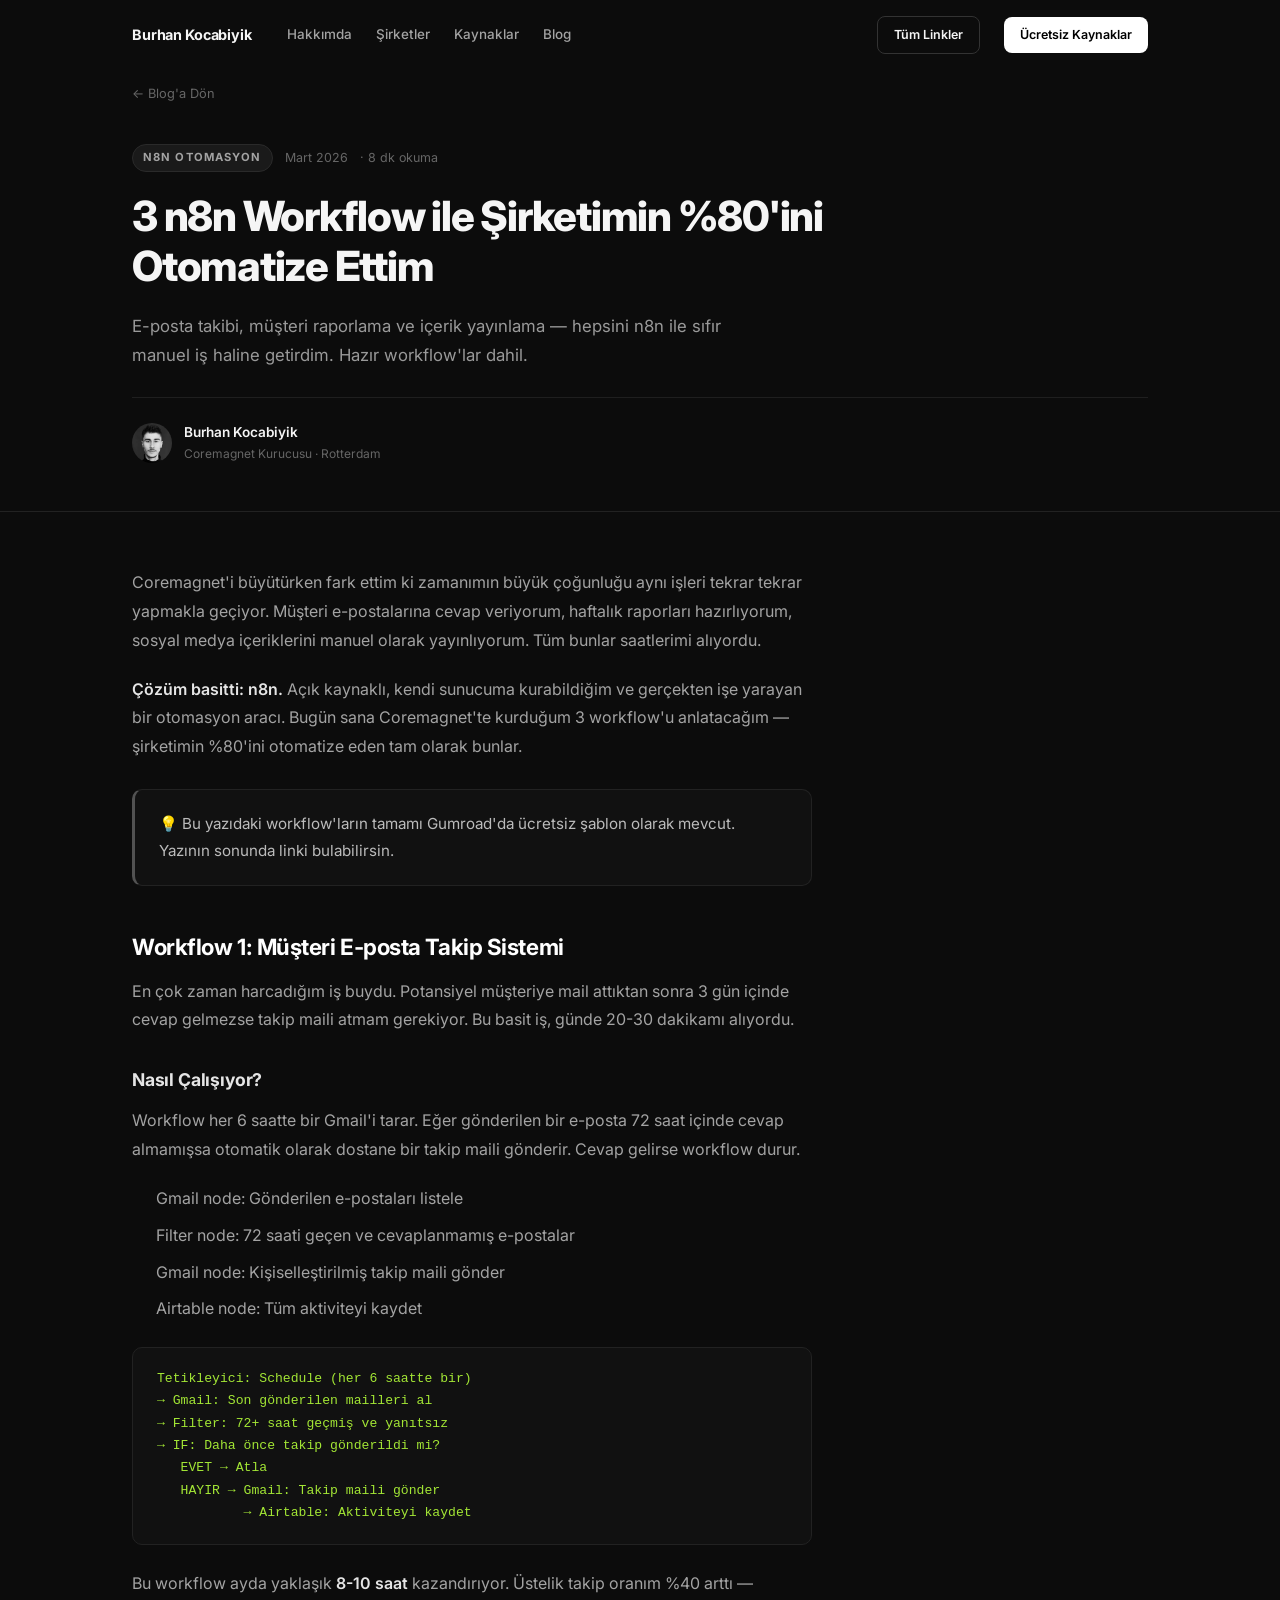
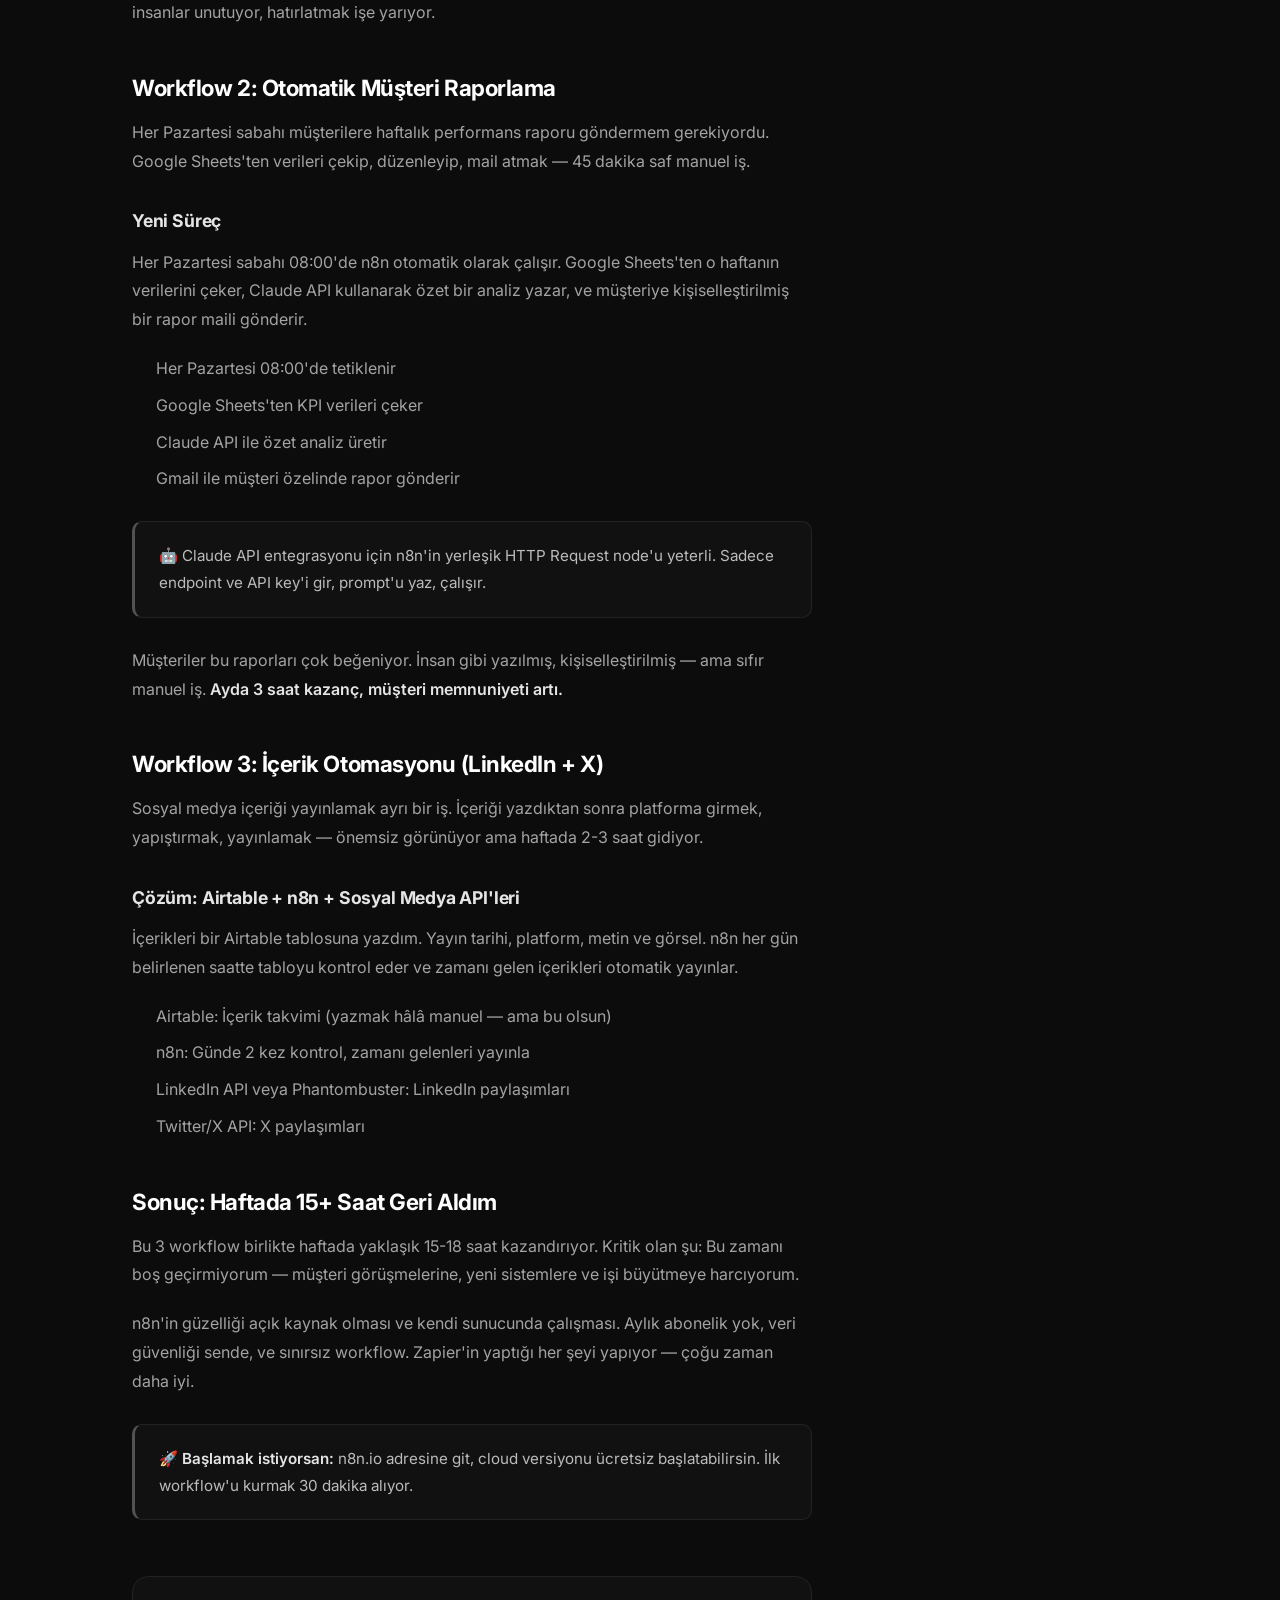
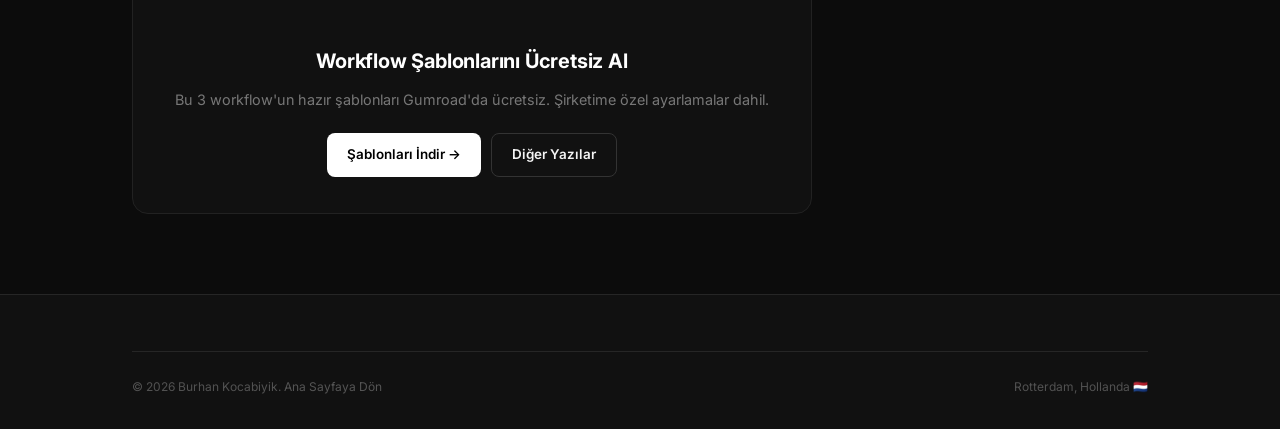
<file: blog-n8n-otomasyon.html>
<!DOCTYPE html>
<html lang="tr">
<head>
  <meta charset="UTF-8">
  <meta name="viewport" content="width=device-width, initial-scale=1.0">
  <title>3 n8n Workflow ile Şirketimin %80'ini Otomatize Ettim — Burhan Kocabiyik</title>
  <meta name="description" content="E-posta takibi, müşteri raporlama ve içerik yayınlama — hepsini n8n ile sıfır manuel iş haline getirdim. Workflow'lar dahil.">
  <link rel="preconnect" href="https://fonts.googleapis.com">
  <link rel="preconnect" href="https://fonts.gstatic.com" crossorigin>
  <link href="https://fonts.googleapis.com/css2?family=Inter:wght@400;500;600;700;800&display=swap" rel="stylesheet">
  <link rel="stylesheet" href="/style.css">
  <style>
    .blog-hero {
      padding: 80px 0 48px;
      border-bottom: 1px solid #222;
    }
    .blog-meta-row {
      display: flex;
      align-items: center;
      gap: 12px;
      margin-bottom: 20px;
      flex-wrap: wrap;
    }
    .blog-cat {
      font-size: 0.7rem;
      font-weight: 700;
      letter-spacing: 0.1em;
      text-transform: uppercase;
      color: #a3a3a3;
      background: #1a1a1a;
      border: 1px solid #2a2a2a;
      padding: 4px 10px;
      border-radius: 20px;
    }
    .blog-date {
      font-size: 0.78rem;
      color: #666;
    }
    .blog-read {
      font-size: 0.78rem;
      color: #666;
    }
    .blog-hero h1 {
      font-size: clamp(1.7rem, 4vw, 2.6rem);
      font-weight: 800;
      letter-spacing: -0.03em;
      line-height: 1.2;
      margin-bottom: 20px;
      max-width: 760px;
    }
    .blog-hero-sub {
      font-size: 1.05rem;
      color: #999;
      line-height: 1.7;
      max-width: 620px;
    }
    .blog-author {
      display: flex;
      align-items: center;
      gap: 12px;
      margin-top: 28px;
      padding-top: 24px;
      border-top: 1px solid #1f1f1f;
    }
    .blog-author img {
      width: 40px; height: 40px;
      border-radius: 50%;
      object-fit: cover;
      object-position: center top;
      filter: grayscale(20%);
    }
    .blog-author-name {
      font-size: 0.85rem;
      font-weight: 600;
    }
    .blog-author-title {
      font-size: 0.75rem;
      color: #666;
    }

    /* CONTENT */
    .blog-content {
      padding: 56px 0 80px;
      max-width: 680px;
    }
    .blog-content h2 {
      font-size: 1.4rem;
      font-weight: 700;
      letter-spacing: -0.02em;
      margin: 48px 0 16px;
      color: #fff;
    }
    .blog-content h3 {
      font-size: 1.1rem;
      font-weight: 700;
      margin: 32px 0 12px;
      color: #e5e5e5;
    }
    .blog-content p {
      font-size: 1rem;
      color: #a3a3a3;
      line-height: 1.8;
      margin-bottom: 20px;
    }
    .blog-content strong {
      color: #e5e5e5;
      font-weight: 600;
    }
    .blog-content ul, .blog-content ol {
      margin: 0 0 20px 24px;
      color: #a3a3a3;
      line-height: 1.8;
    }
    .blog-content li {
      margin-bottom: 8px;
      font-size: 1rem;
    }
    .blog-callout {
      background: #111;
      border: 1px solid #222;
      border-left: 3px solid #525252;
      border-radius: 10px;
      padding: 20px 24px;
      margin: 28px 0;
    }
    .blog-callout p {
      margin: 0;
      color: #bbb;
      font-size: 0.95rem;
    }
    .blog-code {
      background: #111;
      border: 1px solid #222;
      border-radius: 10px;
      padding: 20px 24px;
      margin: 24px 0;
      font-family: 'SF Mono', 'Fira Code', monospace;
      font-size: 0.82rem;
      color: #a3e635;
      line-height: 1.7;
      overflow-x: auto;
      white-space: pre;
    }
    .step-num {
      display: inline-flex;
      align-items: center;
      justify-content: center;
      width: 28px; height: 28px;
      border-radius: 50%;
      background: #1a1a1a;
      border: 1px solid #333;
      font-size: 0.75rem;
      font-weight: 700;
      color: #fff;
      margin-right: 10px;
      flex-shrink: 0;
    }
    .step-row {
      display: flex;
      align-items: flex-start;
      gap: 4px;
      margin-bottom: 24px;
    }
    .step-row .step-body h3 { margin-top: 0; }

    /* CTA */
    .blog-cta {
      background: #111;
      border: 1px solid #222;
      border-radius: 16px;
      padding: 36px 32px;
      margin: 56px 0 0;
      text-align: center;
    }
    .blog-cta h3 {
      font-size: 1.25rem;
      font-weight: 700;
      margin-bottom: 10px;
      color: #fff;
    }
    .blog-cta p {
      font-size: 0.9rem;
      color: #777;
      margin-bottom: 20px;
    }
    .blog-cta-btns {
      display: flex;
      gap: 10px;
      justify-content: center;
      flex-wrap: wrap;
    }

    /* BACK NAV */
    .blog-back {
      display: inline-flex;
      align-items: center;
      gap: 6px;
      font-size: 0.8rem;
      color: #666;
      text-decoration: none;
      margin-bottom: 40px;
      transition: color 0.15s;
    }
    .blog-back:hover { color: #ccc; }
  </style>
</head>
<body>

<nav class="nav" id="nav">
  <div class="nav-inner">
    <a href="index.html" class="nav-logo">Burhan Kocabiyik</a>
    <div class="nav-links" id="nav-links">
      <a href="index.html#about">Hakkımda</a>
      <a href="index.html#ventures">Şirketler</a>
      <a href="index.html#resources">Kaynaklar</a>
      <a href="index.html#blog">Blog</a>
    </div>
    <a href="links.html" class="btn btn-ghost btn-sm" style="margin-left:auto">Tüm Linkler</a>
    <a href="https://benburhan.gumroad.com" target="_blank" class="btn btn-white btn-sm">Ücretsiz Kaynaklar</a>
    <button class="nav-toggle" id="nav-toggle"><span></span><span></span><span></span></button>
  </div>
</nav>

<div class="blog-hero">
  <div class="container">
    <a href="index.html#blog" class="blog-back">← Blog'a Dön</a>
    <div class="blog-meta-row">
      <span class="blog-cat">n8n Otomasyon</span>
      <span class="blog-date">Mart 2026</span>
      <span class="blog-read">· 8 dk okuma</span>
    </div>
    <h1>3 n8n Workflow ile Şirketimin %80'ini Otomatize Ettim</h1>
    <p class="blog-hero-sub">E-posta takibi, müşteri raporlama ve içerik yayınlama — hepsini n8n ile sıfır manuel iş haline getirdim. Hazır workflow'lar dahil.</p>
    <div class="blog-author">
      <img src="/images/burhan-profile.webp" alt="Burhan Kocabiyik">
      <div>
        <div class="blog-author-name">Burhan Kocabiyik</div>
        <div class="blog-author-title">Coremagnet Kurucusu · Rotterdam</div>
      </div>
    </div>
  </div>
</div>

<div class="container">
  <div class="blog-content">

    <p>Coremagnet'i büyütürken fark ettim ki zamanımın büyük çoğunluğu aynı işleri tekrar tekrar yapmakla geçiyor. Müşteri e-postalarına cevap veriyorum, haftalık raporları hazırlıyorum, sosyal medya içeriklerini manuel olarak yayınlıyorum. Tüm bunlar saatlerimi alıyordu.</p>

    <p><strong>Çözüm basitti: n8n.</strong> Açık kaynaklı, kendi sunucuma kurabildiğim ve gerçekten işe yarayan bir otomasyon aracı. Bugün sana Coremagnet'te kurduğum 3 workflow'u anlatacağım — şirketimin %80'ini otomatize eden tam olarak bunlar.</p>

    <div class="blog-callout">
      <p>💡 Bu yazıdaki workflow'ların tamamı Gumroad'da ücretsiz şablon olarak mevcut. Yazının sonunda linki bulabilirsin.</p>
    </div>

    <h2>Workflow 1: Müşteri E-posta Takip Sistemi</h2>

    <p>En çok zaman harcadığım iş buydu. Potansiyel müşteriye mail attıktan sonra 3 gün içinde cevap gelmezse takip maili atmam gerekiyor. Bu basit iş, günde 20-30 dakikamı alıyordu.</p>

    <h3>Nasıl Çalışıyor?</h3>

    <p>Workflow her 6 saatte bir Gmail'i tarar. Eğer gönderilen bir e-posta 72 saat içinde cevap almamışsa otomatik olarak dostane bir takip maili gönderir. Cevap gelirse workflow durur.</p>

    <ul>
      <li>Gmail node: Gönderilen e-postaları listele</li>
      <li>Filter node: 72 saati geçen ve cevaplanmamış e-postalar</li>
      <li>Gmail node: Kişiselleştirilmiş takip maili gönder</li>
      <li>Airtable node: Tüm aktiviteyi kaydet</li>
    </ul>

    <div class="blog-code">Tetikleyici: Schedule (her 6 saatte bir)
→ Gmail: Son gönderilen mailleri al
→ Filter: 72+ saat geçmiş ve yanıtsız
→ IF: Daha önce takip gönderildi mi?
   EVET → Atla
   HAYIR → Gmail: Takip maili gönder
           → Airtable: Aktiviteyi kaydet</div>

    <p>Bu workflow ayda yaklaşık <strong>8-10 saat</strong> kazandırıyor. Üstelik takip oranım %40 arttı — insanlar unutuyor, hatırlatmak işe yarıyor.</p>

    <h2>Workflow 2: Otomatik Müşteri Raporlama</h2>

    <p>Her Pazartesi sabahı müşterilere haftalık performans raporu göndermem gerekiyordu. Google Sheets'ten verileri çekip, düzenleyip, mail atmak — 45 dakika saf manuel iş.</p>

    <h3>Yeni Süreç</h3>

    <p>Her Pazartesi sabahı 08:00'de n8n otomatik olarak çalışır. Google Sheets'ten o haftanın verilerini çeker, Claude API kullanarak özet bir analiz yazar, ve müşteriye kişiselleştirilmiş bir rapor maili gönderir.</p>

    <ul>
      <li>Her Pazartesi 08:00'de tetiklenir</li>
      <li>Google Sheets'ten KPI verileri çeker</li>
      <li>Claude API ile özet analiz üretir</li>
      <li>Gmail ile müşteri özelinde rapor gönderir</li>
    </ul>

    <div class="blog-callout">
      <p>🤖 Claude API entegrasyonu için n8n'in yerleşik HTTP Request node'u yeterli. Sadece endpoint ve API key'i gir, prompt'u yaz, çalışır.</p>
    </div>

    <p>Müşteriler bu raporları çok beğeniyor. İnsan gibi yazılmış, kişiselleştirilmiş — ama sıfır manuel iş. <strong>Ayda 3 saat kazanç, müşteri memnuniyeti artı.</strong></p>

    <h2>Workflow 3: İçerik Otomasyonu (LinkedIn + X)</h2>

    <p>Sosyal medya içeriği yayınlamak ayrı bir iş. İçeriği yazdıktan sonra platforma girmek, yapıştırmak, yayınlamak — önemsiz görünüyor ama haftada 2-3 saat gidiyor.</p>

    <h3>Çözüm: Airtable + n8n + Sosyal Medya API'leri</h3>

    <p>İçerikleri bir Airtable tablosuna yazdım. Yayın tarihi, platform, metin ve görsel. n8n her gün belirlenen saatte tabloyu kontrol eder ve zamanı gelen içerikleri otomatik yayınlar.</p>

    <ul>
      <li>Airtable: İçerik takvimi (yazmak hâlâ manuel — ama bu olsun)</li>
      <li>n8n: Günde 2 kez kontrol, zamanı gelenleri yayınla</li>
      <li>LinkedIn API veya Phantombuster: LinkedIn paylaşımları</li>
      <li>Twitter/X API: X paylaşımları</li>
    </ul>

    <h2>Sonuç: Haftada 15+ Saat Geri Aldım</h2>

    <p>Bu 3 workflow birlikte haftada yaklaşık 15-18 saat kazandırıyor. Kritik olan şu: Bu zamanı boş geçirmiyorum — müşteri görüşmelerine, yeni sistemlere ve işi büyütmeye harcıyorum.</p>

    <p>n8n'in güzelliği açık kaynak olması ve kendi sunucunda çalışması. Aylık abonelik yok, veri güvenliği sende, ve sınırsız workflow. Zapier'in yaptığı her şeyi yapıyor — çoğu zaman daha iyi.</p>

    <div class="blog-callout">
      <p>🚀 <strong>Başlamak istiyorsan:</strong> n8n.io adresine git, cloud versiyonu ücretsiz başlatabilirsin. İlk workflow'u kurmak 30 dakika alıyor.</p>
    </div>

    <div class="blog-cta">
      <h3>Workflow Şablonlarını Ücretsiz Al</h3>
      <p>Bu 3 workflow'un hazır şablonları Gumroad'da ücretsiz. Şirketime özel ayarlamalar dahil.</p>
      <div class="blog-cta-btns">
        <a href="https://benburhan.gumroad.com" target="_blank" class="btn btn-white">Şablonları İndir →</a>
        <a href="index.html#blog" class="btn btn-ghost">Diğer Yazılar</a>
      </div>
    </div>

  </div>
</div>

<footer class="site-footer">
  <div class="container">
    <div class="footer-bottom">
      <p>© 2026 Burhan Kocabiyik. <a href="index.html" style="color:#555;text-decoration:none;">Ana Sayfaya Dön</a></p>
      <p>Rotterdam, Hollanda 🇳🇱</p>
    </div>
  </div>
</footer>

<button class="scroll-top" id="scroll-top">↑</button>
<script src="/script.js"></script>
</body>
</html>
</file>
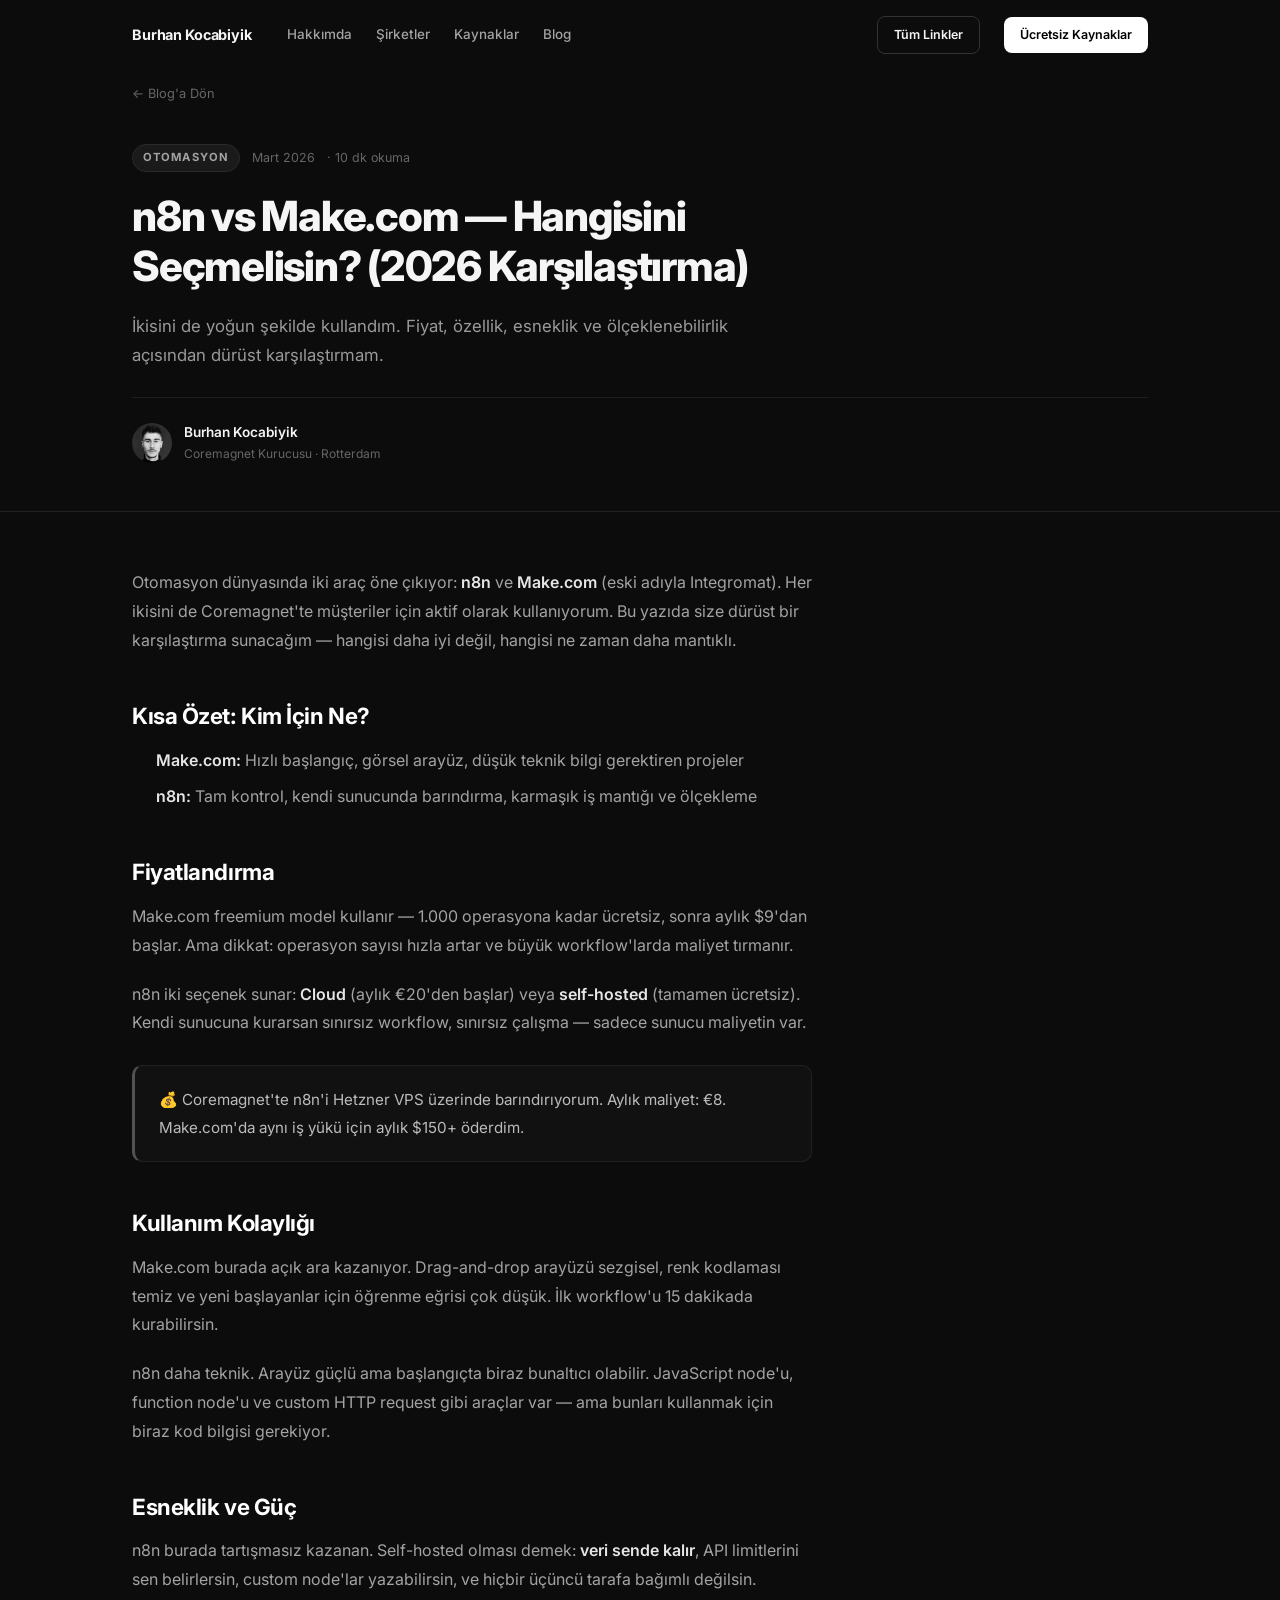
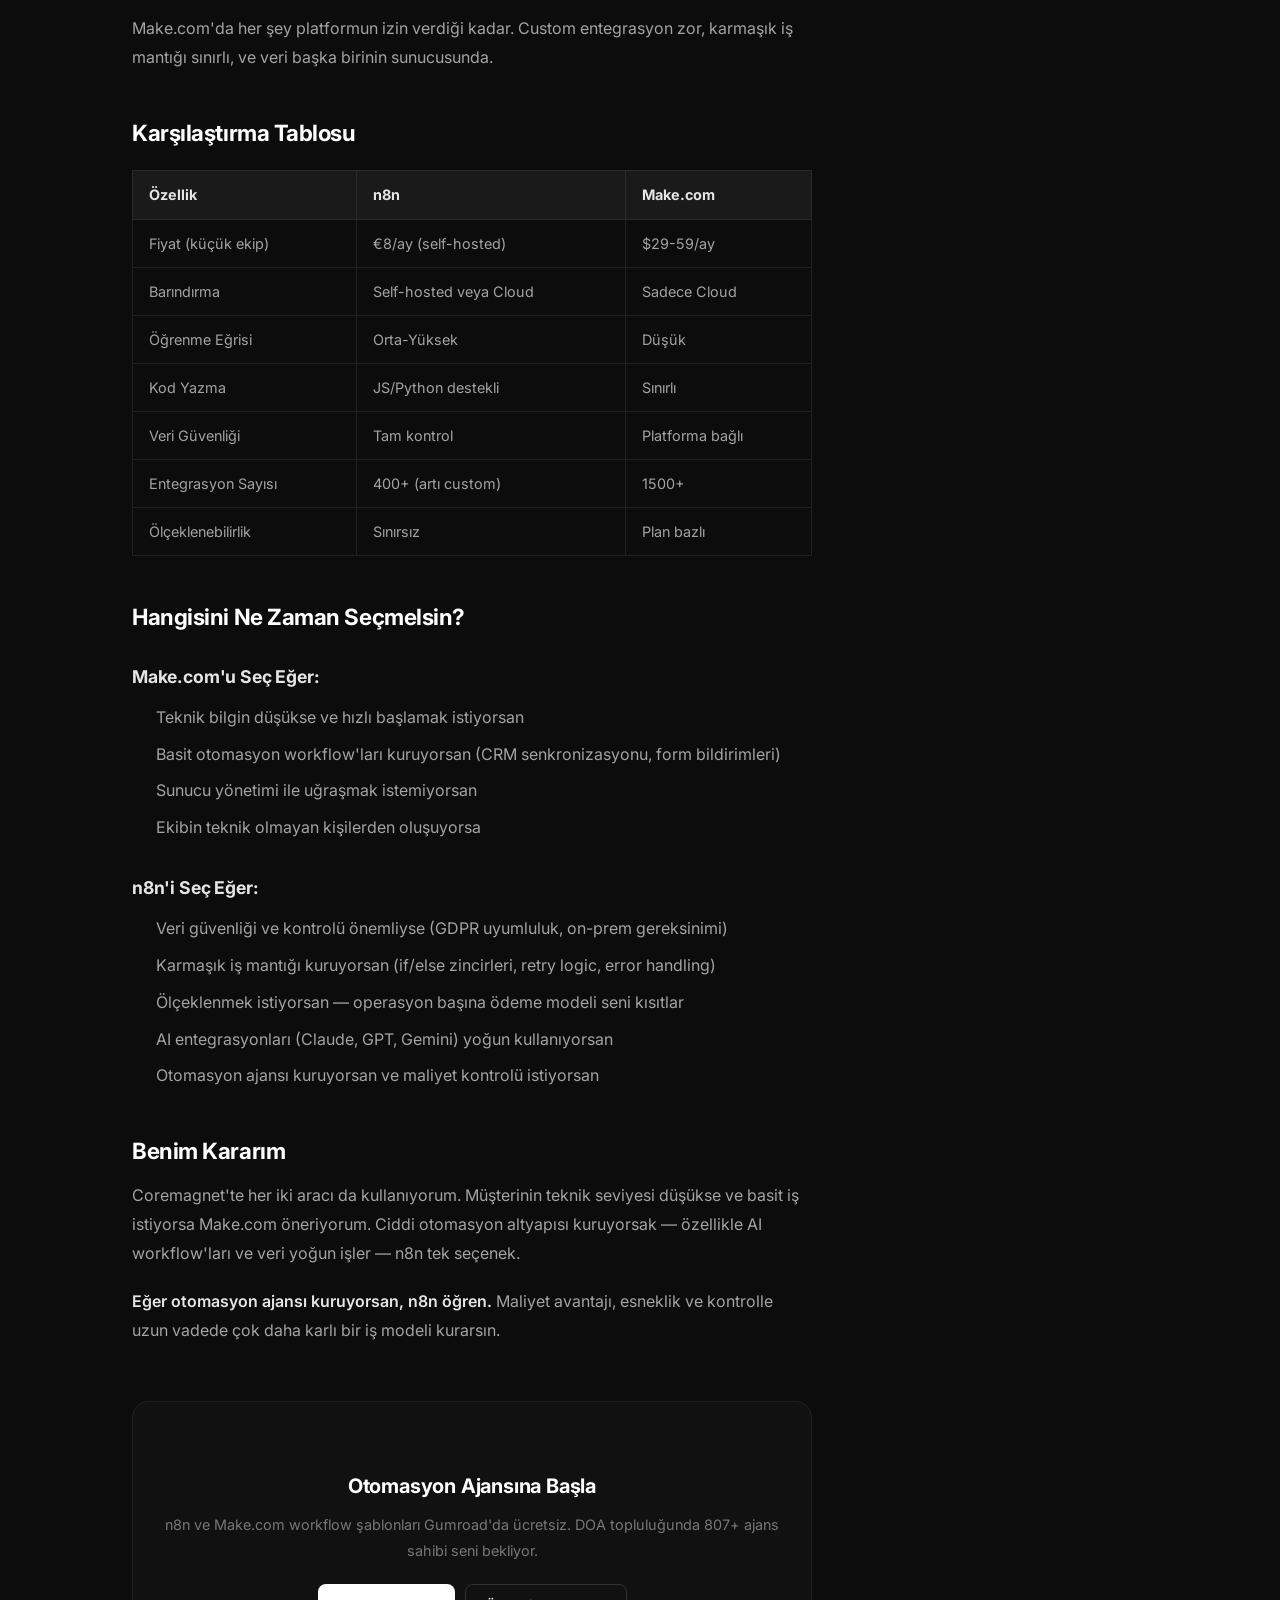
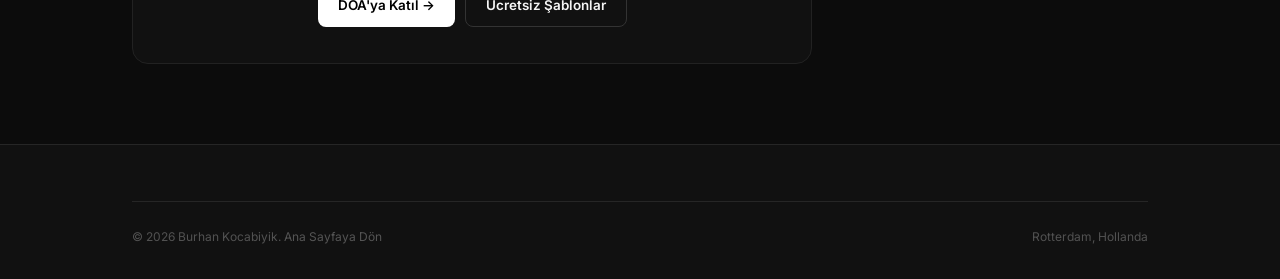
<file: blog-n8n-vs-make.html>
<!DOCTYPE html>
<html lang="tr">
<head>
  <meta charset="UTF-8">
  <meta name="viewport" content="width=device-width, initial-scale=1.0">
  <title>n8n vs Make.com — Hangisini Seçmelisin? (2026 Karşılaştırma) — Burhan Kocabiyik</title>
  <meta name="description" content="n8n ve Make.com'u fiyat, özellik, esneklik ve ölçeklenebilirlik açısından karşılaştırdım. Hangi otomasyon aracı senin için doğru?">
  <link rel="preconnect" href="https://fonts.googleapis.com">
  <link rel="preconnect" href="https://fonts.gstatic.com" crossorigin>
  <link href="https://fonts.googleapis.com/css2?family=Inter:wght@400;500;600;700;800&display=swap" rel="stylesheet">
  <link rel="stylesheet" href="/style.css">
  <style>
    .blog-hero { padding: 80px 0 48px; border-bottom: 1px solid #222; }
    .blog-meta-row { display: flex; align-items: center; gap: 12px; margin-bottom: 20px; flex-wrap: wrap; }
    .blog-cat { font-size: 0.7rem; font-weight: 700; letter-spacing: 0.1em; text-transform: uppercase; color: #a3a3a3; background: #1a1a1a; border: 1px solid #2a2a2a; padding: 4px 10px; border-radius: 20px; }
    .blog-date { font-size: 0.78rem; color: #666; }
    .blog-read { font-size: 0.78rem; color: #666; }
    .blog-hero h1 { font-size: clamp(1.7rem, 4vw, 2.6rem); font-weight: 800; letter-spacing: -0.03em; line-height: 1.2; margin-bottom: 20px; max-width: 760px; }
    .blog-hero-sub { font-size: 1.05rem; color: #999; line-height: 1.7; max-width: 620px; }
    .blog-author { display: flex; align-items: center; gap: 12px; margin-top: 28px; padding-top: 24px; border-top: 1px solid #1f1f1f; }
    .blog-author img { width: 40px; height: 40px; border-radius: 50%; object-fit: cover; object-position: center top; filter: grayscale(20%); }
    .blog-author-name { font-size: 0.85rem; font-weight: 600; }
    .blog-author-title { font-size: 0.75rem; color: #666; }
    .blog-content { padding: 56px 0 80px; max-width: 680px; }
    .blog-content h2 { font-size: 1.4rem; font-weight: 700; letter-spacing: -0.02em; margin: 48px 0 16px; color: #fff; }
    .blog-content h3 { font-size: 1.1rem; font-weight: 700; margin: 32px 0 12px; color: #e5e5e5; }
    .blog-content p { font-size: 1rem; color: #a3a3a3; line-height: 1.8; margin-bottom: 20px; }
    .blog-content strong { color: #e5e5e5; font-weight: 600; }
    .blog-content ul, .blog-content ol { margin: 0 0 20px 24px; color: #a3a3a3; line-height: 1.8; }
    .blog-content li { margin-bottom: 8px; font-size: 1rem; }
    .blog-callout { background: #111; border: 1px solid #222; border-left: 3px solid #525252; border-radius: 10px; padding: 20px 24px; margin: 28px 0; }
    .blog-callout p { margin: 0; color: #bbb; font-size: 0.95rem; }
    .blog-cta { background: #111; border: 1px solid #222; border-radius: 16px; padding: 36px 32px; margin: 56px 0 0; text-align: center; }
    .blog-cta h3 { font-size: 1.25rem; font-weight: 700; margin-bottom: 10px; color: #fff; }
    .blog-cta p { font-size: 0.9rem; color: #777; margin-bottom: 20px; }
    .blog-cta-btns { display: flex; gap: 10px; justify-content: center; flex-wrap: wrap; }
    .blog-back { display: inline-flex; align-items: center; gap: 6px; font-size: 0.8rem; color: #666; text-decoration: none; margin-bottom: 40px; transition: color 0.15s; }
    .blog-back:hover { color: #ccc; }
    .compare-table { width: 100%; border-collapse: collapse; margin: 24px 0; font-size: 0.9rem; }
    .compare-table th { text-align: left; padding: 12px 16px; background: #1a1a1a; color: #e5e5e5; font-weight: 700; border: 1px solid #2a2a2a; }
    .compare-table td { padding: 12px 16px; border: 1px solid #222; color: #a3a3a3; }
    .compare-table tr:hover td { background: #111; }
  </style>
</head>
<body>

<nav class="nav" id="nav">
  <div class="nav-inner">
    <a href="index.html" class="nav-logo">Burhan Kocabiyik</a>
    <div class="nav-links" id="nav-links">
      <a href="index.html#about">Hakkımda</a>
      <a href="index.html#ventures">Şirketler</a>
      <a href="index.html#resources">Kaynaklar</a>
      <a href="index.html#blog">Blog</a>
    </div>
    <a href="links.html" class="btn btn-ghost btn-sm" style="margin-left:auto">Tüm Linkler</a>
    <a href="https://benburhan.gumroad.com" target="_blank" class="btn btn-white btn-sm">Ücretsiz Kaynaklar</a>
    <button class="nav-toggle" id="nav-toggle"><span></span><span></span><span></span></button>
  </div>
</nav>

<div class="blog-hero">
  <div class="container">
    <a href="index.html#blog" class="blog-back">← Blog'a Dön</a>
    <div class="blog-meta-row">
      <span class="blog-cat">Otomasyon</span>
      <span class="blog-date">Mart 2026</span>
      <span class="blog-read">· 10 dk okuma</span>
    </div>
    <h1>n8n vs Make.com — Hangisini Seçmelisin? (2026 Karşılaştırma)</h1>
    <p class="blog-hero-sub">İkisini de yoğun şekilde kullandım. Fiyat, özellik, esneklik ve ölçeklenebilirlik açısından dürüst karşılaştırmam.</p>
    <div class="blog-author">
      <img src="/images/burhan-profile.webp" alt="Burhan Kocabiyik">
      <div>
        <div class="blog-author-name">Burhan Kocabiyik</div>
        <div class="blog-author-title">Coremagnet Kurucusu · Rotterdam</div>
      </div>
    </div>
  </div>
</div>

<div class="container">
  <div class="blog-content">

    <p>Otomasyon dünyasında iki araç öne çıkıyor: <strong>n8n</strong> ve <strong>Make.com</strong> (eski adıyla Integromat). Her ikisini de Coremagnet'te müşteriler için aktif olarak kullanıyorum. Bu yazıda size dürüst bir karşılaştırma sunacağım — hangisi daha iyi değil, hangisi ne zaman daha mantıklı.</p>

    <h2>Kısa Özet: Kim İçin Ne?</h2>

    <ul>
      <li><strong>Make.com:</strong> Hızlı başlangıç, görsel arayüz, düşük teknik bilgi gerektiren projeler</li>
      <li><strong>n8n:</strong> Tam kontrol, kendi sunucunda barındırma, karmaşık iş mantığı ve ölçekleme</li>
    </ul>

    <h2>Fiyatlandırma</h2>

    <p>Make.com freemium model kullanır — 1.000 operasyona kadar ücretsiz, sonra aylık $9'dan başlar. Ama dikkat: operasyon sayısı hızla artar ve büyük workflow'larda maliyet tırmanır.</p>

    <p>n8n iki seçenek sunar: <strong>Cloud</strong> (aylık €20'den başlar) veya <strong>self-hosted</strong> (tamamen ücretsiz). Kendi sunucuna kurarsan sınırsız workflow, sınırsız çalışma — sadece sunucu maliyetin var.</p>

    <div class="blog-callout">
      <p>💰 Coremagnet'te n8n'i Hetzner VPS üzerinde barındırıyorum. Aylık maliyet: €8. Make.com'da aynı iş yükü için aylık $150+ öderdim.</p>
    </div>

    <h2>Kullanım Kolaylığı</h2>

    <p>Make.com burada açık ara kazanıyor. Drag-and-drop arayüzü sezgisel, renk kodlaması temiz ve yeni başlayanlar için öğrenme eğrisi çok düşük. İlk workflow'u 15 dakikada kurabilirsin.</p>

    <p>n8n daha teknik. Arayüz güçlü ama başlangıçta biraz bunaltıcı olabilir. JavaScript node'u, function node'u ve custom HTTP request gibi araçlar var — ama bunları kullanmak için biraz kod bilgisi gerekiyor.</p>

    <h2>Esneklik ve Güç</h2>

    <p>n8n burada tartışmasız kazanan. Self-hosted olması demek: <strong>veri sende kalır</strong>, API limitlerini sen belirlersin, custom node'lar yazabilirsin, ve hiçbir üçüncü tarafa bağımlı değilsin.</p>

    <p>Make.com'da her şey platformun izin verdiği kadar. Custom entegrasyon zor, karmaşık iş mantığı sınırlı, ve veri başka birinin sunucusunda.</p>

    <h2>Karşılaştırma Tablosu</h2>

    <table class="compare-table">
      <tr>
        <th>Özellik</th>
        <th>n8n</th>
        <th>Make.com</th>
      </tr>
      <tr>
        <td>Fiyat (küçük ekip)</td>
        <td>€8/ay (self-hosted)</td>
        <td>$29-59/ay</td>
      </tr>
      <tr>
        <td>Barındırma</td>
        <td>Self-hosted veya Cloud</td>
        <td>Sadece Cloud</td>
      </tr>
      <tr>
        <td>Öğrenme Eğrisi</td>
        <td>Orta-Yüksek</td>
        <td>Düşük</td>
      </tr>
      <tr>
        <td>Kod Yazma</td>
        <td>JS/Python destekli</td>
        <td>Sınırlı</td>
      </tr>
      <tr>
        <td>Veri Güvenliği</td>
        <td>Tam kontrol</td>
        <td>Platforma bağlı</td>
      </tr>
      <tr>
        <td>Entegrasyon Sayısı</td>
        <td>400+ (artı custom)</td>
        <td>1500+</td>
      </tr>
      <tr>
        <td>Ölçeklenebilirlik</td>
        <td>Sınırsız</td>
        <td>Plan bazlı</td>
      </tr>
    </table>

    <h2>Hangisini Ne Zaman Seçmelsin?</h2>

    <h3>Make.com'u Seç Eğer:</h3>
    <ul>
      <li>Teknik bilgin düşükse ve hızlı başlamak istiyorsan</li>
      <li>Basit otomasyon workflow'ları kuruyorsan (CRM senkronizasyonu, form bildirimleri)</li>
      <li>Sunucu yönetimi ile uğraşmak istemiyorsan</li>
      <li>Ekibin teknik olmayan kişilerden oluşuyorsa</li>
    </ul>

    <h3>n8n'i Seç Eğer:</h3>
    <ul>
      <li>Veri güvenliği ve kontrolü önemliyse (GDPR uyumluluk, on-prem gereksinimi)</li>
      <li>Karmaşık iş mantığı kuruyorsan (if/else zincirleri, retry logic, error handling)</li>
      <li>Ölçeklenmek istiyorsan — operasyon başına ödeme modeli seni kısıtlar</li>
      <li>AI entegrasyonları (Claude, GPT, Gemini) yoğun kullanıyorsan</li>
      <li>Otomasyon ajansı kuruyorsan ve maliyet kontrolü istiyorsan</li>
    </ul>

    <h2>Benim Kararım</h2>

    <p>Coremagnet'te her iki aracı da kullanıyorum. Müşterinin teknik seviyesi düşükse ve basit iş istiyorsa Make.com öneriyorum. Ciddi otomasyon altyapısı kuruyorsak — özellikle AI workflow'ları ve veri yoğun işler — n8n tek seçenek.</p>

    <p><strong>Eğer otomasyon ajansı kuruyorsan, n8n öğren.</strong> Maliyet avantajı, esneklik ve kontrolle uzun vadede çok daha karlı bir iş modeli kurarsın.</p>

    <div class="blog-cta">
      <h3>Otomasyon Ajansına Başla</h3>
      <p>n8n ve Make.com workflow şablonları Gumroad'da ücretsiz. DOA topluluğunda 807+ ajans sahibi seni bekliyor.</p>
      <div class="blog-cta-btns">
        <a href="https://www.skool.com/doa/about" target="_blank" class="btn btn-white">DOA'ya Katıl →</a>
        <a href="https://benburhan.gumroad.com" target="_blank" class="btn btn-ghost">Ücretsiz Şablonlar</a>
      </div>
    </div>

  </div>
</div>

<footer class="site-footer">
  <div class="container">
    <div class="footer-bottom">
      <p>© 2026 Burhan Kocabiyik. <a href="index.html" style="color:#555;text-decoration:none;">Ana Sayfaya Dön</a></p>
      <p>Rotterdam, Hollanda</p>
    </div>
  </div>
</footer>

<button class="scroll-top" id="scroll-top">↑</button>
<script src="/script.js"></script>
</body>
</html>
</file>
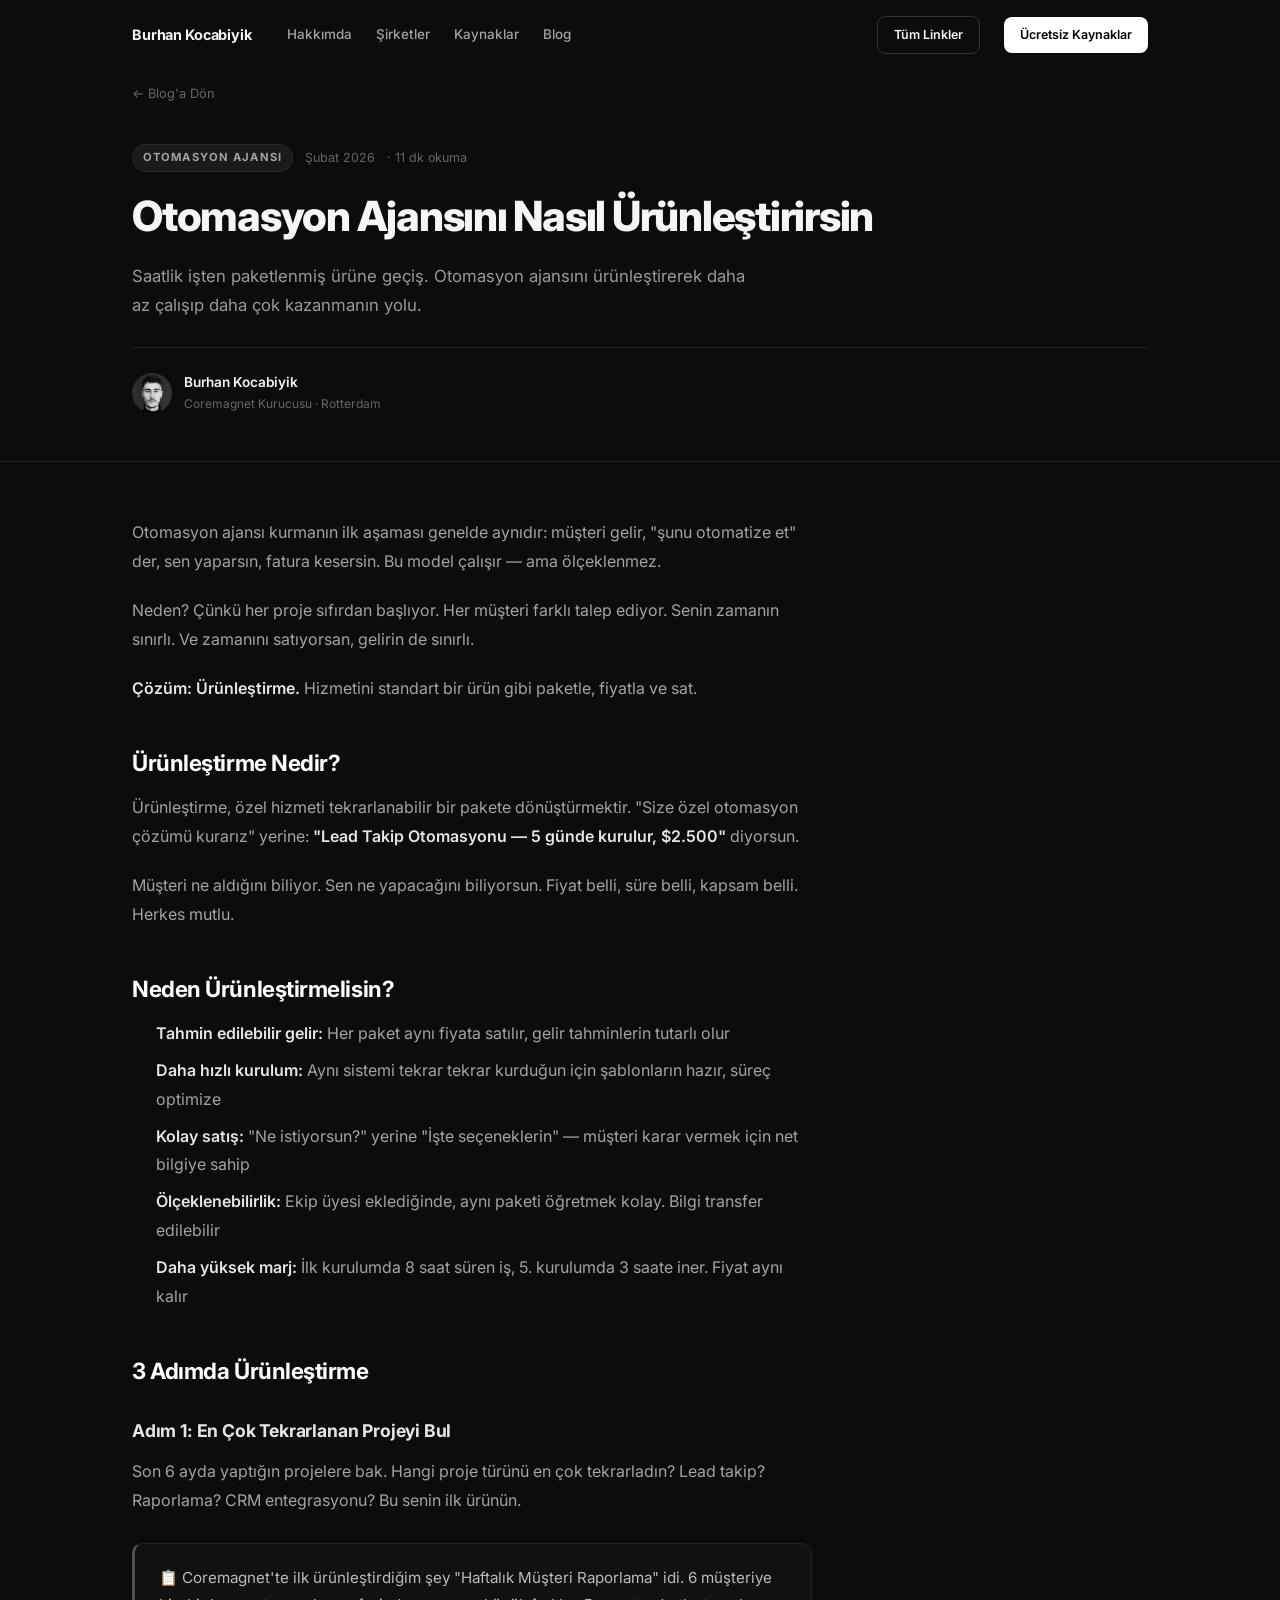
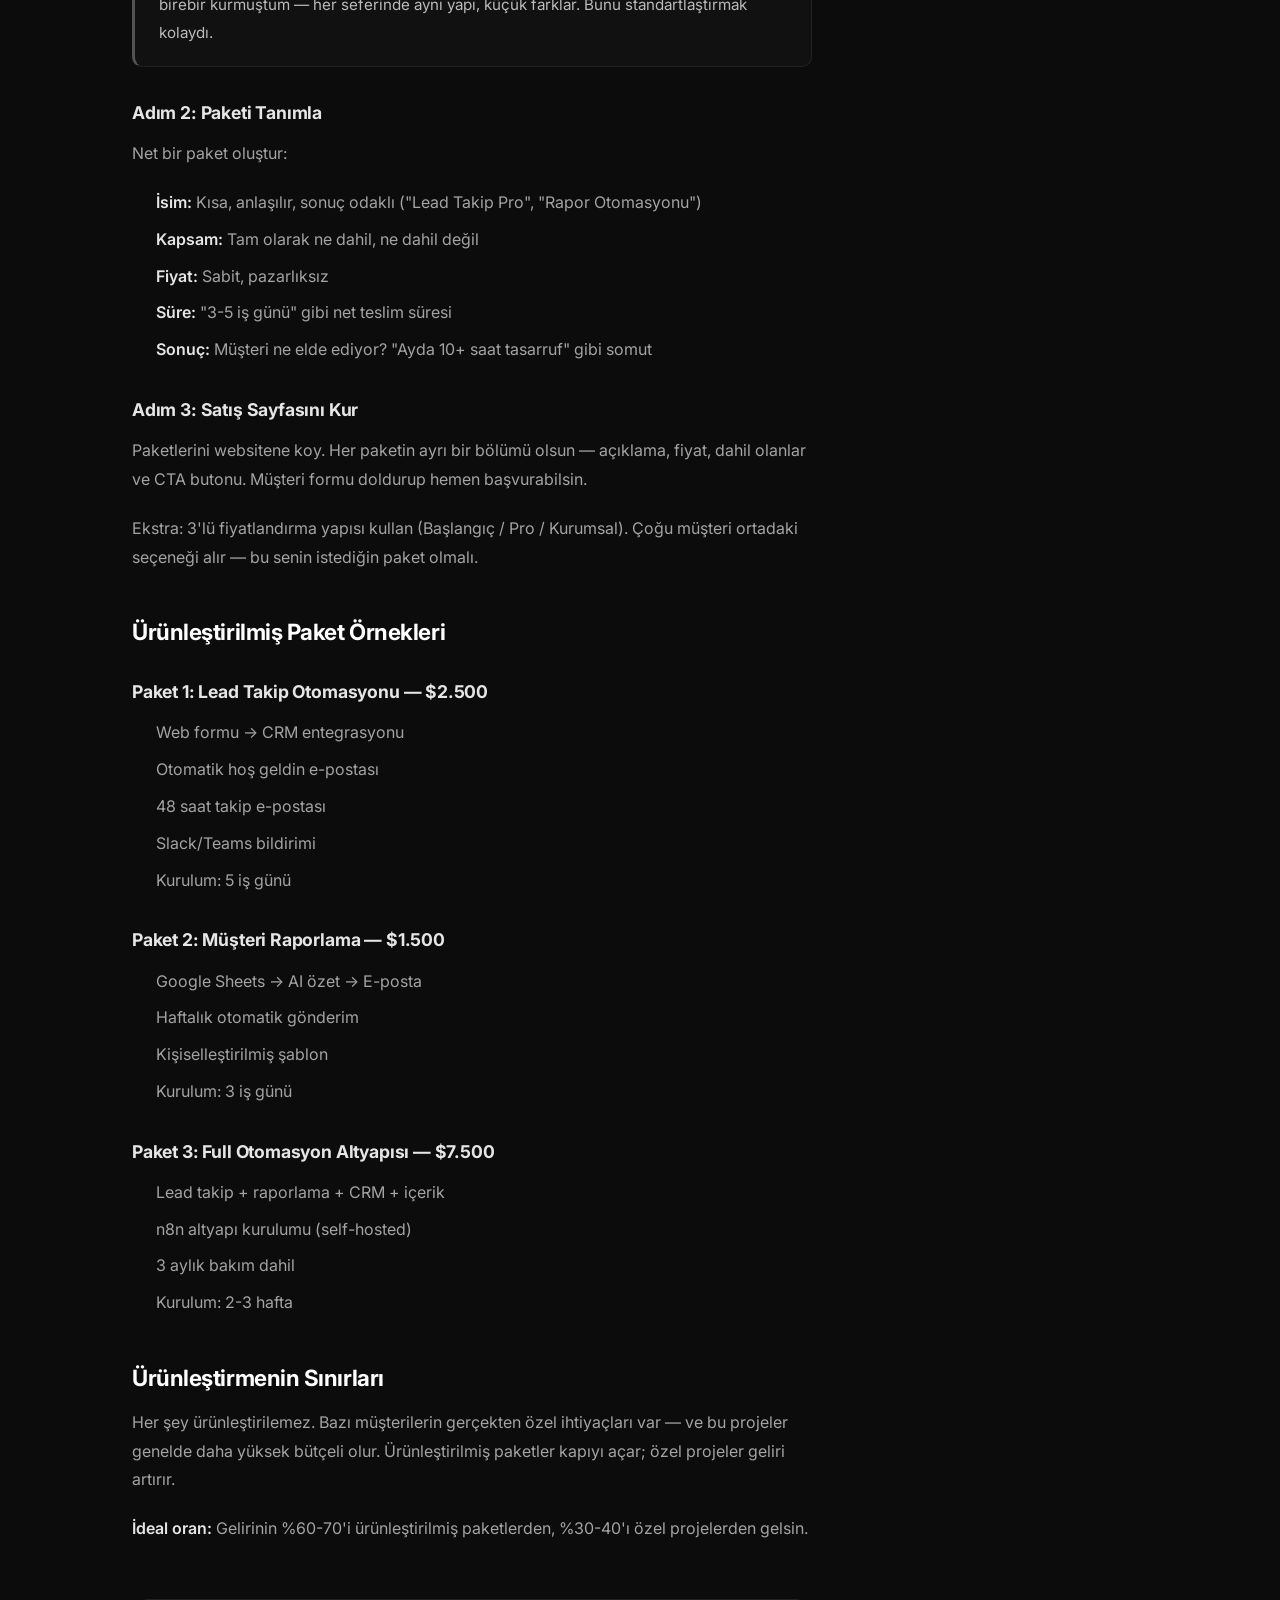
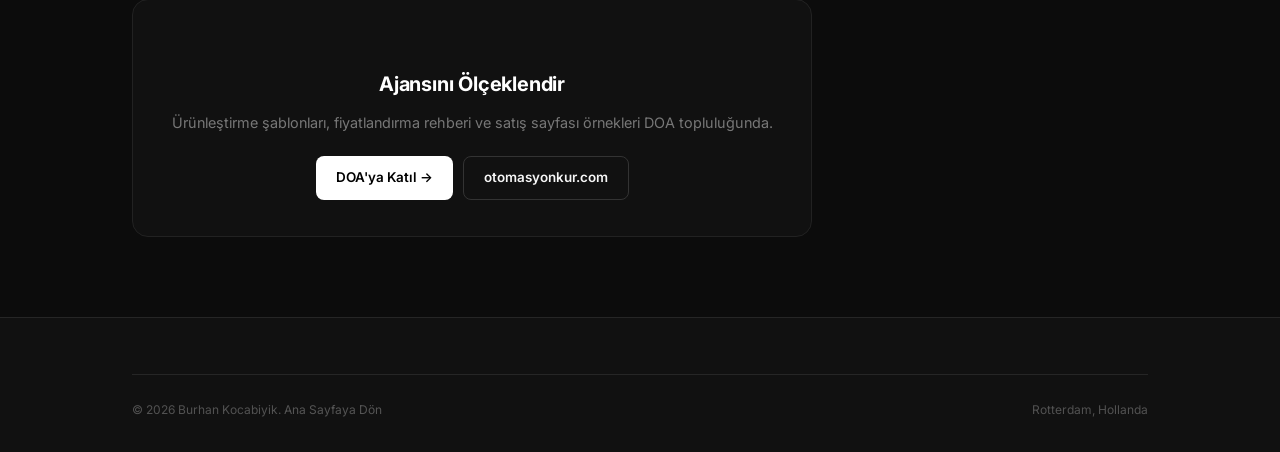
<file: blog-otomasyon-ajansini-urunlestir.html>
<!DOCTYPE html>
<html lang="tr">
<head>
  <meta charset="UTF-8">
  <meta name="viewport" content="width=device-width, initial-scale=1.0">
  <title>Otomasyon Ajansını Nasıl Ürünleştirirsin — Burhan Kocabiyik</title>
  <meta name="description" content="Saatlik işten paketlenmiş ürüne geçiş. Otomasyon ajansını ürünleştirerek daha az çalışıp daha çok kazanmanın yolu.">
  <link rel="preconnect" href="https://fonts.googleapis.com">
  <link rel="preconnect" href="https://fonts.gstatic.com" crossorigin>
  <link href="https://fonts.googleapis.com/css2?family=Inter:wght@400;500;600;700;800&display=swap" rel="stylesheet">
  <link rel="stylesheet" href="/style.css">
  <style>
    .blog-hero { padding: 80px 0 48px; border-bottom: 1px solid #222; }
    .blog-meta-row { display: flex; align-items: center; gap: 12px; margin-bottom: 20px; flex-wrap: wrap; }
    .blog-cat { font-size: 0.7rem; font-weight: 700; letter-spacing: 0.1em; text-transform: uppercase; color: #a3a3a3; background: #1a1a1a; border: 1px solid #2a2a2a; padding: 4px 10px; border-radius: 20px; }
    .blog-date { font-size: 0.78rem; color: #666; }
    .blog-read { font-size: 0.78rem; color: #666; }
    .blog-hero h1 { font-size: clamp(1.7rem, 4vw, 2.6rem); font-weight: 800; letter-spacing: -0.03em; line-height: 1.2; margin-bottom: 20px; max-width: 760px; }
    .blog-hero-sub { font-size: 1.05rem; color: #999; line-height: 1.7; max-width: 620px; }
    .blog-author { display: flex; align-items: center; gap: 12px; margin-top: 28px; padding-top: 24px; border-top: 1px solid #1f1f1f; }
    .blog-author img { width: 40px; height: 40px; border-radius: 50%; object-fit: cover; object-position: center top; filter: grayscale(20%); }
    .blog-author-name { font-size: 0.85rem; font-weight: 600; }
    .blog-author-title { font-size: 0.75rem; color: #666; }
    .blog-content { padding: 56px 0 80px; max-width: 680px; }
    .blog-content h2 { font-size: 1.4rem; font-weight: 700; letter-spacing: -0.02em; margin: 48px 0 16px; color: #fff; }
    .blog-content h3 { font-size: 1.1rem; font-weight: 700; margin: 32px 0 12px; color: #e5e5e5; }
    .blog-content p { font-size: 1rem; color: #a3a3a3; line-height: 1.8; margin-bottom: 20px; }
    .blog-content strong { color: #e5e5e5; font-weight: 600; }
    .blog-content ul, .blog-content ol { margin: 0 0 20px 24px; color: #a3a3a3; line-height: 1.8; }
    .blog-content li { margin-bottom: 8px; font-size: 1rem; }
    .blog-callout { background: #111; border: 1px solid #222; border-left: 3px solid #525252; border-radius: 10px; padding: 20px 24px; margin: 28px 0; }
    .blog-callout p { margin: 0; color: #bbb; font-size: 0.95rem; }
    .blog-cta { background: #111; border: 1px solid #222; border-radius: 16px; padding: 36px 32px; margin: 56px 0 0; text-align: center; }
    .blog-cta h3 { font-size: 1.25rem; font-weight: 700; margin-bottom: 10px; color: #fff; }
    .blog-cta p { font-size: 0.9rem; color: #777; margin-bottom: 20px; }
    .blog-cta-btns { display: flex; gap: 10px; justify-content: center; flex-wrap: wrap; }
    .blog-back { display: inline-flex; align-items: center; gap: 6px; font-size: 0.8rem; color: #666; text-decoration: none; margin-bottom: 40px; transition: color 0.15s; }
    .blog-back:hover { color: #ccc; }
  </style>
</head>
<body>

<nav class="nav" id="nav">
  <div class="nav-inner">
    <a href="index.html" class="nav-logo">Burhan Kocabiyik</a>
    <div class="nav-links" id="nav-links">
      <a href="index.html#about">Hakkımda</a>
      <a href="index.html#ventures">Şirketler</a>
      <a href="index.html#resources">Kaynaklar</a>
      <a href="index.html#blog">Blog</a>
    </div>
    <a href="links.html" class="btn btn-ghost btn-sm" style="margin-left:auto">Tüm Linkler</a>
    <a href="https://benburhan.gumroad.com" target="_blank" class="btn btn-white btn-sm">Ücretsiz Kaynaklar</a>
    <button class="nav-toggle" id="nav-toggle"><span></span><span></span><span></span></button>
  </div>
</nav>

<div class="blog-hero">
  <div class="container">
    <a href="index.html#blog" class="blog-back">← Blog'a Dön</a>
    <div class="blog-meta-row">
      <span class="blog-cat">Otomasyon Ajansı</span>
      <span class="blog-date">Şubat 2026</span>
      <span class="blog-read">· 11 dk okuma</span>
    </div>
    <h1>Otomasyon Ajansını Nasıl Ürünleştirirsin</h1>
    <p class="blog-hero-sub">Saatlik işten paketlenmiş ürüne geçiş. Otomasyon ajansını ürünleştirerek daha az çalışıp daha çok kazanmanın yolu.</p>
    <div class="blog-author">
      <img src="/images/burhan-profile.webp" alt="Burhan Kocabiyik">
      <div>
        <div class="blog-author-name">Burhan Kocabiyik</div>
        <div class="blog-author-title">Coremagnet Kurucusu · Rotterdam</div>
      </div>
    </div>
  </div>
</div>

<div class="container">
  <div class="blog-content">

    <p>Otomasyon ajansı kurmanın ilk aşaması genelde aynıdır: müşteri gelir, "şunu otomatize et" der, sen yaparsın, fatura kesersin. Bu model çalışır — ama ölçeklenmez.</p>

    <p>Neden? Çünkü her proje sıfırdan başlıyor. Her müşteri farklı talep ediyor. Senin zamanın sınırlı. Ve zamanını satıyorsan, gelirin de sınırlı.</p>

    <p><strong>Çözüm: Ürünleştirme.</strong> Hizmetini standart bir ürün gibi paketle, fiyatla ve sat.</p>

    <h2>Ürünleştirme Nedir?</h2>

    <p>Ürünleştirme, özel hizmeti tekrarlanabilir bir pakete dönüştürmektir. "Size özel otomasyon çözümü kurarız" yerine: <strong>"Lead Takip Otomasyonu — 5 günde kurulur, $2.500"</strong> diyorsun.</p>

    <p>Müşteri ne aldığını biliyor. Sen ne yapacağını biliyorsun. Fiyat belli, süre belli, kapsam belli. Herkes mutlu.</p>

    <h2>Neden Ürünleştirmelisin?</h2>

    <ul>
      <li><strong>Tahmin edilebilir gelir:</strong> Her paket aynı fiyata satılır, gelir tahminlerin tutarlı olur</li>
      <li><strong>Daha hızlı kurulum:</strong> Aynı sistemi tekrar tekrar kurduğun için şablonların hazır, süreç optimize</li>
      <li><strong>Kolay satış:</strong> "Ne istiyorsun?" yerine "İşte seçeneklerin" — müşteri karar vermek için net bilgiye sahip</li>
      <li><strong>Ölçeklenebilirlik:</strong> Ekip üyesi eklediğinde, aynı paketi öğretmek kolay. Bilgi transfer edilebilir</li>
      <li><strong>Daha yüksek marj:</strong> İlk kurulumda 8 saat süren iş, 5. kurulumda 3 saate iner. Fiyat aynı kalır</li>
    </ul>

    <h2>3 Adımda Ürünleştirme</h2>

    <h3>Adım 1: En Çok Tekrarlanan Projeyi Bul</h3>

    <p>Son 6 ayda yaptığın projelere bak. Hangi proje türünü en çok tekrarladın? Lead takip? Raporlama? CRM entegrasyonu? Bu senin ilk ürünün.</p>

    <div class="blog-callout">
      <p>📋 Coremagnet'te ilk ürünleştirdiğim şey "Haftalık Müşteri Raporlama" idi. 6 müşteriye birebir kurmuştum — her seferinde aynı yapı, küçük farklar. Bunu standartlaştırmak kolaydı.</p>
    </div>

    <h3>Adım 2: Paketi Tanımla</h3>

    <p>Net bir paket oluştur:</p>

    <ul>
      <li><strong>İsim:</strong> Kısa, anlaşılır, sonuç odaklı ("Lead Takip Pro", "Rapor Otomasyonu")</li>
      <li><strong>Kapsam:</strong> Tam olarak ne dahil, ne dahil değil</li>
      <li><strong>Fiyat:</strong> Sabit, pazarlıksız</li>
      <li><strong>Süre:</strong> "3-5 iş günü" gibi net teslim süresi</li>
      <li><strong>Sonuç:</strong> Müşteri ne elde ediyor? "Ayda 10+ saat tasarruf" gibi somut</li>
    </ul>

    <h3>Adım 3: Satış Sayfasını Kur</h3>

    <p>Paketlerini websitene koy. Her paketin ayrı bir bölümü olsun — açıklama, fiyat, dahil olanlar ve CTA butonu. Müşteri formu doldurup hemen başvurabilsin.</p>

    <p>Ekstra: 3'lü fiyatlandırma yapısı kullan (Başlangıç / Pro / Kurumsal). Çoğu müşteri ortadaki seçeneği alır — bu senin istediğin paket olmalı.</p>

    <h2>Ürünleştirilmiş Paket Örnekleri</h2>

    <h3>Paket 1: Lead Takip Otomasyonu — $2.500</h3>
    <ul>
      <li>Web formu → CRM entegrasyonu</li>
      <li>Otomatik hoş geldin e-postası</li>
      <li>48 saat takip e-postası</li>
      <li>Slack/Teams bildirimi</li>
      <li>Kurulum: 5 iş günü</li>
    </ul>

    <h3>Paket 2: Müşteri Raporlama — $1.500</h3>
    <ul>
      <li>Google Sheets → AI özet → E-posta</li>
      <li>Haftalık otomatik gönderim</li>
      <li>Kişiselleştirilmiş şablon</li>
      <li>Kurulum: 3 iş günü</li>
    </ul>

    <h3>Paket 3: Full Otomasyon Altyapısı — $7.500</h3>
    <ul>
      <li>Lead takip + raporlama + CRM + içerik</li>
      <li>n8n altyapı kurulumu (self-hosted)</li>
      <li>3 aylık bakım dahil</li>
      <li>Kurulum: 2-3 hafta</li>
    </ul>

    <h2>Ürünleştirmenin Sınırları</h2>

    <p>Her şey ürünleştirilemez. Bazı müşterilerin gerçekten özel ihtiyaçları var — ve bu projeler genelde daha yüksek bütçeli olur. Ürünleştirilmiş paketler kapıyı açar; özel projeler geliri artırır.</p>

    <p><strong>İdeal oran:</strong> Gelirinin %60-70'i ürünleştirilmiş paketlerden, %30-40'ı özel projelerden gelsin.</p>

    <div class="blog-cta">
      <h3>Ajansını Ölçeklendir</h3>
      <p>Ürünleştirme şablonları, fiyatlandırma rehberi ve satış sayfası örnekleri DOA topluluğunda.</p>
      <div class="blog-cta-btns">
        <a href="https://www.skool.com/doa/about" target="_blank" class="btn btn-white">DOA'ya Katıl →</a>
        <a href="https://otomasyonkur.com" target="_blank" class="btn btn-ghost">otomasyonkur.com</a>
      </div>
    </div>

  </div>
</div>

<footer class="site-footer">
  <div class="container">
    <div class="footer-bottom">
      <p>© 2026 Burhan Kocabiyik. <a href="index.html" style="color:#555;text-decoration:none;">Ana Sayfaya Dön</a></p>
      <p>Rotterdam, Hollanda</p>
    </div>
  </div>
</footer>

<button class="scroll-top" id="scroll-top">↑</button>
<script src="/script.js"></script>
</body>
</html>
</file>
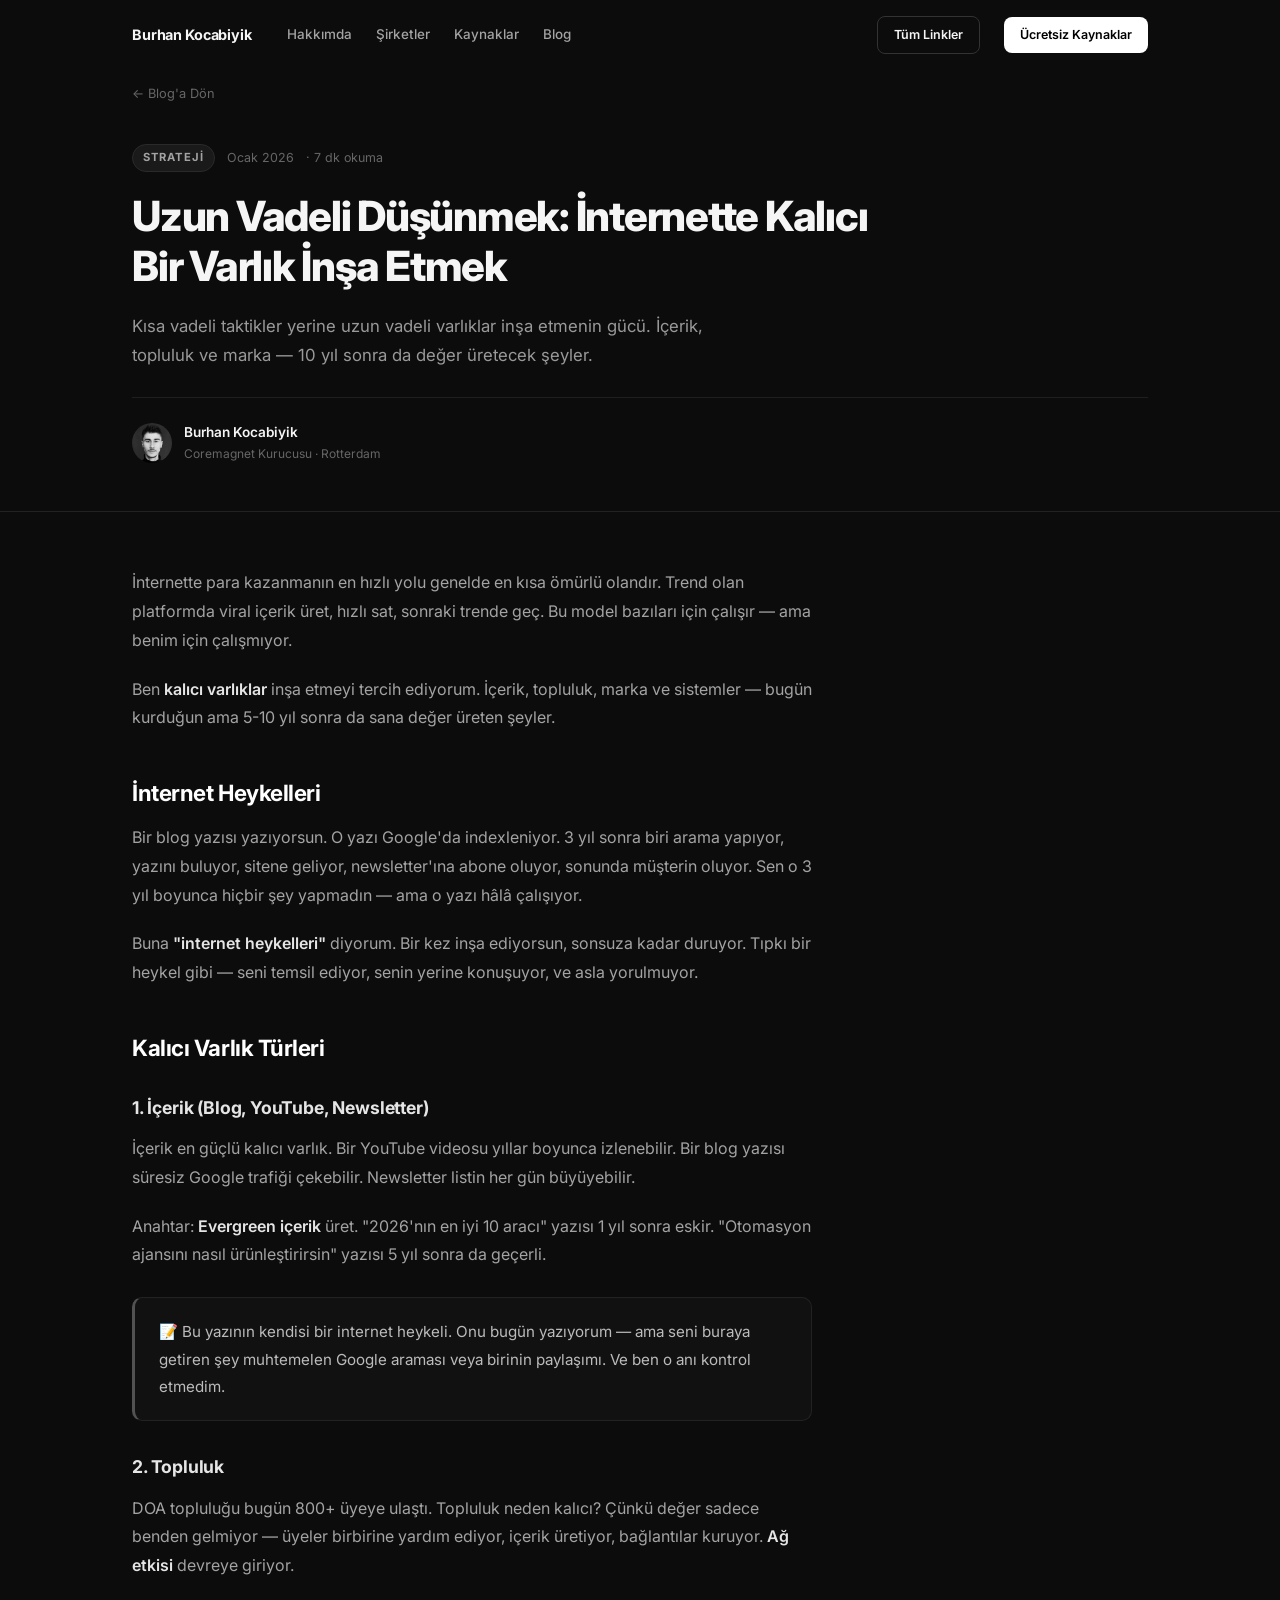
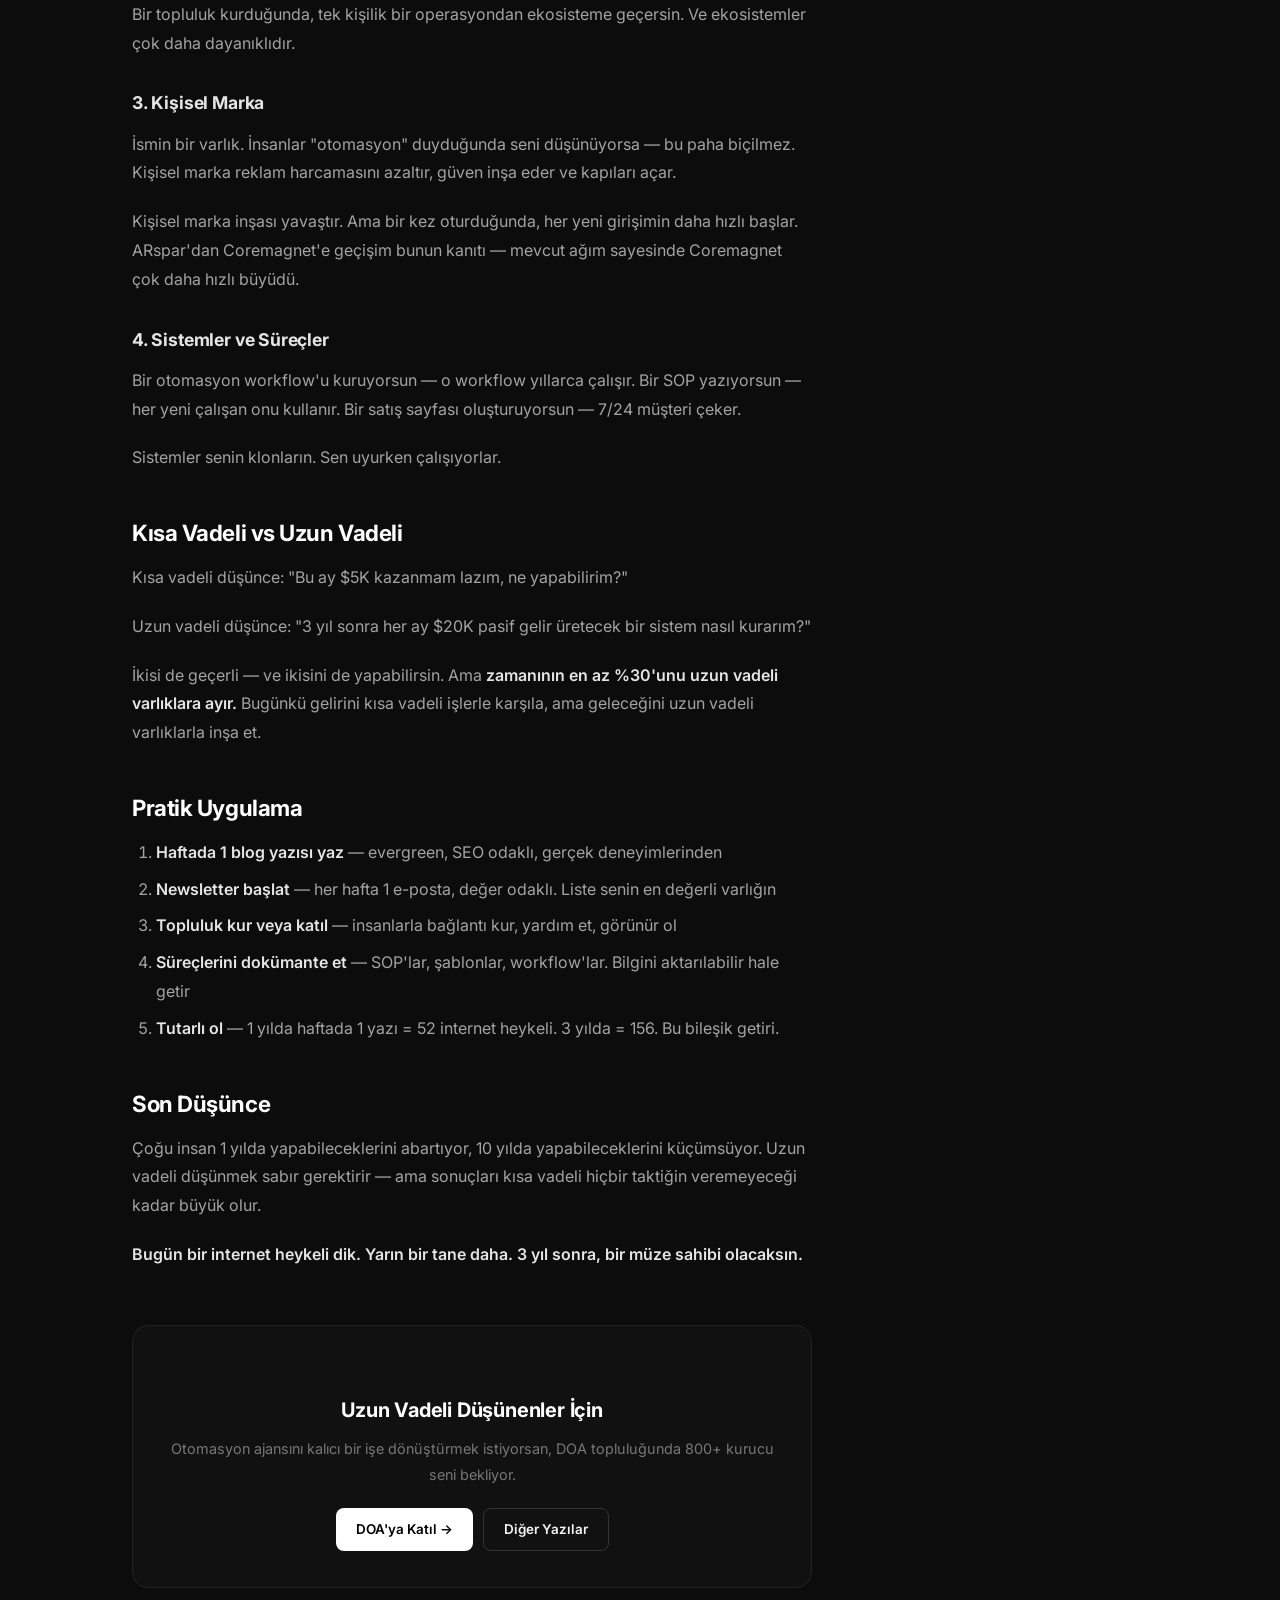
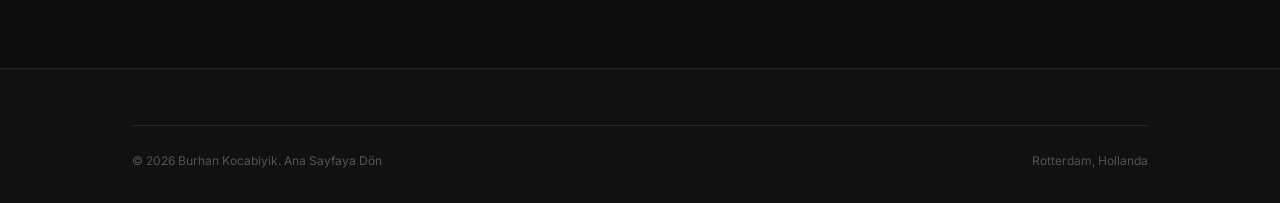
<file: blog-uzun-vadeli-dusunmek.html>
<!DOCTYPE html>
<html lang="tr">
<head>
  <meta charset="UTF-8">
  <meta name="viewport" content="width=device-width, initial-scale=1.0">
  <title>Uzun Vadeli Düşünmek: İnternette Kalıcı Bir Varlık İnşa Etmek — Burhan Kocabiyik</title>
  <meta name="description" content="Kısa vadeli taktikler yerine uzun vadeli varlıklar inşa etmenin gücü. İçerik, topluluk ve marka — 10 yıl sonra da değer üretecek şeyler.">
  <link rel="preconnect" href="https://fonts.googleapis.com">
  <link rel="preconnect" href="https://fonts.gstatic.com" crossorigin>
  <link href="https://fonts.googleapis.com/css2?family=Inter:wght@400;500;600;700;800&display=swap" rel="stylesheet">
  <link rel="stylesheet" href="/style.css">
  <style>
    .blog-hero { padding: 80px 0 48px; border-bottom: 1px solid #222; }
    .blog-meta-row { display: flex; align-items: center; gap: 12px; margin-bottom: 20px; flex-wrap: wrap; }
    .blog-cat { font-size: 0.7rem; font-weight: 700; letter-spacing: 0.1em; text-transform: uppercase; color: #a3a3a3; background: #1a1a1a; border: 1px solid #2a2a2a; padding: 4px 10px; border-radius: 20px; }
    .blog-date { font-size: 0.78rem; color: #666; }
    .blog-read { font-size: 0.78rem; color: #666; }
    .blog-hero h1 { font-size: clamp(1.7rem, 4vw, 2.6rem); font-weight: 800; letter-spacing: -0.03em; line-height: 1.2; margin-bottom: 20px; max-width: 760px; }
    .blog-hero-sub { font-size: 1.05rem; color: #999; line-height: 1.7; max-width: 620px; }
    .blog-author { display: flex; align-items: center; gap: 12px; margin-top: 28px; padding-top: 24px; border-top: 1px solid #1f1f1f; }
    .blog-author img { width: 40px; height: 40px; border-radius: 50%; object-fit: cover; object-position: center top; filter: grayscale(20%); }
    .blog-author-name { font-size: 0.85rem; font-weight: 600; }
    .blog-author-title { font-size: 0.75rem; color: #666; }
    .blog-content { padding: 56px 0 80px; max-width: 680px; }
    .blog-content h2 { font-size: 1.4rem; font-weight: 700; letter-spacing: -0.02em; margin: 48px 0 16px; color: #fff; }
    .blog-content h3 { font-size: 1.1rem; font-weight: 700; margin: 32px 0 12px; color: #e5e5e5; }
    .blog-content p { font-size: 1rem; color: #a3a3a3; line-height: 1.8; margin-bottom: 20px; }
    .blog-content strong { color: #e5e5e5; font-weight: 600; }
    .blog-content ul, .blog-content ol { margin: 0 0 20px 24px; color: #a3a3a3; line-height: 1.8; }
    .blog-content li { margin-bottom: 8px; font-size: 1rem; }
    .blog-callout { background: #111; border: 1px solid #222; border-left: 3px solid #525252; border-radius: 10px; padding: 20px 24px; margin: 28px 0; }
    .blog-callout p { margin: 0; color: #bbb; font-size: 0.95rem; }
    .blog-cta { background: #111; border: 1px solid #222; border-radius: 16px; padding: 36px 32px; margin: 56px 0 0; text-align: center; }
    .blog-cta h3 { font-size: 1.25rem; font-weight: 700; margin-bottom: 10px; color: #fff; }
    .blog-cta p { font-size: 0.9rem; color: #777; margin-bottom: 20px; }
    .blog-cta-btns { display: flex; gap: 10px; justify-content: center; flex-wrap: wrap; }
    .blog-back { display: inline-flex; align-items: center; gap: 6px; font-size: 0.8rem; color: #666; text-decoration: none; margin-bottom: 40px; transition: color 0.15s; }
    .blog-back:hover { color: #ccc; }
  </style>
</head>
<body>

<nav class="nav" id="nav">
  <div class="nav-inner">
    <a href="index.html" class="nav-logo">Burhan Kocabiyik</a>
    <div class="nav-links" id="nav-links">
      <a href="index.html#about">Hakkımda</a>
      <a href="index.html#ventures">Şirketler</a>
      <a href="index.html#resources">Kaynaklar</a>
      <a href="index.html#blog">Blog</a>
    </div>
    <a href="links.html" class="btn btn-ghost btn-sm" style="margin-left:auto">Tüm Linkler</a>
    <a href="https://benburhan.gumroad.com" target="_blank" class="btn btn-white btn-sm">Ücretsiz Kaynaklar</a>
    <button class="nav-toggle" id="nav-toggle"><span></span><span></span><span></span></button>
  </div>
</nav>

<div class="blog-hero">
  <div class="container">
    <a href="index.html#blog" class="blog-back">← Blog'a Dön</a>
    <div class="blog-meta-row">
      <span class="blog-cat">Strateji</span>
      <span class="blog-date">Ocak 2026</span>
      <span class="blog-read">· 7 dk okuma</span>
    </div>
    <h1>Uzun Vadeli Düşünmek: İnternette Kalıcı Bir Varlık İnşa Etmek</h1>
    <p class="blog-hero-sub">Kısa vadeli taktikler yerine uzun vadeli varlıklar inşa etmenin gücü. İçerik, topluluk ve marka — 10 yıl sonra da değer üretecek şeyler.</p>
    <div class="blog-author">
      <img src="/images/burhan-profile.webp" alt="Burhan Kocabiyik">
      <div>
        <div class="blog-author-name">Burhan Kocabiyik</div>
        <div class="blog-author-title">Coremagnet Kurucusu · Rotterdam</div>
      </div>
    </div>
  </div>
</div>

<div class="container">
  <div class="blog-content">

    <p>İnternette para kazanmanın en hızlı yolu genelde en kısa ömürlü olandır. Trend olan platformda viral içerik üret, hızlı sat, sonraki trende geç. Bu model bazıları için çalışır — ama benim için çalışmıyor.</p>

    <p>Ben <strong>kalıcı varlıklar</strong> inşa etmeyi tercih ediyorum. İçerik, topluluk, marka ve sistemler — bugün kurduğun ama 5-10 yıl sonra da sana değer üreten şeyler.</p>

    <h2>İnternet Heykelleri</h2>

    <p>Bir blog yazısı yazıyorsun. O yazı Google'da indexleniyor. 3 yıl sonra biri arama yapıyor, yazını buluyor, sitene geliyor, newsletter'ına abone oluyor, sonunda müşterin oluyor. Sen o 3 yıl boyunca hiçbir şey yapmadın — ama o yazı hâlâ çalışıyor.</p>

    <p>Buna <strong>"internet heykelleri"</strong> diyorum. Bir kez inşa ediyorsun, sonsuza kadar duruyor. Tıpkı bir heykel gibi — seni temsil ediyor, senin yerine konuşuyor, ve asla yorulmuyor.</p>

    <h2>Kalıcı Varlık Türleri</h2>

    <h3>1. İçerik (Blog, YouTube, Newsletter)</h3>

    <p>İçerik en güçlü kalıcı varlık. Bir YouTube videosu yıllar boyunca izlenebilir. Bir blog yazısı süresiz Google trafiği çekebilir. Newsletter listin her gün büyüyebilir.</p>

    <p>Anahtar: <strong>Evergreen içerik</strong> üret. "2026'nın en iyi 10 aracı" yazısı 1 yıl sonra eskir. "Otomasyon ajansını nasıl ürünleştirirsin" yazısı 5 yıl sonra da geçerli.</p>

    <div class="blog-callout">
      <p>📝 Bu yazının kendisi bir internet heykeli. Onu bugün yazıyorum — ama seni buraya getiren şey muhtemelen Google araması veya birinin paylaşımı. Ve ben o anı kontrol etmedim.</p>
    </div>

    <h3>2. Topluluk</h3>

    <p>DOA topluluğu bugün 800+ üyeye ulaştı. Topluluk neden kalıcı? Çünkü değer sadece benden gelmiyor — üyeler birbirine yardım ediyor, içerik üretiyor, bağlantılar kuruyor. <strong>Ağ etkisi</strong> devreye giriyor.</p>

    <p>Bir topluluk kurduğunda, tek kişilik bir operasyondan ekosisteme geçersin. Ve ekosistemler çok daha dayanıklıdır.</p>

    <h3>3. Kişisel Marka</h3>

    <p>İsmin bir varlık. İnsanlar "otomasyon" duyduğunda seni düşünüyorsa — bu paha biçilmez. Kişisel marka reklam harcamasını azaltır, güven inşa eder ve kapıları açar.</p>

    <p>Kişisel marka inşası yavaştır. Ama bir kez oturduğunda, her yeni girişimin daha hızlı başlar. ARspar'dan Coremagnet'e geçişim bunun kanıtı — mevcut ağım sayesinde Coremagnet çok daha hızlı büyüdü.</p>

    <h3>4. Sistemler ve Süreçler</h3>

    <p>Bir otomasyon workflow'u kuruyorsun — o workflow yıllarca çalışır. Bir SOP yazıyorsun — her yeni çalışan onu kullanır. Bir satış sayfası oluşturuyorsun — 7/24 müşteri çeker.</p>

    <p>Sistemler senin klonların. Sen uyurken çalışıyorlar.</p>

    <h2>Kısa Vadeli vs Uzun Vadeli</h2>

    <p>Kısa vadeli düşünce: "Bu ay $5K kazanmam lazım, ne yapabilirim?"</p>

    <p>Uzun vadeli düşünce: "3 yıl sonra her ay $20K pasif gelir üretecek bir sistem nasıl kurarım?"</p>

    <p>İkisi de geçerli — ve ikisini de yapabilirsin. Ama <strong>zamanının en az %30'unu uzun vadeli varlıklara ayır.</strong> Bugünkü gelirini kısa vadeli işlerle karşıla, ama geleceğini uzun vadeli varlıklarla inşa et.</p>

    <h2>Pratik Uygulama</h2>

    <ol>
      <li><strong>Haftada 1 blog yazısı yaz</strong> — evergreen, SEO odaklı, gerçek deneyimlerinden</li>
      <li><strong>Newsletter başlat</strong> — her hafta 1 e-posta, değer odaklı. Liste senin en değerli varlığın</li>
      <li><strong>Topluluk kur veya katıl</strong> — insanlarla bağlantı kur, yardım et, görünür ol</li>
      <li><strong>Süreçlerini dokümante et</strong> — SOP'lar, şablonlar, workflow'lar. Bilgini aktarılabilir hale getir</li>
      <li><strong>Tutarlı ol</strong> — 1 yılda haftada 1 yazı = 52 internet heykeli. 3 yılda = 156. Bu bileşik getiri.</li>
    </ol>

    <h2>Son Düşünce</h2>

    <p>Çoğu insan 1 yılda yapabileceklerini abartıyor, 10 yılda yapabileceklerini küçümsüyor. Uzun vadeli düşünmek sabır gerektirir — ama sonuçları kısa vadeli hiçbir taktiğin veremeyeceği kadar büyük olur.</p>

    <p><strong>Bugün bir internet heykeli dik. Yarın bir tane daha. 3 yıl sonra, bir müze sahibi olacaksın.</strong></p>

    <div class="blog-cta">
      <h3>Uzun Vadeli Düşünenler İçin</h3>
      <p>Otomasyon ajansını kalıcı bir işe dönüştürmek istiyorsan, DOA topluluğunda 800+ kurucu seni bekliyor.</p>
      <div class="blog-cta-btns">
        <a href="https://www.skool.com/doa/about" target="_blank" class="btn btn-white">DOA'ya Katıl →</a>
        <a href="index.html#blog" class="btn btn-ghost">Diğer Yazılar</a>
      </div>
    </div>

  </div>
</div>

<footer class="site-footer">
  <div class="container">
    <div class="footer-bottom">
      <p>© 2026 Burhan Kocabiyik. <a href="index.html" style="color:#555;text-decoration:none;">Ana Sayfaya Dön</a></p>
      <p>Rotterdam, Hollanda</p>
    </div>
  </div>
</footer>

<button class="scroll-top" id="scroll-top">↑</button>
<script src="/script.js"></script>
</body>
</html>
</file>
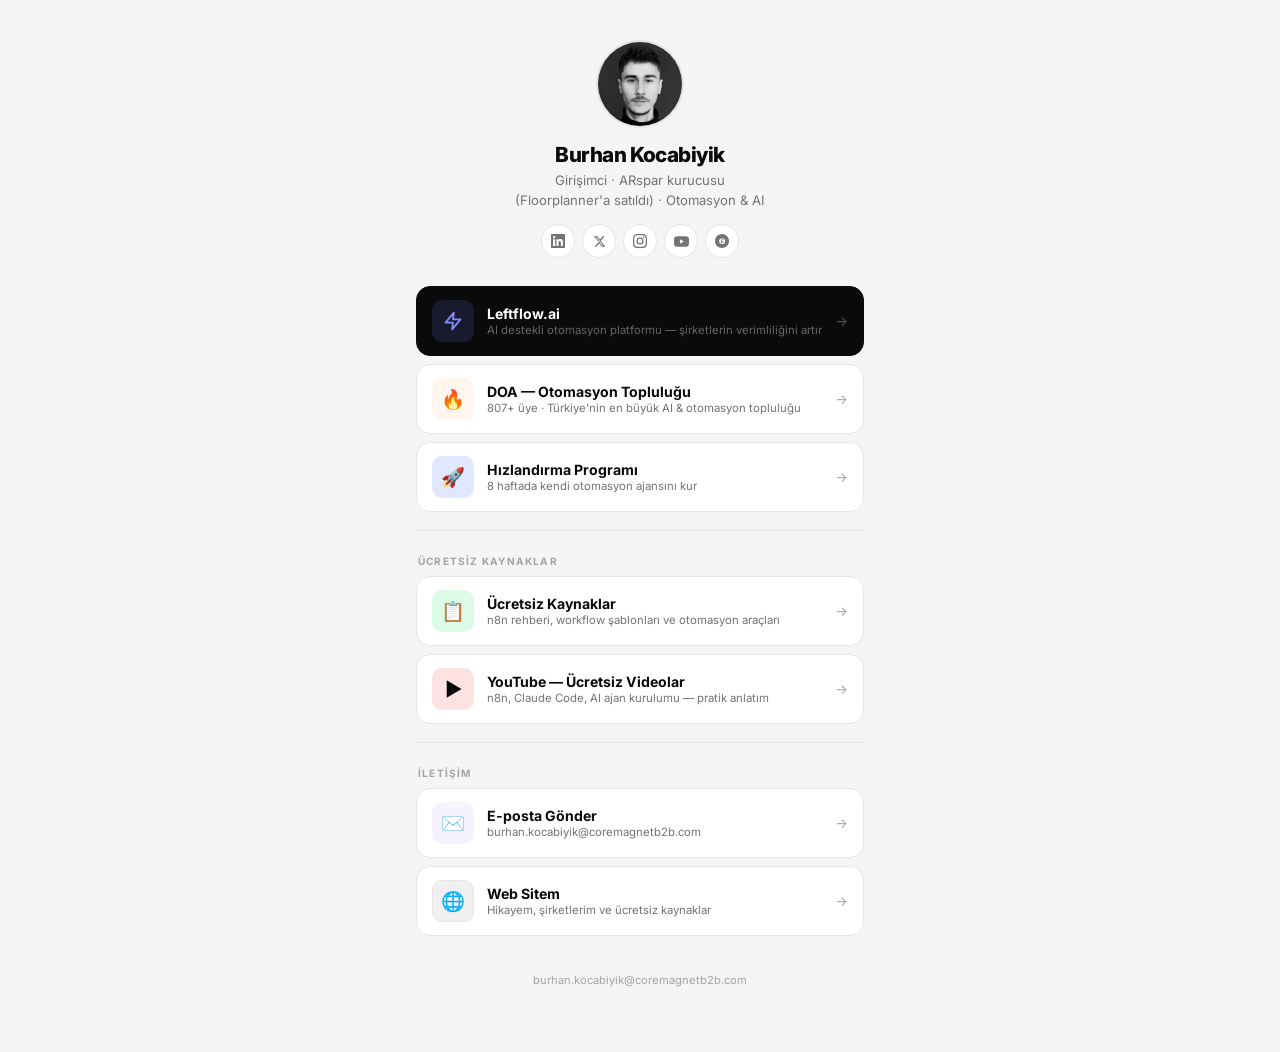
<file: links.html>
<!DOCTYPE html>
<html lang="tr">
<head>
  <meta charset="UTF-8">
  <meta name="viewport" content="width=device-width, initial-scale=1.0">
  <title>Burhan Kocabiyik — Linkler</title>
  <link rel="preconnect" href="https://fonts.googleapis.com">
  <link rel="preconnect" href="https://fonts.gstatic.com" crossorigin>
  <link href="https://fonts.googleapis.com/css2?family=Inter:wght@400;500;600;700;800&display=swap" rel="stylesheet">
  <style>
    *, *::before, *::after { box-sizing: border-box; margin: 0; padding: 0; }

    :root {
      --bg:     #f5f5f5;
      --card:   #ffffff;
      --border: #e5e5e5;
      --text:   #0a0a0a;
      --muted:  #737373;
      --dim:    #a3a3a3;
    }

    body {
      font-family: 'Inter', -apple-system, sans-serif;
      background: var(--bg);
      color: var(--text);
      -webkit-font-smoothing: antialiased;
      min-height: 100vh;
    }

    .page {
      max-width: 480px;
      margin: 0 auto;
      padding: 40px 16px 64px;
    }

    /* ── PROFILE ── */
    .profile {
      display: flex;
      flex-direction: column;
      align-items: center;
      text-align: center;
      margin-bottom: 28px;
    }

    .avatar {
      width: 88px; height: 88px;
      border-radius: 50%;
      overflow: hidden;
      border: 2px solid var(--border);
      margin-bottom: 14px;
      background: #ddd;
    }
    .avatar img {
      width: 100%; height: 100%;
      object-fit: cover;
      object-position: center top;
    }

    .profile-name {
      font-size: 1.3rem;
      font-weight: 800;
      letter-spacing: -0.025em;
      margin-bottom: 4px;
    }
    .profile-bio {
      font-size: 0.82rem;
      color: var(--muted);
      line-height: 1.5;
      max-width: 260px;
    }

    /* ── SOCIAL ICONS (top, small) ── */
    .socials {
      display: flex;
      gap: 7px;
      margin-top: 14px;
      flex-wrap: wrap;
      justify-content: center;
    }
    .si {
      width: 34px; height: 34px;
      border-radius: 50%;
      border: 1px solid var(--border);
      background: var(--card);
      display: flex; align-items: center; justify-content: center;
      color: var(--muted);
      text-decoration: none;
      font-size: 0.65rem;
      font-weight: 700;
      transition: border-color 0.15s, color 0.15s;
      -webkit-tap-highlight-color: transparent;
    }
    .si:hover { border-color: #aaa; color: #000; }
    .si svg { display: block; }

    /* ── SECTION LABEL ── */
    .section-label {
      font-size: 0.63rem;
      font-weight: 700;
      letter-spacing: 0.12em;
      text-transform: uppercase;
      color: var(--dim);
      margin: 24px 0 9px;
      padding: 0 2px;
    }

    /* ── LINK ROW ── */
    .link-item {
      display: flex;
      align-items: center;
      gap: 13px;
      background: var(--card);
      border: 1px solid var(--border);
      border-radius: 14px;
      padding: 13px 15px;
      text-decoration: none;
      color: inherit;
      margin-bottom: 8px;
      transition: border-color 0.15s, box-shadow 0.15s, transform 0.15s;
      -webkit-tap-highlight-color: transparent;
    }
    .link-item:hover {
      border-color: #bbb;
      box-shadow: 0 4px 20px rgba(0,0,0,0.07);
      transform: translateY(-1px);
    }
    .link-item:active { transform: scale(0.99); box-shadow: none; }

    .link-icon {
      width: 42px; height: 42px;
      border-radius: 10px;
      display: flex; align-items: center; justify-content: center;
      font-size: 1.2rem;
      flex-shrink: 0;
    }
    .ic-black  { background: #0a0a0a; }
    .ic-blue   { background: #dbeafe; }
    .ic-green  { background: #dcfce7; }
    .ic-orange { background: #fff7ed; }
    .ic-purple { background: #f5f3ff; }
    .ic-gray   { background: #f0f0f0; border: 1px solid var(--border); }
    .ic-red    { background: #fee2e2; }
    .ic-indigo { background: #e0e7ff; }

    .link-text { flex: 1; min-width: 0; }
    .link-title {
      font-size: 0.88rem;
      font-weight: 700;
      color: var(--text);
      margin-bottom: 1px;
      white-space: nowrap;
      overflow: hidden;
      text-overflow: ellipsis;
    }
    .link-desc {
      font-size: 0.71rem;
      color: var(--muted);
      white-space: nowrap;
      overflow: hidden;
      text-overflow: ellipsis;
    }

    .link-arrow {
      color: var(--dim);
      font-size: 0.85rem;
      flex-shrink: 0;
      transition: transform 0.15s;
    }
    .link-item:hover .link-arrow { transform: translateX(2px); }

    /* Featured black */
    .link-featured {
      background: #0a0a0a;
      border-color: #0a0a0a;
    }
    .link-featured .link-title { color: #fff; }
    .link-featured .link-desc  { color: #666; }
    .link-featured .link-arrow { color: #555; }
    .link-featured:hover { border-color: #222; box-shadow: 0 8px 32px rgba(0,0,0,0.22); }

    /* ── DIVIDER ── */
    .divider {
      height: 1px;
      background: var(--border);
      margin: 18px 0;
    }

    /* ── FOOTER ── */
    .footer {
      text-align: center;
      margin-top: 32px;
    }
    .footer a {
      font-size: 0.7rem;
      color: var(--dim);
      text-decoration: none;
    }
    .footer a:hover { color: var(--muted); }
  </style>
</head>
<body>
<div class="page">

  <!-- PROFILE -->
  <div class="profile">
    <div class="avatar">
      <img src="/images/burhan-profile.webp" alt="Burhan Kocabiyik">
    </div>
    <div class="profile-name">Burhan Kocabiyik</div>
    <div class="profile-bio">Girişimci · ARspar kurucusu (Floorplanner'a satıldı) · Otomasyon & AI</div>

    <!-- SOSYAL İKONLAR — küçük, üstte -->
    <div class="socials">
      <a href="https://www.linkedin.com/in/burhankocabiyik/" target="_blank" class="si" title="LinkedIn">
        <svg width="14" height="14" viewBox="0 0 24 24" fill="currentColor"><path d="M20.447 20.452h-3.554v-5.569c0-1.328-.027-3.037-1.852-3.037-1.853 0-2.136 1.445-2.136 2.939v5.667H9.351V9h3.414v1.561h.046c.477-.9 1.637-1.85 3.37-1.85 3.601 0 4.267 2.37 4.267 5.455v6.286zM5.337 7.433a2.062 2.062 0 01-2.063-2.065 2.064 2.064 0 112.063 2.065zm1.782 13.019H3.555V9h3.564v11.452zM22.225 0H1.771C.792 0 0 .774 0 1.729v20.542C0 23.227.792 24 1.771 24h20.451C23.2 24 24 23.227 24 22.271V1.729C24 .774 23.2 0 22.222 0h.003z"/></svg>
      </a>
      <a href="https://x.com/Techburhan" target="_blank" class="si" title="X / Twitter">
        <svg width="13" height="13" viewBox="0 0 24 24" fill="currentColor"><path d="M18.244 2.25h3.308l-7.227 8.26 8.502 11.24H16.17l-4.714-6.231-5.401 6.231H2.744l7.737-8.835L1.254 2.25H8.08l4.713 6.231zm-1.161 17.52h1.833L7.084 4.126H5.117z"/></svg>
      </a>
      <a href="https://www.instagram.com/benburhankocabiyik/" target="_blank" class="si" title="Instagram">
        <svg width="14" height="14" viewBox="0 0 24 24" fill="currentColor"><path d="M12 2.163c3.204 0 3.584.012 4.85.07 3.252.148 4.771 1.691 4.919 4.919.058 1.265.069 1.645.069 4.849 0 3.205-.012 3.584-.069 4.849-.149 3.225-1.664 4.771-4.919 4.919-1.266.058-1.644.07-4.85.07-3.204 0-3.584-.012-4.849-.07-3.26-.149-4.771-1.699-4.919-4.92-.058-1.265-.07-1.644-.07-4.849 0-3.204.013-3.583.07-4.849.149-3.227 1.664-4.771 4.919-4.919 1.266-.057 1.645-.069 4.849-.069zm0-2.163c-3.259 0-3.667.014-4.947.072-4.358.2-6.78 2.618-6.98 6.98-.059 1.281-.073 1.689-.073 4.948 0 3.259.014 3.668.072 4.948.2 4.358 2.618 6.78 6.98 6.98 1.281.058 1.689.072 4.948.072 3.259 0 3.668-.014 4.948-.072 4.354-.2 6.782-2.618 6.979-6.98.059-1.28.073-1.689.073-4.948 0-3.259-.014-3.667-.072-4.947-.196-4.354-2.617-6.78-6.979-6.98-1.281-.059-1.69-.073-4.949-.073zm0 5.838a6.162 6.162 0 100 12.324 6.162 6.162 0 000-12.324zM12 16a4 4 0 110-8 4 4 0 010 8zm6.406-11.845a1.44 1.44 0 100 2.881 1.44 1.44 0 000-2.881z"/></svg>
      </a>
      <a href="https://www.youtube.com/@burhan.kocabiyik" target="_blank" class="si" title="YouTube">
        <svg width="15" height="15" viewBox="0 0 24 24" fill="currentColor"><path d="M23.498 6.186a3.016 3.016 0 00-2.122-2.136C19.505 3.545 12 3.545 12 3.545s-7.505 0-9.377.505A3.017 3.017 0 00.502 6.186C0 8.07 0 12 0 12s0 3.93.502 5.814a3.016 3.016 0 002.122 2.136c1.871.505 9.376.505 9.376.505s7.505 0 9.377-.505a3.015 3.015 0 002.122-2.136C24 15.93 24 12 24 12s0-3.93-.502-5.814zM9.545 15.568V8.432L15.818 12l-6.273 3.568z"/></svg>
      </a>
      <a href="https://benburhan.gumroad.com" target="_blank" class="si" title="Gumroad">
        <svg width="14" height="14" viewBox="0 0 24 24" fill="currentColor"><path d="M12 0C5.372 0 0 5.373 0 12s5.372 12 12 12 12-5.373 12-12S18.628 0 12 0zm5.082 14.358c-.232.93-.87 1.746-1.745 2.21-.93.49-2.01.645-3.06.645-1.05 0-2.12-.155-3.04-.645-.87-.464-1.5-1.28-1.73-2.21-.154-.62-.232-1.27-.232-1.93 0-.646.078-1.303.232-1.93.232-.93.87-1.746 1.73-2.21.92-.49 2-.645 3.04-.645s2.13.155 3.06.645c.875.464 1.513 1.28 1.745 2.21.155.627.233 1.284.233 1.93 0 .66-.078 1.31-.233 1.93zm-5.43-.91h3.37v.93h-3.37v2.01h-1.24V9.52h4.92v1.01h-3.68v2.91z"/></svg>
      </a>
    </div>
  </div>

  <!-- 1. leftflow.ai — EN ÜSTTE -->
  <a href="https://leftflow.ai" target="_blank" class="link-item link-featured">
    <div class="link-icon" style="background:#1a1a2e; border-radius:10px; display:flex; align-items:center; justify-content:center;">
      <svg width="20" height="20" viewBox="0 0 24 24" fill="none" stroke="#818cf8" stroke-width="2.2" stroke-linecap="round" stroke-linejoin="round"><path d="M13 2L3 14h9l-1 8 10-12h-9l1-8z"/></svg>
    </div>
    <div class="link-text">
      <div class="link-title">Leftflow.ai</div>
      <div class="link-desc">AI destekli otomasyon platformu — şirketlerin verimliliğini artır</div>
    </div>
    <span class="link-arrow">→</span>
  </a>

  <!-- 2. Topluluk — DOA -->
  <a href="https://www.skool.com/doa/about" target="_blank" class="link-item">
    <div class="link-icon ic-orange"><span>🔥</span></div>
    <div class="link-text">
      <div class="link-title">DOA — Otomasyon Topluluğu</div>
      <div class="link-desc">807+ üye · Türkiye'nin en büyük AI & otomasyon topluluğu</div>
    </div>
    <span class="link-arrow">→</span>
  </a>

  <!-- 3. otomasyonkur.co — Hızlandırma Programı -->
  <a href="https://otomasyonkur.co" target="_blank" class="link-item">
    <div class="link-icon ic-indigo"><span>🚀</span></div>
    <div class="link-text">
      <div class="link-title">Hızlandırma Programı</div>
      <div class="link-desc">8 haftada kendi otomasyon ajansını kur</div>
    </div>
    <span class="link-arrow">→</span>
  </a>

  <div class="divider"></div>

  <!-- ── ÜCRETSİZ KAYNAKLAR ── -->
  <div class="section-label">Ücretsiz Kaynaklar</div>

  <a href="https://benburhan.gumroad.com/" target="_blank" class="link-item">
    <div class="link-icon ic-green"><span>📋</span></div>
    <div class="link-text">
      <div class="link-title">Ücretsiz Kaynaklar</div>
      <div class="link-desc">n8n rehberi, workflow şablonları ve otomasyon araçları</div>
    </div>
    <span class="link-arrow">→</span>
  </a>

  <a href="https://www.youtube.com/@burhan.kocabiyik" target="_blank" class="link-item">
    <div class="link-icon ic-red"><span>▶</span></div>
    <div class="link-text">
      <div class="link-title">YouTube — Ücretsiz Videolar</div>
      <div class="link-desc">n8n, Claude Code, AI ajan kurulumu — pratik anlatım</div>
    </div>
    <span class="link-arrow">→</span>
  </a>

  <div class="divider"></div>

  <!-- ── İLETİŞİM ── -->
  <div class="section-label">İletişim</div>

  <a href="mailto:burhan.kocabiyik@coremagnetb2b.com" class="link-item">
    <div class="link-icon ic-purple"><span>✉️</span></div>
    <div class="link-text">
      <div class="link-title">E-posta Gönder</div>
      <div class="link-desc">burhan.kocabiyik@coremagnetb2b.com</div>
    </div>
    <span class="link-arrow">→</span>
  </a>

  <a href="index.html" class="link-item">
    <div class="link-icon ic-gray"><span>🌐</span></div>
    <div class="link-text">
      <div class="link-title">Web Sitem</div>
      <div class="link-desc">Hikayem, şirketlerim ve ücretsiz kaynaklar</div>
    </div>
    <span class="link-arrow">→</span>
  </a>

  <!-- FOOTER -->
  <div class="footer">
    <a href="mailto:burhan.kocabiyik@coremagnetb2b.com">burhan.kocabiyik@coremagnetb2b.com</a>
  </div>

</div>
</body>
</html>
</file>
<file: style.css>
/* ═══════════════════════════════════════════════════════════════
   BURHAN KOCABIYIK — Main Website
   Design: Clean, editorial, restrained. No vibe-coding.
═══════════════════════════════════════════════════════════════ */

:root {
  --bg:       #0c0c0c;
  --surface:  #111111;
  --card:     #161616;
  --raised:   #1c1c1c;
  --border:   #262626;
  --border-2: #333333;

  --text:     #f5f5f5;
  --text-2:   #a3a3a3;
  --text-3:   #525252;

  --accent:   #ffffff;
  --green:    #22c55e;
  --blue:     #3b82f6;

  --font: 'Inter', -apple-system, BlinkMacSystemFont, sans-serif;

  --r-sm:  8px;
  --r:     12px;
  --r-lg:  18px;
  --r-xl:  24px;

  --sh:    0 1px 3px rgba(0,0,0,0.4), 0 4px 12px rgba(0,0,0,0.3);
  --sh-lg: 0 4px 24px rgba(0,0,0,0.5), 0 16px 48px rgba(0,0,0,0.4);
}

/* ── RESET ── */
*, *::before, *::after { box-sizing: border-box; margin: 0; padding: 0; }
html  { scroll-behavior: smooth; }
body  {
  font-family: var(--font);
  background: var(--bg);
  color: var(--text);
  -webkit-font-smoothing: antialiased;
  -moz-osx-font-smoothing: grayscale;
  overflow-x: hidden;
  line-height: 1.6;
}
img  { display: block; max-width: 100%; }
a    { color: inherit; text-decoration: none; }
ul   { list-style: none; }

.container {
  max-width: 1080px;
  margin: 0 auto;
  padding: 0 32px;
}
section { padding: 96px 0; }
.section-alt { background: var(--surface); }
.section-alt + .section-alt { border-top: 1px solid var(--border); }

/* ── TYPOGRAPHY ── */
h1 {
  font-size: clamp(2.5rem, 5vw, 4rem);
  font-weight: 800;
  line-height: 1.1;
  letter-spacing: -0.035em;
  color: var(--text);
}
h2 {
  font-size: clamp(1.75rem, 3vw, 2.5rem);
  font-weight: 700;
  line-height: 1.2;
  letter-spacing: -0.025em;
  color: var(--text);
}
h3 {
  font-size: 1rem;
  font-weight: 600;
  letter-spacing: -0.01em;
  color: var(--text);
}
p { color: var(--text-2); line-height: 1.75; }

.eyebrow {
  display: inline-block;
  font-size: 0.7rem;
  font-weight: 700;
  letter-spacing: 0.12em;
  text-transform: uppercase;
  color: var(--text-3);
  margin-bottom: 12px;
}

.section-label {
  font-size: 0.7rem;
  font-weight: 700;
  letter-spacing: 0.12em;
  text-transform: uppercase;
  color: var(--text-3);
  margin-bottom: 8px;
}

/* ── BUTTONS ── */
.btn {
  display: inline-flex;
  align-items: center;
  gap: 6px;
  padding: 10px 20px;
  border-radius: var(--r-sm);
  font-family: var(--font);
  font-size: 0.84rem;
  font-weight: 600;
  border: none;
  cursor: pointer;
  transition: opacity 0.15s, transform 0.15s;
  white-space: nowrap;
}
.btn:hover  { opacity: 0.85; transform: translateY(-1px); }
.btn:active { transform: translateY(0); }

.btn-white  { background: #fff; color: #000; }
.btn-ghost  { background: transparent; color: var(--text); border: 1px solid var(--border-2); }
.btn-ghost:hover { border-color: #555; background: var(--raised); }

.btn-sm { padding: 8px 16px; font-size: 0.78rem; }

/* ── NAVIGATION ── */
.nav {
  position: fixed;
  top: 0; left: 0; right: 0;
  z-index: 900;
  padding: 16px 0;
  transition: background 0.2s, border-color 0.2s, padding 0.2s;
}
.nav.scrolled {
  background: rgba(12,12,12,0.88);
  backdrop-filter: blur(20px);
  -webkit-backdrop-filter: blur(20px);
  border-bottom: 1px solid var(--border);
  padding: 11px 0;
}
.nav-inner {
  max-width: 1080px;
  margin: 0 auto;
  padding: 0 32px;
  display: flex;
  align-items: center;
  gap: 24px;
}
.nav-logo {
  font-size: 0.9rem;
  font-weight: 700;
  letter-spacing: -0.01em;
  flex-shrink: 0;
}
.nav-links {
  display: flex;
  align-items: center;
  gap: 2px;
  flex: 1;
}
.nav-links a {
  font-size: 0.84rem;
  font-weight: 500;
  color: var(--text-2);
  padding: 5px 11px;
  border-radius: 6px;
  transition: color 0.15s, background 0.15s;
}
.nav-links a:hover { color: var(--text); background: var(--raised); }

.nav-toggle {
  display: none;
  flex-direction: column;
  gap: 4px;
  background: none;
  border: none;
  cursor: pointer;
  padding: 4px;
  margin-left: auto;
}
.nav-toggle span {
  display: block;
  width: 20px; height: 1.5px;
  background: var(--text);
  border-radius: 2px;
  transition: 0.2s;
}

/* ── HERO ── */
.hero {
  padding: 152px 0 88px;
  position: relative;
}

/* Centered hero (nicksaraev-style) */
.hero-centered {
  padding: 140px 0 64px;
  text-align: center;
}
.hero-center-content {
  max-width: 680px;
  margin: 0 auto;
}
.hero-centered h1 {
  margin-bottom: 20px;
}
.hero-accent {
  background: linear-gradient(90deg, #fff 0%, #a3a3a3 100%);
  -webkit-background-clip: text;
  -webkit-text-fill-color: transparent;
  background-clip: text;
}
.hero-sub-center {
  font-size: 1.05rem;
  line-height: 1.8;
  color: var(--text-2);
  margin-bottom: 32px;
  max-width: 560px;
  margin-left: auto;
  margin-right: auto;
}
.hero-sub-center strong { color: var(--text); font-weight: 600; }

/* Subscribe form */
.hero-subscribe {
  display: flex;
  align-items: center;
  background: var(--surface);
  border: 1px solid var(--border-2);
  border-radius: 28px;
  padding: 4px;
  max-width: 440px;
  margin: 0 auto 28px;
  transition: border-color 0.2s;
}
.hero-subscribe:focus-within { border-color: #555; }
.hero-email-input {
  flex: 1;
  background: transparent;
  border: none;
  outline: none;
  padding: 12px 20px;
  font-family: var(--font);
  font-size: 0.9rem;
  color: var(--text);
  min-width: 0;
}
.hero-email-input::placeholder { color: var(--text-3); }
.hero-sub-btn {
  background: #fff;
  color: #000;
  border: none;
  border-radius: 20px;
  padding: 10px 22px;
  font-family: var(--font);
  font-size: 0.84rem;
  font-weight: 600;
  cursor: pointer;
  white-space: nowrap;
  transition: opacity 0.15s, transform 0.15s;
  flex-shrink: 0;
}
.hero-sub-btn:hover { opacity: 0.85; transform: translateY(-1px); }

/* Social proof */
.hero-social-proof {
  display: flex;
  align-items: center;
  justify-content: center;
  gap: 14px;
  flex-wrap: wrap;
}
.hero-avatars {
  display: flex;
  align-items: center;
}
.hero-avatar {
  width: 36px; height: 36px;
  border-radius: 50%;
  border: 2px solid var(--bg);
  object-fit: cover;
  margin-left: -10px;
}
.hero-avatar:first-child { margin-left: 0; }
.hero-avatar-placeholder {
  background: #1e3a5f;
  display: flex;
  align-items: center;
  justify-content: center;
  font-size: 0.6rem;
  font-weight: 700;
  color: #fff;
}
.hero-proof-text {
  display: flex;
  flex-direction: column;
  align-items: flex-start;
  gap: 2px;
}
.hero-stars {
  display: flex;
  align-items: center;
  gap: 2px;
}
.hero-rating {
  font-size: 0.78rem;
  font-weight: 700;
  color: var(--text);
  margin-left: 6px;
}
.hero-join-text {
  font-size: 0.75rem;
  color: var(--text-3);
  font-weight: 500;
}

/* ── POPULAR PRODUCTS ── */
.popular-products {
  padding: 0 0 80px;
}
.products-grid {
  display: grid;
  grid-template-columns: repeat(2, 1fr);
  gap: 16px;
  margin-top: 16px;
}
.product-card {
  background: var(--card);
  border: 1px solid var(--border);
  border-radius: var(--r-xl);
  overflow: hidden;
  transition: border-color 0.2s, transform 0.2s, box-shadow 0.2s;
  display: flex;
  flex-direction: column;
}
.product-card:hover {
  border-color: var(--border-2);
  transform: translateY(-3px);
  box-shadow: var(--sh-lg);
}
.product-thumb {
  aspect-ratio: 16/8;
  display: flex;
  align-items: center;
  justify-content: center;
  position: relative;
}
.product-thumb-doa {
  background: linear-gradient(135deg, #1a1a2e 0%, #16213e 100%);
}
.product-thumb-ok {
  background: linear-gradient(135deg, #064e3b 0%, #0a2e1a 100%);
}
.product-thumb-inner {
  text-align: center;
}
.product-logo-text {
  display: block;
  font-size: 2rem;
  font-weight: 800;
  letter-spacing: -0.03em;
  color: #fff;
  opacity: 0.9;
}
.product-logo-sub {
  display: block;
  font-size: 0.7rem;
  font-weight: 600;
  letter-spacing: 0.08em;
  text-transform: uppercase;
  color: rgba(255,255,255,0.5);
  margin-top: 4px;
}
.product-card h3 {
  font-size: 1rem;
  font-weight: 700;
  padding: 20px 24px 6px;
}
.product-card > p {
  font-size: 0.83rem;
  color: var(--text-2);
  line-height: 1.65;
  padding: 0 24px 24px;
}

/* ── METRICS BAR ── */
.metrics { padding: 0 0 88px; }
.metrics-row {
  display: grid;
  grid-template-columns: repeat(4, 1fr);
  border: 1px solid var(--border);
  border-radius: var(--r-lg);
  overflow: hidden;
  background: var(--border);
  gap: 1px;
}
.metric {
  background: var(--card);
  padding: 36px 28px;
  display: flex;
  flex-direction: column;
  gap: 6px;
  transition: background 0.15s;
}
.metric:hover { background: var(--raised); }
.metric-num {
  font-size: 2.25rem;
  font-weight: 800;
  letter-spacing: -0.04em;
  color: var(--text);
  line-height: 1;
}
.metric-label {
  font-size: 0.78rem;
  font-weight: 500;
  color: var(--text-3);
}

/* ── VENTURES (liamottley-style) ── */
.ventures-grid {
  display: grid;
  grid-template-columns: repeat(2, 1fr);
  gap: 14px;
}
.venture {
  background: var(--card);
  border: 1px solid var(--border);
  border-radius: var(--r-xl);
  padding: 28px;
  transition: border-color 0.2s, transform 0.2s, box-shadow 0.2s;
  display: flex;
  flex-direction: column;
  gap: 18px;
}
.venture:hover {
  border-color: var(--border-2);
  transform: translateY(-3px);
  box-shadow: var(--sh-lg);
}
.venture-active { border-color: #2a2a2a; }

.venture-top {
  display: flex;
  align-items: flex-start;
  justify-content: space-between;
  gap: 12px;
}
.venture-mark {
  width: 44px; height: 44px;
  border-radius: 10px;
  display: flex;
  align-items: center;
  justify-content: center;
  font-size: 0.72rem;
  font-weight: 800;
  letter-spacing: 1px;
  flex-shrink: 0;
}
.vm-cm { background: #1a1a2e; color: #818cf8; border: 1px solid #2a2a4a; }
.vm-ar { background: #0a1e14; color: #34d399; border: 1px solid #1a4030; }
.vm-at { background: #1e1a0a; color: #fbbf24; border: 1px solid #3a300a; }
.vm-gm { background: #1e0a14; color: #f472b6; border: 1px solid #3a1a28; }

.venture-badge {
  font-size: 0.65rem;
  font-weight: 700;
  letter-spacing: 0.06em;
  text-transform: uppercase;
  padding: 3px 8px;
  border-radius: 5px;
  flex-shrink: 0;
}
.vb-active   { background: #0a2e1a; color: #34d399; border: 1px solid #1a5a30; }
.vb-acquired { background: #0a2e1a; color: #34d399; border: 1px solid #1a5a30; }
.vb-closed   { background: #1a1a1a; color: var(--text-3); border: 1px solid var(--border); }

.venture h3  { font-size: 1.1rem; margin-bottom: 3px; }
.venture-yr  { font-size: 0.75rem; color: var(--text-3); font-weight: 500; margin-bottom: 10px; }
.venture-desc{ font-size: 0.85rem; line-height: 1.65; flex: 1; }

.venture-chips {
  display: flex;
  flex-wrap: wrap;
  gap: 5px;
  margin-top: 4px;
}
.chip {
  font-size: 0.65rem;
  font-weight: 600;
  color: var(--text-3);
  background: var(--raised);
  border: 1px solid var(--border);
  padding: 2px 8px;
  border-radius: 4px;
}

.venture-link {
  font-size: 0.8rem;
  font-weight: 600;
  color: var(--text-3);
  transition: color 0.15s;
}
.venture-link:hover { color: var(--text); }

.venture-exit {
  font-size: 0.75rem;
  font-weight: 600;
  color: #34d399;
  background: #0a2e1a;
  border: 1px solid #1a5a30;
  padding: 5px 10px;
  border-radius: 6px;
  display: inline-block;
  width: fit-content;
}

/* ── CONNECT (liamottley-style cards) ── */
.connect-grid {
  display: grid;
  grid-template-columns: repeat(4, 1fr);
  gap: 14px;
}
.connect-card {
  background: var(--card);
  border: 1px solid var(--border);
  border-radius: var(--r-xl);
  padding: 24px 20px;
  display: flex;
  flex-direction: column;
  gap: 12px;
  transition: border-color 0.2s, transform 0.2s, box-shadow 0.2s;
}
.connect-card:hover {
  border-color: var(--border-2);
  transform: translateY(-3px);
  box-shadow: var(--sh);
}
.connect-icon { font-size: 1.75rem; }
.connect-card h3 { font-size: 0.95rem; }
.connect-card p  { font-size: 0.82rem; flex: 1; }

/* ── ABOUT ── */
.about-grid {
  display: grid;
  grid-template-columns: 320px 1fr;
  gap: 80px;
  align-items: start;
}
.about-left { position: sticky; top: 100px; }
.about-photo-wrap {
  width: 100%;
  aspect-ratio: 3/4;
  background: var(--card);
  border: 1px solid var(--border);
  border-radius: var(--r-xl);
  overflow: hidden;
  display: flex;
  align-items: center;
  justify-content: center;
  margin-bottom: 16px;
}
.about-photo-wrap img {
  width: 100%; height: 100%;
  object-fit: cover;
}
.about-initials {
  font-size: 4rem;
  font-weight: 800;
  letter-spacing: -5px;
  color: var(--border-2);
  user-select: none;
}
.about-meta {
  display: flex;
  flex-direction: column;
  border: 1px solid var(--border);
  border-radius: var(--r);
  overflow: hidden;
}
.meta-row {
  display: flex;
  align-items: center;
  gap: 12px;
  padding: 12px 16px;
  border-bottom: 1px solid var(--border);
  font-size: 0.82rem;
}
.meta-row:last-child { border-bottom: none; }
.meta-icon { font-size: 1rem; flex-shrink: 0; }
.meta-text { color: var(--text-2); }

.about-right .eyebrow { display: block; }
.about-right h2  { margin-bottom: 24px; }
.about-right p   { font-size: 0.93rem; margin-bottom: 16px; }
.about-right p strong { color: var(--text); font-weight: 600; }

/* ── RESOURCES (nicksaraev-style) ── */
.resources-grid {
  display: grid;
  grid-template-columns: 1.3fr 1fr 1fr;
  gap: 14px;
  align-items: start;
}
.resource {
  background: var(--card);
  border: 1px solid var(--border);
  border-radius: var(--r-xl);
  padding: 28px;
  display: flex;
  flex-direction: column;
  gap: 14px;
  transition: border-color 0.2s, transform 0.2s, box-shadow 0.2s;
}
.resource:hover {
  border-color: var(--border-2);
  transform: translateY(-3px);
  box-shadow: var(--sh);
}
.resource-main {
  border-color: var(--border-2);
}
.resource-tag {
  font-size: 0.65rem;
  font-weight: 700;
  letter-spacing: 0.1em;
  text-transform: uppercase;
  color: var(--text-3);
}
.resource-main .resource-tag { color: #818cf8; }
.resource-icon { font-size: 2.2rem; }
.resource h3   { font-size: 1rem; }
.resource > p  { font-size: 0.83rem; }
.resource-list {
  display: flex;
  flex-direction: column;
  gap: 6px;
  flex: 1;
}
.resource-list li {
  font-size: 0.8rem;
  color: var(--text-2);
  display: flex;
  gap: 8px;
}
.resource-list li span { color: var(--green); }

/* ── NEWSLETTER ── */
.newsletter-wrap {
  background: var(--card);
  border: 1px solid var(--border);
  border-radius: var(--r-xl);
  padding: 64px 56px;
  display: grid;
  grid-template-columns: 1fr 1fr;
  gap: 56px;
  align-items: center;
}
.nl-left .eyebrow { display: block; margin-bottom: 10px; }
.nl-left h2        { margin-bottom: 14px; font-size: clamp(1.5rem, 2.5vw, 2rem); }
.nl-left p         { font-size: 0.9rem; }
.nl-stats {
  display: flex;
  gap: 20px;
  margin-top: 20px;
}
.nl-stat strong {
  display: block;
  font-size: 1rem;
  font-weight: 700;
  color: var(--text);
}
.nl-stat span {
  font-size: 0.75rem;
  color: var(--text-3);
}
.nl-form {
  display: flex;
  flex-direction: column;
  gap: 10px;
}
.nl-form label {
  font-size: 0.78rem;
  font-weight: 600;
  color: var(--text-2);
}
.nl-input {
  width: 100%;
  background: var(--surface);
  border: 1px solid var(--border-2);
  border-radius: var(--r-sm);
  padding: 12px 16px;
  font-family: var(--font);
  font-size: 0.88rem;
  color: var(--text);
  outline: none;
  transition: border-color 0.15s;
}
.nl-input::placeholder { color: var(--text-3); }
.nl-input:focus { border-color: #555; }
.nl-note {
  font-size: 0.72rem;
  color: var(--text-3);
  margin-top: 4px;
}
.nl-success {
  display: none;
  padding: 12px 16px;
  background: #0a2e1a;
  border: 1px solid #1a5a30;
  border-radius: var(--r-sm);
  font-size: 0.85rem;
  font-weight: 600;
  color: #34d399;
}
.nl-success.show { display: block; }

/* ── BLOG ── */
.blog-grid {
  display: grid;
  grid-template-columns: repeat(3, 1fr);
  gap: 14px;
}
.post {
  background: var(--card);
  border: 1px solid var(--border);
  border-radius: var(--r-xl);
  padding: 24px;
  display: flex;
  flex-direction: column;
  gap: 12px;
  transition: border-color 0.2s, transform 0.2s, box-shadow 0.2s;
}
.post:hover {
  border-color: var(--border-2);
  transform: translateY(-3px);
  box-shadow: var(--sh);
}
.post-cat  { font-size: 0.65rem; font-weight: 700; letter-spacing: 0.1em; text-transform: uppercase; color: var(--text-3); }
.post h3   { font-size: 0.95rem; line-height: 1.45; flex: 1; }
.post > p  { font-size: 0.82rem; }
.post-foot {
  display: flex;
  align-items: center;
  justify-content: space-between;
  padding-top: 12px;
  border-top: 1px solid var(--border);
  margin-top: auto;
}
.post-meta { font-size: 0.72rem; color: var(--text-3); font-weight: 500; }
.post-read { font-size: 0.78rem; font-weight: 600; color: var(--text-2); transition: color 0.15s; }
.post-read:hover { color: var(--text); }

/* ── FOOTER ── */
.site-footer {
  background: var(--surface);
  border-top: 1px solid var(--border);
  padding: 56px 0 32px;
}
.footer-grid {
  display: grid;
  grid-template-columns: 240px repeat(3, 1fr);
  gap: 48px;
  margin-bottom: 48px;
}
.footer-brand-name {
  display: block;
  font-size: 0.9rem;
  font-weight: 700;
  margin-bottom: 8px;
}
.footer-brand p {
  font-size: 0.82rem;
  max-width: 200px;
  margin-bottom: 18px;
}
.footer-socials { display: flex; flex-direction: column; gap: 7px; }
.footer-socials a {
  font-size: 0.8rem;
  color: var(--text-3);
  font-weight: 500;
  transition: color 0.15s;
}
.footer-socials a:hover { color: var(--text); }

.footer-col h4 {
  font-size: 0.65rem;
  font-weight: 700;
  letter-spacing: 0.1em;
  text-transform: uppercase;
  color: var(--text-3);
  margin-bottom: 14px;
}
.footer-col a {
  display: block;
  font-size: 0.82rem;
  color: var(--text-2);
  margin-bottom: 9px;
  transition: color 0.15s;
}
.footer-col a:hover { color: var(--text); }

.footer-bottom {
  border-top: 1px solid var(--border);
  padding-top: 24px;
  display: flex;
  justify-content: space-between;
  align-items: center;
}
.footer-bottom p {
  font-size: 0.75rem;
  color: var(--text-3);
  margin: 0;
}

/* ── SCROLL TO TOP ── */
.scroll-top {
  position: fixed;
  bottom: 24px; right: 24px;
  width: 40px; height: 40px;
  background: var(--raised);
  border: 1px solid var(--border-2);
  color: var(--text);
  border-radius: 50%;
  display: flex;
  align-items: center;
  justify-content: center;
  cursor: pointer;
  font-size: 0.85rem;
  opacity: 0;
  pointer-events: none;
  transition: opacity 0.2s, transform 0.2s;
  z-index: 800;
}
.scroll-top.show { opacity: 1; pointer-events: all; }
.scroll-top:hover { transform: translateY(-2px); }

/* ── ANIMATE ── */
[data-anim] {
  opacity: 0;
  transform: translateY(20px);
  transition: opacity 0.6s cubic-bezier(.4,0,.2,1), transform 0.6s cubic-bezier(.4,0,.2,1);
}
[data-anim].in {
  opacity: 1;
  transform: translateY(0);
}

/* ── PRESS BAR ── */
.press-bar {
  padding: 56px 0;
  background: var(--surface);
  border-top: 1px solid var(--border);
  border-bottom: 1px solid var(--border);
}
.press-bar-label {
  font-size: 0.65rem;
  font-weight: 700;
  letter-spacing: 0.12em;
  text-transform: uppercase;
  color: var(--text-3);
  margin-bottom: 20px;
}
.press-items {
  display: grid;
  grid-template-columns: repeat(4, 1fr);
  gap: 1px;
  background: var(--border);
  border: 1px solid var(--border);
  border-radius: var(--r);
  overflow: hidden;
}
.press-item {
  display: flex;
  flex-direction: column;
  gap: 8px;
  padding: 22px;
  background: var(--card);
  transition: background 0.15s;
  cursor: pointer;
}
.press-item:hover { background: var(--raised); }
.press-pub {
  font-size: 0.68rem;
  font-weight: 700;
  letter-spacing: 0.1em;
  text-transform: uppercase;
  color: var(--text-3);
}
.press-hl {
  font-size: 0.78rem;
  color: var(--text-2);
  line-height: 1.55;
  flex: 1;
  font-style: italic;
}
.press-yr {
  font-size: 0.68rem;
  color: var(--text-3);
  font-weight: 600;
}

/* ── SECTION SUBTITLE ── */
.section-sub {
  font-size: 0.93rem;
  color: var(--text-2);
  max-width: 520px;
  margin-bottom: 40px;
}

/* ── VIDEO SECTION ── */
.video-grid {
  display: grid;
  grid-template-columns: repeat(3, 1fr);
  gap: 18px;
  margin-bottom: 28px;
}
.video-card {
  background: var(--card);
  border: 1px solid var(--border);
  border-radius: var(--r-lg);
  overflow: hidden;
  text-decoration: none;
  display: flex;
  flex-direction: column;
  transition: border-color 0.2s, transform 0.2s, box-shadow 0.2s;
}
.video-card:hover {
  border-color: var(--border-2);
  transform: translateY(-3px);
  box-shadow: var(--sh-lg);
}
.video-thumb {
  position: relative;
  aspect-ratio: 16/9;
  display: flex;
  align-items: center;
  justify-content: center;
  background-size: cover;
  background-position: center;
  overflow: hidden;
}
.video-thumb::before {
  content: '';
  position: absolute;
  inset: 0;
  z-index: 0;
}
.video-thumb-blue   { background-color: #1e3a5f; }
.video-thumb-purple { background-color: #2d1b69; }
.video-thumb-green  { background-color: #064e3b; }
.video-thumb-blue::before   { background: linear-gradient(135deg, rgba(20,40,80,0.82), rgba(20,60,120,0.72)); }
.video-thumb-purple::before { background: linear-gradient(135deg, rgba(35,15,80,0.82), rgba(75,20,160,0.72)); }
.video-thumb-green::before  { background: linear-gradient(135deg, rgba(4,50,36,0.82), rgba(3,90,60,0.72)); }
.video-icon {
  font-size: 2.8rem;
  opacity: 0.55;
  position: absolute;
  right: 16px;
  bottom: 12px;
  z-index: 1;
}
.play-btn {
  width: 48px; height: 48px;
  border-radius: 50%;
  background: rgba(255,255,255,0.15);
  backdrop-filter: blur(8px);
  -webkit-backdrop-filter: blur(8px);
  border: 1.5px solid rgba(255,255,255,0.3);
  display: flex; align-items: center; justify-content: center;
  font-size: 1rem;
  color: #fff;
  position: relative;
  z-index: 1;
  padding-left: 3px;
  transition: background 0.15s, transform 0.15s;
}
.video-card:hover .play-btn {
  background: rgba(255,255,255,0.28);
  transform: scale(1.1);
}
.video-meta {
  padding: 16px 18px 20px;
  flex: 1;
  display: flex;
  flex-direction: column;
  gap: 4px;
}
.video-tag {
  font-size: 0.63rem;
  font-weight: 700;
  letter-spacing: 0.1em;
  text-transform: uppercase;
  color: var(--text-3);
}
.video-title {
  font-size: 0.88rem;
  font-weight: 600;
  color: var(--text);
  line-height: 1.4;
  margin-top: 2px;
}
.video-desc {
  font-size: 0.77rem;
  color: var(--text-2);
  line-height: 1.5;
  margin-top: 4px;
}

/* ── VIDEO COMMUNITY CARD ── */
.video-community {
  display: flex;
  align-items: center;
  justify-content: space-between;
  gap: 32px;
  background: var(--card);
  border: 1px solid var(--border-2);
  border-radius: var(--r-xl);
  padding: 28px 32px;
  margin-top: 12px;
}
.community-badge {
  display: inline-block;
  font-size: 0.65rem;
  font-weight: 700;
  letter-spacing: 0.1em;
  text-transform: uppercase;
  color: #f97316;
  margin-bottom: 8px;
}
.community-text h3 { font-size: 1.05rem; margin-bottom: 6px; }
.community-text p  { font-size: 0.83rem; color: var(--text-2); max-width: 480px; }
.community-actions {
  display: flex;
  gap: 10px;
  flex-shrink: 0;
  flex-wrap: wrap;
  justify-content: flex-end;
}

/* ═══════════════════════════════════════════
   RESPONSIVE
═══════════════════════════════════════════ */

/* ── Tablet ── */
@media (max-width: 1024px) {
  .products-grid   { grid-template-columns: repeat(2, 1fr); }
  .hero-grid       { grid-template-columns: 1fr 300px; gap: 40px; }
  .connect-grid    { grid-template-columns: repeat(2, 1fr); }
  .ventures-grid   { grid-template-columns: repeat(2, 1fr); }
  .metrics-row     { grid-template-columns: repeat(2, 1fr); }
  .footer-grid     { grid-template-columns: 1fr 1fr; gap: 32px; }
  .newsletter-wrap { padding: 48px 40px; gap: 40px; }
  .resources-grid  { grid-template-columns: 1fr 1fr; }
  .resource-main   { grid-column: 1 / -1; }
  .press-items     { grid-template-columns: repeat(2, 1fr); }
  .video-grid      { grid-template-columns: repeat(2, 1fr); }
  .video-community { flex-direction: column; align-items: flex-start; }
  .community-actions { justify-content: flex-start; }
}

/* ── Mobile ── */
@media (max-width: 768px) {
  section { padding: 64px 0; }
  .container { padding: 0 20px; }

  /* Nav */
  .nav-links {
    display: none;
    position: fixed;
    top: 52px; left: 0; right: 0;
    background: rgba(12,12,12,0.98);
    backdrop-filter: blur(20px);
    -webkit-backdrop-filter: blur(20px);
    border-bottom: 1px solid var(--border);
    padding: 12px 20px 20px;
    flex-direction: column;
    gap: 2px;
    z-index: 899;
  }
  .nav-links.open { display: flex; }
  .nav-links a    { padding: 11px 12px; font-size: 0.9rem; }
  .nav .btn-white  { display: none; }
  .nav .btn-ghost  { display: none; }
  .nav-toggle { display: flex; }

  /* Hero */
  .hero { padding: 108px 0 64px; }
  .hero-centered { padding: 108px 0 48px; }
  .hero-grid  { grid-template-columns: 1fr; }
  .hero-photo { display: none; }
  .hero h1    { font-size: 2.2rem; }
  .hero-sub   { font-size: 1rem; margin-bottom: 28px; }
  .hero-tag   { font-size: 0.7rem; }
  .hero-actions { gap: 8px; }
  .hero-socials { gap: 6px; padding-top: 24px; }
  .products-grid { grid-template-columns: 1fr; }
  .popular-products { padding: 0 0 48px; }

  /* Metrics */
  .metrics-row { grid-template-columns: repeat(2, 1fr); }
  .metric      { padding: 28px 20px; }
  .metric-num  { font-size: 1.9rem; }

  /* Ventures */
  .ventures-grid { grid-template-columns: 1fr; }

  /* Connect */
  .connect-grid  { grid-template-columns: 1fr; }

  /* About */
  .about-grid  { grid-template-columns: 1fr; gap: 40px; }
  .about-left  { position: static; }
  .about-photo-wrap { max-height: 280px; }

  /* Resources */
  .resources-grid { grid-template-columns: 1fr; }
  .resource-main  { grid-column: auto; }

  /* Press & Videos */
  .press-items    { grid-template-columns: 1fr; }
  .video-grid     { grid-template-columns: 1fr; }
  .video-community { padding: 24px 20px; gap: 20px; }
  .community-actions { flex-direction: column; width: 100%; }
  .community-actions .btn { text-align: center; justify-content: center; }

  /* Newsletter */
  .newsletter-wrap {
    grid-template-columns: 1fr;
    padding: 36px 24px;
    gap: 32px;
  }
  .nl-stats { gap: 16px; }

  /* Blog */
  .blog-grid { grid-template-columns: 1fr; }

  /* Footer */
  .footer-grid   { grid-template-columns: 1fr 1fr; gap: 28px; }
  .footer-bottom { flex-direction: column; gap: 6px; text-align: center; }
}

/* ── Small Mobile ── */
@media (max-width: 480px) {
  .hero h1       { font-size: 1.95rem; letter-spacing: -0.025em; }
  .hero-actions  { flex-direction: column; align-items: flex-start; }
  .hero-actions .btn { width: 100%; justify-content: center; }
  .hero-socials  { display: none; }
  .hero-subscribe { max-width: 100%; }
  .hero-sub-btn { padding: 10px 18px; font-size: 0.8rem; }

  .metrics-row   { grid-template-columns: 1fr 1fr; }
  .metric        { padding: 24px 16px; }
  .metric-num    { font-size: 1.75rem; }

  .venture       { padding: 22px 20px; }

  .footer-grid   { grid-template-columns: 1fr; }
  .footer-col    { display: none; }
  .footer-col:first-of-type { display: block; }

  .newsletter-wrap { padding: 28px 20px; }
  .nl-input, .btn-white { font-size: 1rem; padding: 14px 16px; }
}
</file>
